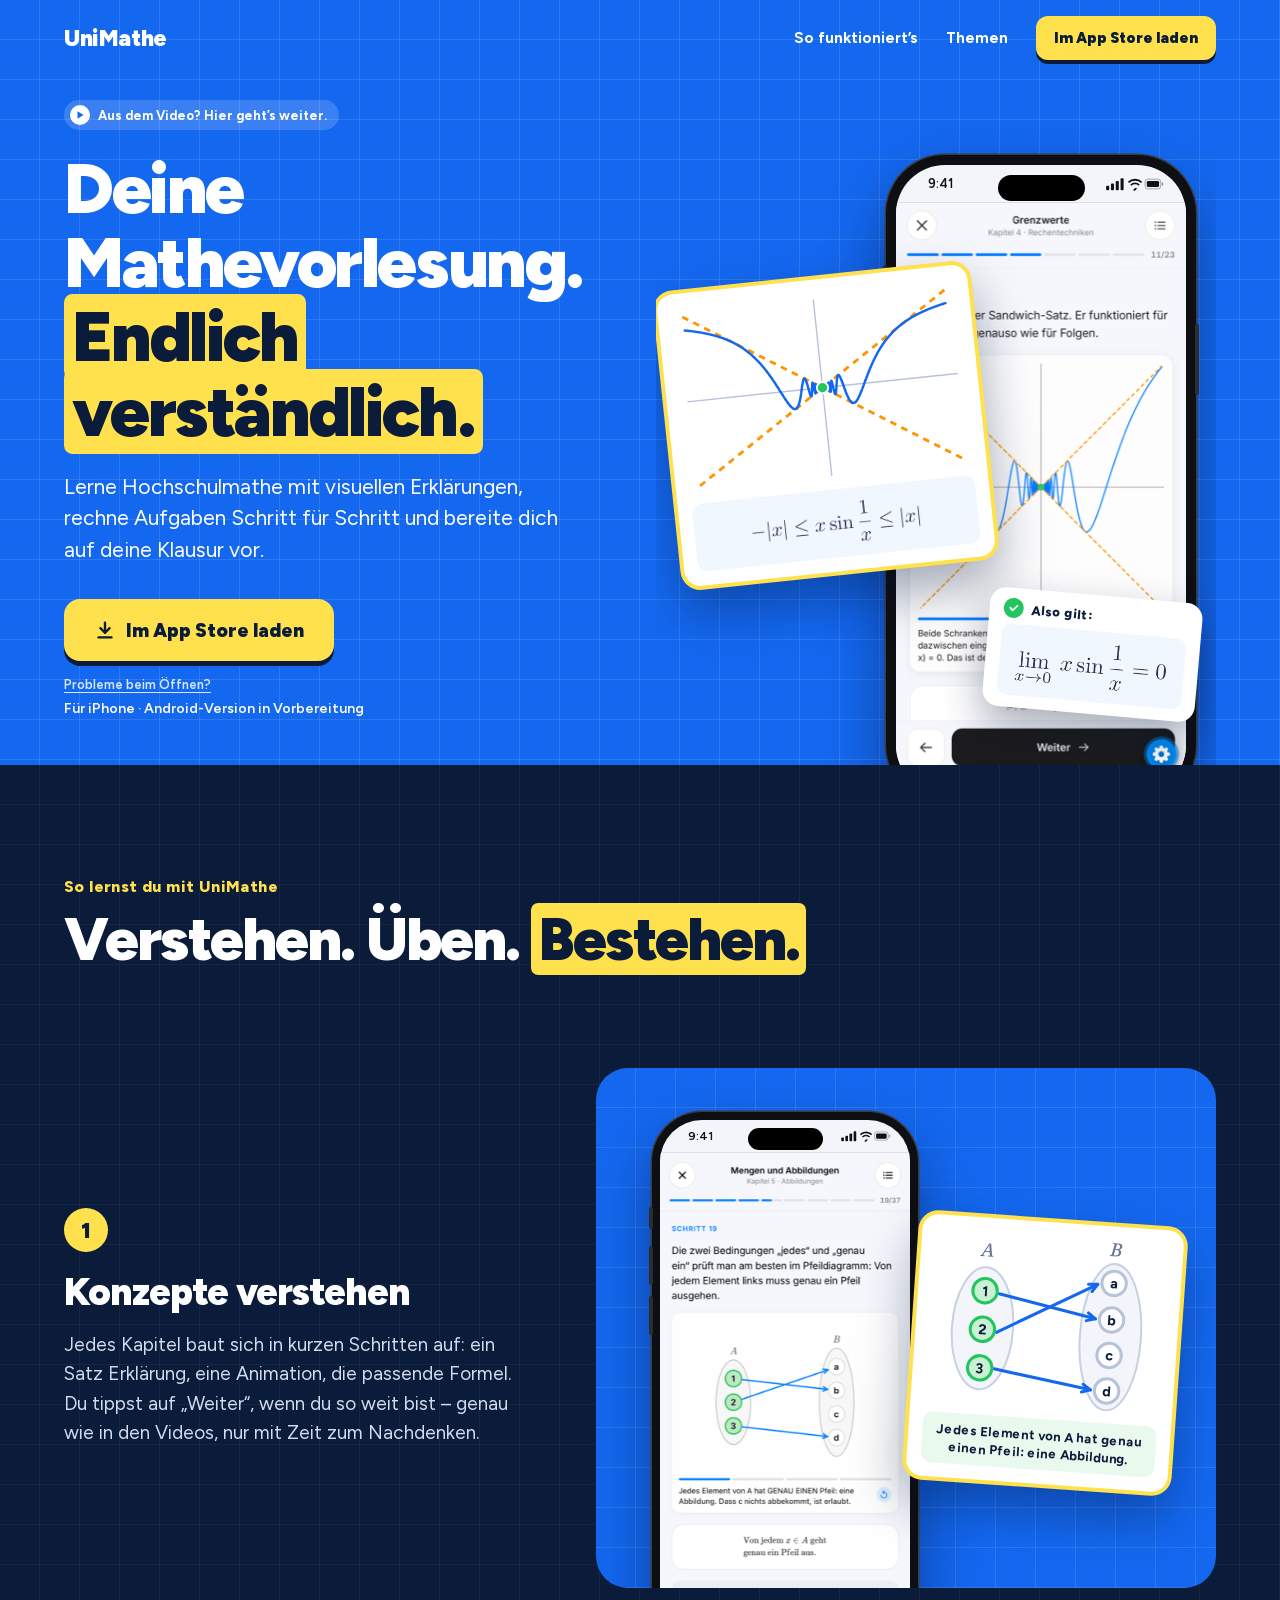
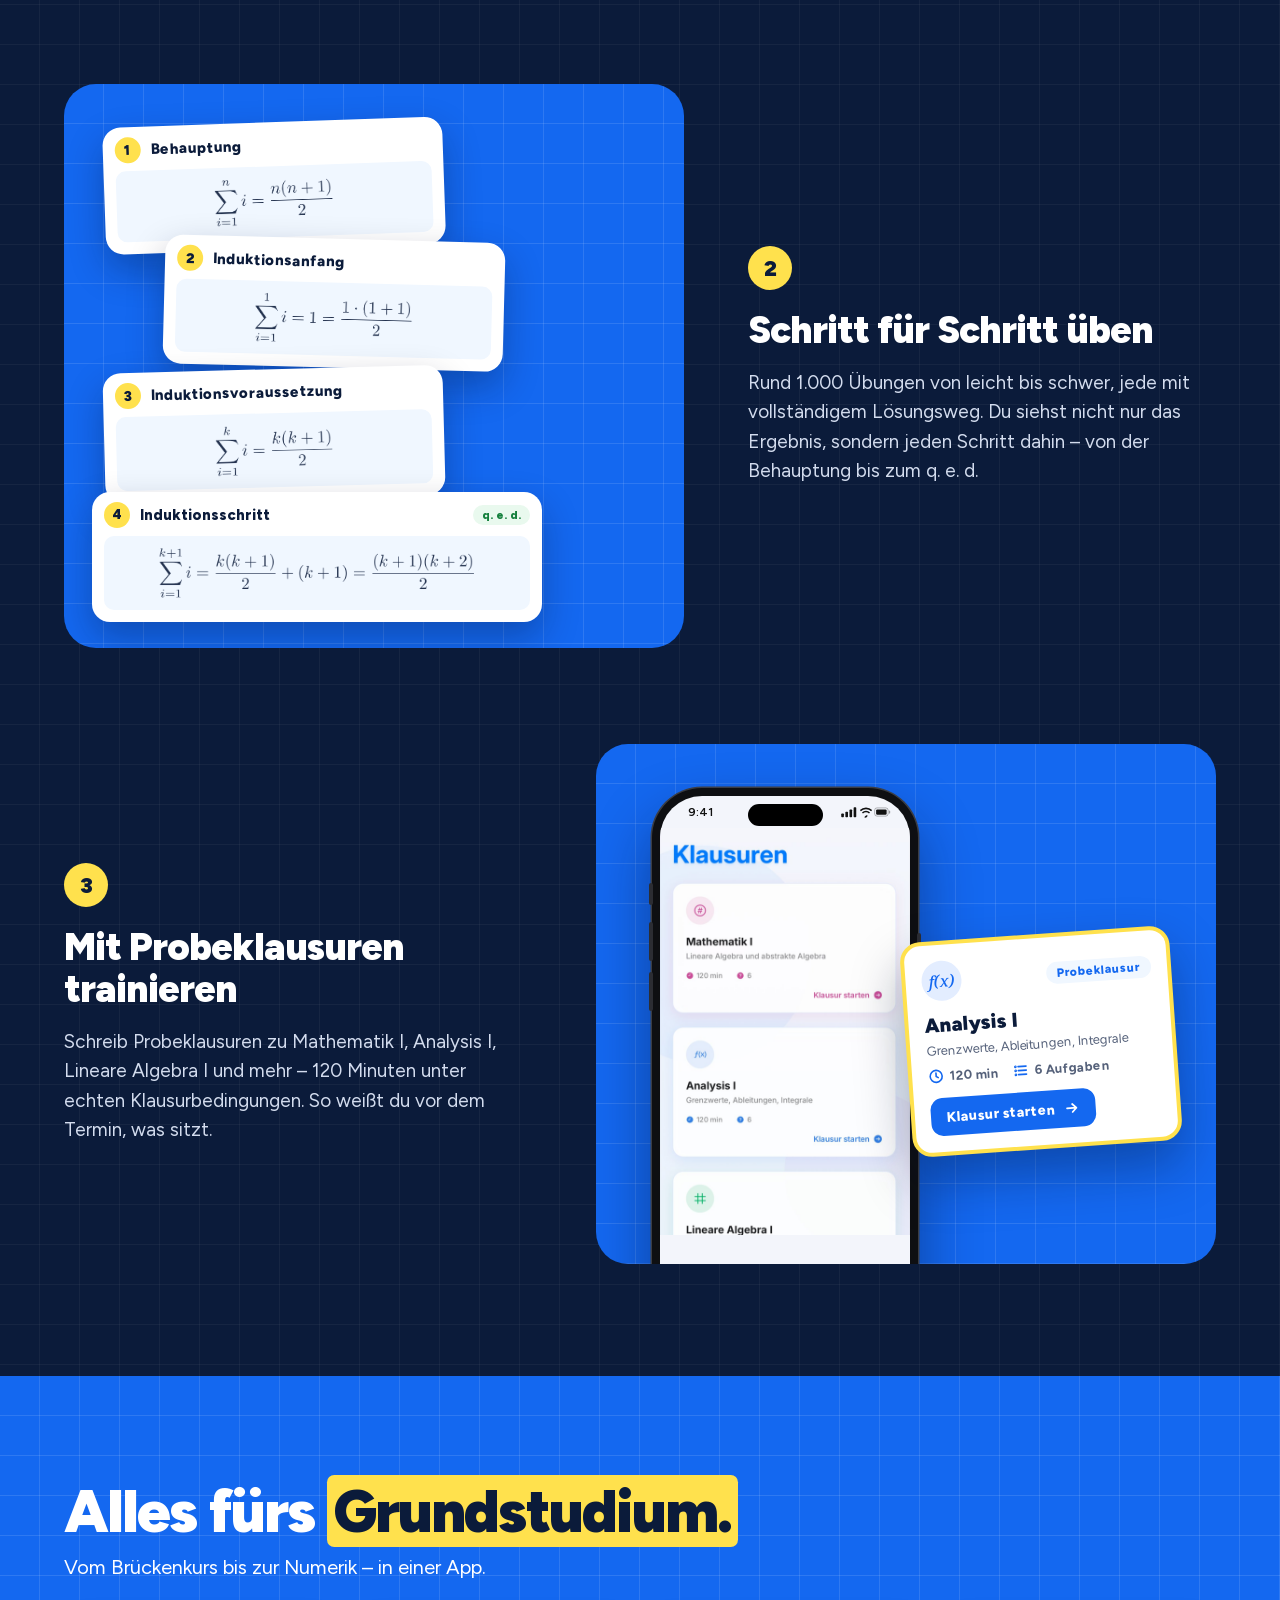
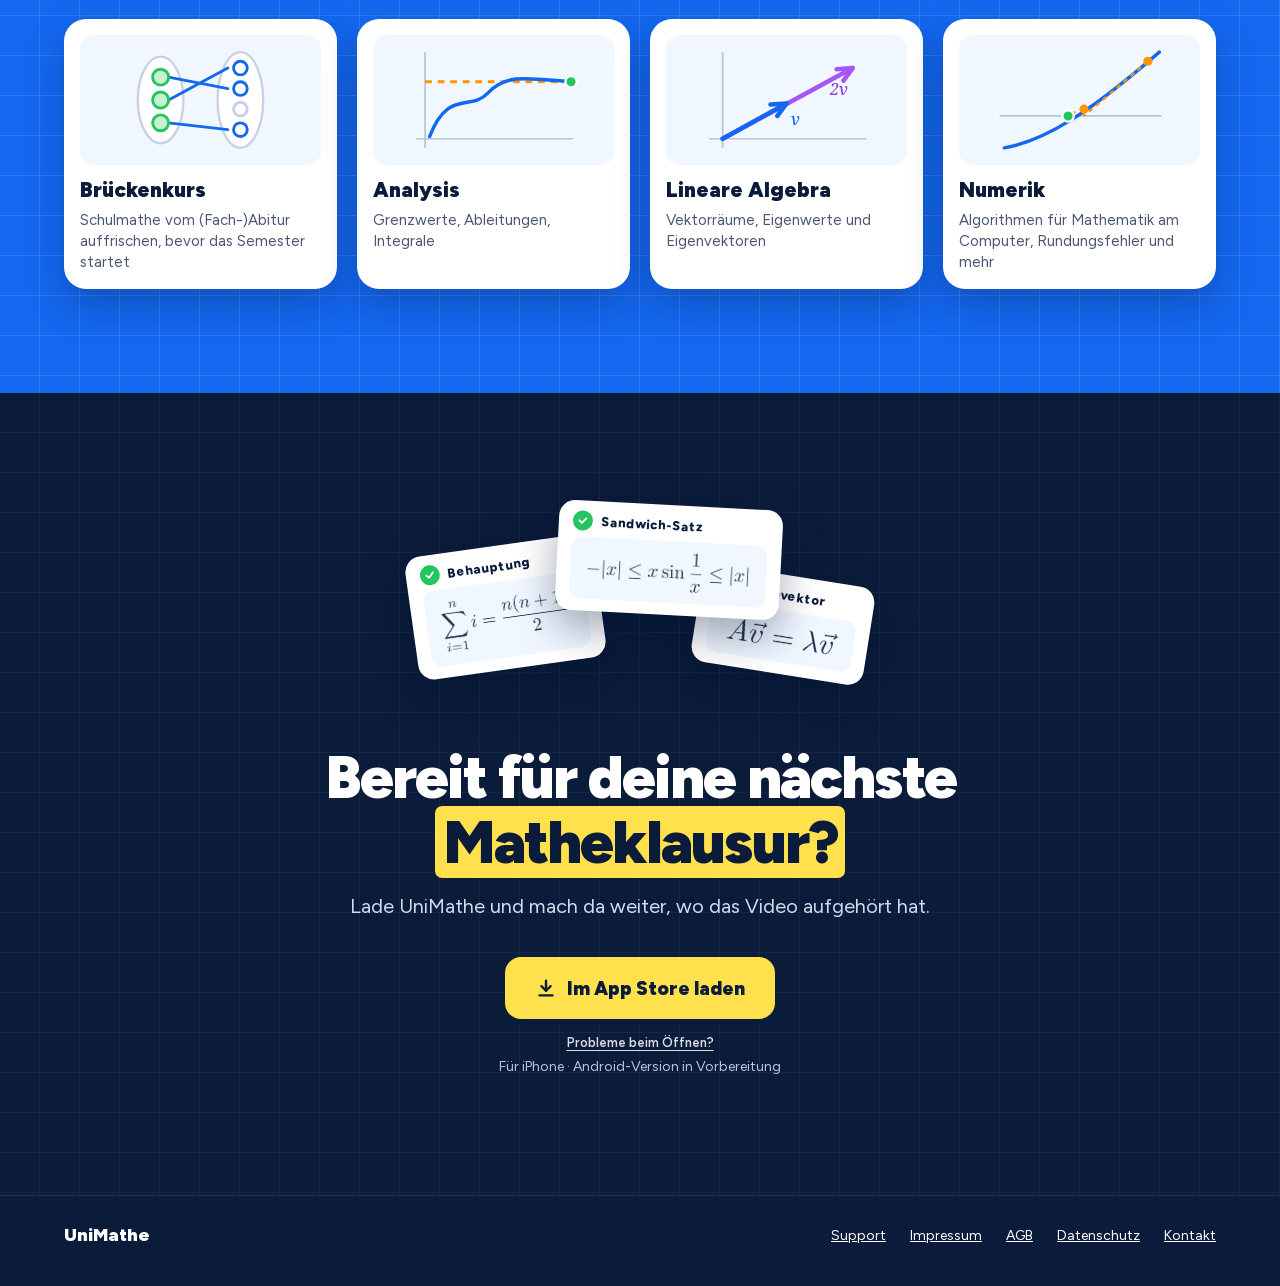
<file: index.html>
<!DOCTYPE html>
<html lang="de">
<head>
<meta charset="utf-8">
<meta name="viewport" content="width=device-width, initial-scale=1, viewport-fit=cover">
<title>UniMathe – Deine Mathevorlesung. Endlich verständlich.</title>
<meta name="description" content="Lerne Hochschulmathe mit visuellen Erklärungen, rechne Aufgaben Schritt für Schritt und bereite dich auf deine Klausur vor. UniMathe für iPhone.">
<meta name="theme-color" content="#1468F0">
<meta name="apple-itunes-app" content="app-id=6745843324">
<meta property="og:type" content="website">
<meta property="og:title" content="UniMathe – Deine Mathevorlesung. Endlich verständlich.">
<meta property="og:description" content="Hochschulmathe mit visuellen Erklärungen, Übungen mit Lösungsweg und Probeklausuren.">
<meta property="og:locale" content="de_DE">
<link rel="icon" href="/assets/img/favicon.png" type="image/png">
<link rel="apple-touch-icon" href="/assets/img/apple-touch-icon.png">
<link rel="preload" href="/assets/fonts/figtree-latin.woff2" as="font" type="font/woff2" crossorigin>
<link rel="stylesheet" href="/assets/css/site.css">
</head>
<body>
<!-- Desktop-Layout (ab 760px) – aus dem Claude-Design-Export „Desktop · ganze Seite“ -->
<div class="layout layout-desktop" style="width: 100%; background: #0B1B3A; font-family: Figtree, system-ui, sans-serif; color: #FFFFFF; display: flex; flex-direction: column">
  <section class="um-blue" style="display: flex; flex-direction: column; overflow: hidden">
    <header style="width: 100%; max-width: 1200px; margin: 0 auto; box-sizing: border-box; padding: 0 24px; min-height: 76px; display: flex; flex-wrap: wrap; align-items: center; justify-content: space-between; gap: 16px">
      <a href="/" aria-label="UniMathe – Startseite" style="font-size: 23px; font-weight: 900; letter-spacing: -0.4px; color: #FFFFFF; text-decoration: none">UniMathe</a>
      <nav aria-label="Hauptnavigation" style="display: flex; flex-wrap: wrap; align-items: center; gap: 28px; font-size: 15px; font-weight: 700">
        <a href="#so-gehts" style="color: #FFFFFF; text-decoration: none">So funktioniert’s</a>
        <a href="#themen" style="color: #FFFFFF; text-decoration: none">Themen</a>
        <a href="/go" style="height: 44px; padding: 0 18px; border-radius: 12px; background: #FFE14D; color: #0B1B3A; font-weight: 900; text-decoration: none; display: flex; align-items: center; box-shadow: 0 4px 0 #0B1B3A">Im App Store laden</a>
      </nav>
    </header>
    <div style="width: 100%; max-width: 1200px; margin: 0 auto; box-sizing: border-box; padding: 24px 24px 0; display: flex; flex-wrap: wrap; align-items: center; justify-content: space-between; gap: 32px">
      <div style="flex: 1 1 480px; max-width: 600px; padding-bottom: 48px; display: flex; flex-direction: column; align-items: flex-start">
        <span style="align-self: flex-start; display: flex; align-items: center; gap: 8px; height: 30px; padding: 0 12px 0 6px; border-radius: 999px; background: rgba(255,255,255,0.16); font-size: 13px; font-weight: 700; color: #FFFFFF">
        <span style="width: 20px; height: 20px; border-radius: 10px; background: #FFFFFF; display: flex; align-items: center; justify-content: center"><svg width="10" height="10" viewBox="0 0 10 10" aria-hidden="true"><path d="M2.5 1.2 L8.6 5 L2.5 8.8 Z" fill="#1468F0"></path></svg></span>
        Aus dem Video? Hier geht’s weiter.
      </span>
        <h1 style="margin: 22px 0 22px; font-size: 70px; line-height: 1.06; font-weight: 900; letter-spacing: -2.4px">Deine Mathevorlesung. <span style="background: #FFE14D; color: #0B1B3A; padding: 0 0.12em; border-radius: 0.12em; box-decoration-break: clone; -webkit-box-decoration-break: clone">Endlich verständlich.</span></h1>
        <p style="margin: 0 0 34px; font-size: 21px; line-height: 1.5; color: #FFFFFF; max-width: 520px">Lerne Hochschulmathe mit visuellen Erklärungen, rechne Aufgaben Schritt für Schritt und bereite dich auf deine Klausur vor.</p>
        <a href="/go" style="align-self: flex-start; display: flex; align-items: center; gap: 10px; height: 62px; padding: 0 30px; border-radius: 16px; background: #FFE14D; color: #0B1B3A; font-size: 19px; font-weight: 900; text-decoration: none; box-shadow: 0 5px 0 #0B1B3A">
        <svg width="22" height="22" viewBox="0 0 24 24" fill="none" stroke="currentColor" stroke-width="2.6" stroke-linecap="round" stroke-linejoin="round" aria-hidden="true"><path d="M12 4v11"></path><path d="m7 10 5 5 5-5"></path><path d="M5 20h14"></path></svg>
        Im App Store laden
      </a>
        <a class="help-link" style="margin-top: 16px" href="/go?help=1">Probleme beim Öffnen?</a>
        <p style="margin: 8px 0 0; font-size: 14px; font-weight: 600; color: #FFFFFF">Für iPhone · Android-Version in Vorbereitung</p>
      </div>
      <div style="flex: 0 1 560px; position: relative; height: 640px; overflow: hidden; align-self: flex-end">
        <div style="position: absolute; left: 230px; top: 30px">
          <div style="position: relative; width: 310px">
            <span aria-hidden="true" style="position: absolute; left: -3px; top: 110px; width: 4px; height: 26px; border-radius: 2px; background: #2C2D33"></span><span aria-hidden="true" style="position: absolute; left: -3px; top: 156px; width: 4px; height: 45px; border-radius: 2px; background: #2C2D33"></span><span aria-hidden="true" style="position: absolute; left: -3px; top: 214px; width: 4px; height: 45px; border-radius: 2px; background: #2C2D33"></span><span aria-hidden="true" style="position: absolute; right: -3px; top: 169px; width: 4px; height: 71px; border-radius: 2px; background: #2C2D33"></span>
            <div style="padding: 10px; border-radius: 59px; background: #0E0F12; box-shadow: 0 0 0 1.5px #3B3D44, 0 30px 60px rgba(4,16,48,0.45)">
              <div style="position: relative; width: 290px; height: 629px; border-radius: 49px; overflow: hidden; background: #F3F5FB; display: flex; flex-direction: column">
                <div style="height: 37px; flex-shrink: 0; box-sizing: border-box; padding: 0 22px 0 32px; display: flex; align-items: center; justify-content: space-between; color: #111111; font-family: -apple-system, 'SF Pro Text', Figtree, sans-serif; font-size: 13px; font-weight: 600"><span>9:41</span><svg width="58" height="14" viewBox="0 0 66 16" fill="#111111" aria-hidden="true"><rect x="0" y="10" width="3.5" height="5" rx="1"></rect><rect x="5.5" y="7.5" width="3.5" height="7.5" rx="1"></rect><rect x="11" y="4.5" width="3.5" height="10.5" rx="1"></rect><rect x="16.5" y="1.5" width="3.5" height="13.5" rx="1"></rect><path d="M33 4.2c2.6 0 5 1 6.8 2.7l1.4-1.5A11.8 11.8 0 0 0 33 2a11.8 11.8 0 0 0-8.2 3.4l1.4 1.5A9.7 9.7 0 0 1 33 4.2Zm0 4.2c1.5 0 2.9.6 4 1.6l1.4-1.5A7.7 7.7 0 0 0 33 6.3a7.7 7.7 0 0 0-5.4 2.2L29 10a5.6 5.6 0 0 1 4-1.6Zm0 4.1-2.5 2.6L33 15.6l2.5-2.5A3.5 3.5 0 0 0 33 12.5Z"></path><rect x="44.5" y="2.5" width="18" height="11" rx="3.2" fill="none" stroke="#111111" stroke-opacity="0.4"></rect><rect x="46.5" y="4.5" width="14" height="7" rx="1.6"></rect><rect x="63.6" y="6" width="1.6" height="4" rx="0.8" fill-opacity="0.4"></rect></svg></div>
                <span aria-hidden="true" style="position: absolute; left: 50%; top: 10px; width: 87px; height: 26px; margin-left: -43px; border-radius: 13px; background: #000000"></span>
                <img decoding="async" src="/assets/img/screen-sandwich-satz.png" alt="UniMathe-Lernschritt zum Sandwich-Satz mit Graph von x·sin(1/x)" style="display: block; width: 100%; height: auto">
              </div>
            </div>
          </div>
        </div>
        <div style="position: absolute; left: 10px; top: 150px; transform: rotate(-6deg)">
          <div style="width: 320px; box-sizing: border-box; padding: 14px; border-radius: 20px; background: #FFFFFF; border: 4px solid #FFE14D; box-shadow: 0 24px 50px rgba(4,16,48,0.35); display: flex; flex-direction: column; align-items: center; gap: 8px">
            <svg width="283" height="189" viewBox="0 0 300 200" role="img" aria-label="Graph von x·sin(1/x), eingeklemmt zwischen den Geraden −|x| und |x|" style="display: block">
              <line x1="6" y1="100" x2="294" y2="100" stroke="#B7C3D9" stroke-width="1.5"></line>
              <line x1="150" y1="6" x2="150" y2="194" stroke="#B7C3D9" stroke-width="1.5"></line>
              <path d="M10 10 L290 190 M10 190 L290 10" stroke="#FF9500" stroke-width="3" stroke-dasharray="7 6" fill="none"></path>
              <path d="M10.0 24.3 L11.1 24.5 L12.2 24.7 L13.3 24.9 L14.3 25.1 L15.4 25.4 L16.5 25.6 L17.5 25.8 L18.6 26.1 L19.6 26.3 L20.6 26.6 L21.6 26.8 L22.6 27.1 L23.6 27.3 L24.6 27.6 L25.6 27.8 L26.6 28.1 L27.6 28.4 L28.5 28.6 L29.5 28.9 L30.4 29.2 L31.4 29.5 L32.3 29.8 L33.2 30.1 L34.1 30.4 L35.1 30.7 L36.0 31.0 L36.9 31.3 L37.7 31.6 L38.6 31.9 L39.5 32.2 L40.4 32.5 L41.2 32.9 L42.1 33.2 L42.9 33.5 L43.8 33.9 L44.6 34.2 L45.4 34.6 L46.3 34.9 L47.1 35.3 L47.9 35.7 L48.7 36.0 L49.5 36.4 L50.3 36.8 L51.1 37.2 L51.8 37.6 L52.6 37.9 L53.4 38.3 L54.1 38.7 L54.9 39.2 L55.6 39.6 L56.4 40.0 L57.1 40.4 L57.8 40.8 L58.6 41.3 L59.3 41.7 L60.0 42.1 L60.7 42.6 L61.4 43.0 L62.1 43.5 L62.8 44.0 L63.5 44.4 L64.2 44.9 L64.8 45.4 L65.5 45.9 L66.2 46.4 L66.8 46.9 L67.5 47.4 L68.1 47.9 L68.8 48.4 L69.4 48.9 L70.0 49.4 L70.7 50.0 L71.3 50.5 L71.9 51.0 L72.5 51.6 L73.1 52.1 L73.7 52.7 L74.3 53.2 L74.9 53.8 L75.5 54.4 L76.1 55.0 L76.7 55.5 L77.3 56.1 L77.8 56.7 L78.4 57.3 L79.0 57.9 L79.5 58.5 L80.1 59.2 L80.6 59.8 L81.2 60.4 L81.7 61.0 L82.2 61.7 L82.8 62.3 L83.3 63.0 L83.8 63.6 L84.3 64.3 L84.9 64.9 L85.4 65.6 L85.9 66.3 L86.4 67.0 L86.9 67.6 L87.4 68.3 L87.9 69.0 L88.4 69.7 L88.8 70.4 L89.3 71.1 L89.8 71.8 L90.3 72.5 L90.7 73.2 L91.2 74.0 L91.7 74.7 L92.1 75.4 L92.6 76.1 L93.0 76.9 L93.5 77.6 L93.9 78.3 L94.4 79.1 L94.8 79.8 L95.2 80.6 L95.7 81.3 L96.1 82.1 L96.5 82.8 L96.9 83.6 L97.4 84.3 L97.8 85.1 L98.2 85.8 L98.6 86.6 L99.0 87.3 L99.4 88.1 L99.8 88.8 L100.2 89.6 L100.6 90.3 L101.0 91.1 L101.3 91.8 L101.7 92.6 L102.1 93.3 L102.5 94.1 L102.9 94.8 L103.2 95.6 L103.6 96.3 L104.0 97.0 L104.3 97.8 L104.7 98.5 L105.0 99.2 L105.4 99.9 L105.7 100.6 L106.1 101.3 L106.4 102.0 L106.8 102.7 L107.1 103.4 L107.5 104.1 L107.8 104.7 L108.1 105.4 L108.4 106.0 L108.8 106.7 L109.1 107.3 L109.4 107.9 L109.7 108.5 L110.1 109.1 L110.4 109.7 L110.7 110.3 L111.0 110.8 L111.3 111.4 L111.6 111.9 L111.9 112.4 L112.2 113.0 L112.5 113.4 L112.8 113.9 L113.1 114.4 L113.4 114.8 L113.7 115.2 L113.9 115.7 L114.2 116.0 L114.5 116.4 L114.8 116.8 L115.1 117.1 L115.3 117.4 L115.6 117.7 L115.9 118.0 L116.2 118.2 L116.4 118.5 L116.7 118.7 L116.9 118.9 L117.2 119.0 L117.5 119.2 L117.7 119.3 L118.0 119.4 L118.2 119.5 L118.5 119.5 L118.7 119.5 L119.0 119.5 L119.2 119.5 L119.5 119.5 L119.7 119.4 L119.9 119.3 L120.2 119.2 L120.4 119.0 L120.6 118.9 L120.9 118.6 L121.1 118.4 L121.3 118.2 L121.5 117.9 L121.8 117.6 L122.0 117.3 L122.2 116.9 L122.4 116.6 L122.6 116.2 L122.9 115.7 L123.1 115.3 L123.3 114.8 L123.5 114.3 L123.7 113.8 L123.9 113.3 L124.1 112.8 L124.3 112.2 L124.5 111.6 L124.7 111.0 L124.9 110.4 L125.1 109.8 L125.3 109.1 L125.5 108.5 L125.7 107.8 L125.9 107.1 L126.1 106.4 L126.3 105.7 L126.5 105.0 L126.6 104.3 L126.8 103.6 L127.0 102.9 L127.2 102.1 L127.4 101.4 L127.5 100.7 L127.7 100.0 L127.9 99.3 L128.1 98.6 L128.2 97.9 L128.4 97.2 L128.6 96.6 L128.7 95.9 L128.9 95.3 L129.1 94.7 L129.2 94.1 L129.4 93.5 L129.6 92.9 L129.7 92.4 L129.9 91.9 L130.0 91.4 L130.2 91.0 L130.4 90.6 L130.5 90.2 L130.7 89.8 L130.8 89.5 L131.0 89.2 L131.1 89.0 L131.3 88.8 L131.4 88.7 L131.6 88.5 L131.7 88.5 L131.8 88.4 L132.0 88.5 L132.1 88.5 L132.3 88.6 L132.4 88.8 L132.6 88.9 L132.7 89.2 L132.8 89.4 L133.0 89.8 L133.1 90.1 L133.2 90.5 L133.4 90.9 L133.5 91.4 L133.6 91.9 L133.7 92.4 L133.9 93.0 L134.0 93.6 L134.1 94.2 L134.3 94.8 L134.4 95.5 L134.5 96.2 L134.6 96.9 L134.7 97.6 L134.9 98.3 L135.0 99.0 L135.1 99.7 L135.2 100.4 L135.3 101.1 L135.4 101.8 L135.6 102.5 L135.7 103.1 L135.8 103.8 L135.9 104.4 L136.0 104.9 L136.1 105.5 L136.2 106.0 L136.3 106.4 L136.4 106.8 L136.6 107.2 L136.7 107.5 L136.8 107.8 L136.9 108.0 L137.0 108.1 L137.1 108.2 L137.2 108.2 L137.3 108.2 L137.4 108.1 L137.5 107.9 L137.6 107.7 L137.7 107.4 L137.8 107.1 L137.9 106.7 L138.0 106.3 L138.1 105.8 L138.1 105.2 L138.2 104.7 L138.3 104.0 L138.4 103.4 L138.5 102.7 L138.6 102.0 L138.7 101.3 L138.8 100.6 L138.9 99.9 L139.0 99.2 L139.0 98.5 L139.1 97.8 L139.2 97.2 L139.3 96.6 L139.4 96.0 L139.5 95.5 L139.6 95.0 L139.6 94.6 L139.7 94.3 L139.8 94.0 L139.9 93.8 L140.0 93.7 L140.0 93.6 L140.1 93.6 L140.2 93.7 L140.3 93.9 L140.3 94.2 L140.4 94.5 L140.5 94.9 L140.6 95.4 L140.6 95.9 L140.7 96.5 L140.8 97.1 L140.9 97.8 L140.9 98.5 L141.0 99.2 L141.1 99.9 L141.1 100.6 L141.2 101.3 L141.3 101.9 L141.4 102.6 L141.4 103.2 L141.5 103.7 L141.6 104.1 L141.6 104.5 L141.7 104.8 L141.8 105.1 L141.8 105.2 L141.9 105.2 L141.9 105.2 L142.0 105.0 L142.1 104.7 L142.1 104.4 L142.2 104.0 L142.3 103.5 L142.3 102.9 L142.4 102.3 L142.4 101.6 L142.5 100.9 L142.6 100.2 L142.6 99.5 L142.7 98.8 L142.7 98.1 L142.8 97.5 L142.8 97.0 L142.9 96.5 L143.0 96.1 L143.0 95.8 L143.1 95.7 L143.1 95.6 L143.2 95.6 L143.2 95.8 L143.3 96.1 L143.3 96.4 L143.4 96.9 L143.4 97.4 L143.5 98.1 L143.5 98.7 L143.6 99.4 L143.6 100.1 L143.7 100.8 L143.7 101.5 L143.8 102.1 L143.8 102.7 L143.9 103.1 L143.9 103.5 L144.0 103.7 L144.0 103.8 L144.1 103.8 L144.1 103.6 L144.2 103.4 L144.2 103.0 L144.3 102.5 L144.3 101.9 L144.4 101.2 L144.4 100.5 L144.4 99.8 L144.5 99.1 L144.5 98.5 L144.6 97.9 L144.6 97.4 L144.7 97.0 L144.7 96.7 L144.7 96.6 L144.8 96.7 L144.8 96.9 L144.9 97.2 L144.9 97.6 L144.9 98.2 L145.0 98.8 L145.0 99.5 L145.1 100.2 L145.1 100.9 L145.1 101.6 L145.2 102.1 L145.2 102.6 L145.3 102.9 L145.3 103.0 L145.3 103.0 L145.4 102.8 L145.4 102.5 L145.4 102.0 L145.5 101.4 L145.5 100.7 L145.5 100.0 L145.6 99.3 L145.6 98.7 L145.6 98.1 L145.7 97.7 L145.7 97.4 L145.7 97.3 L145.8 97.3 L145.8 97.6 L145.8 98.0 L145.9 98.6 L145.9 99.2 L145.9 99.9 L146.0 100.6 L146.0 101.3 L146.0 101.8 L146.1 102.2 L146.1 102.4 L146.1 102.5 L146.2 102.3 L146.2 102.0 L146.2 101.4 L146.3 100.8 L146.3 100.1 L146.3 99.4 L146.3 98.8 L146.4 98.2 L146.4 97.9 L146.4 97.7 L146.5 97.8 L146.5 98.0 L146.5 98.5 L146.5 99.1 L146.6 99.8 L146.6 100.5 L146.6 101.1 L146.6 101.7 L146.7 102.0 L146.7 102.1 L146.7 102.0 L146.7 101.7 L146.8 101.1 L146.8 100.5 L146.8 99.8 L146.8 99.1 L146.9 98.6 L146.9 98.2 L146.9 98.0 L146.9 98.1 L147.0 98.5 L147.0 99.0 L147.0 99.7 L147.0 100.4 L147.1 101.0 L147.1 101.5 L147.1 101.8 L147.1 101.8 L147.2 101.6 L147.2 101.1 L147.2 100.4 L147.2 99.7 L147.2 99.1 L147.3 98.6 L147.3 98.3 L147.3 98.3 L147.3 98.6 L147.4 99.1 L147.4 99.8 L147.4 100.5 L147.4 101.1 L147.4 101.5 L147.5 101.6 L147.5 101.5 L147.5 101.0 L147.5 100.4 L147.5 99.7 L147.6 99.1 L147.6 98.6 L147.6 98.5 L147.6 98.6 L147.6 99.1 L147.6 99.7 L147.7 100.4 L147.7 101.0 L147.7 101.4 L147.7 101.5 L147.7 101.2 L147.8 100.6 L147.8 99.9 L147.8 99.3 L147.8 98.8 L147.8 98.6 L147.8 98.8 L147.9 99.3 L147.9 99.9 L147.9 100.6 L147.9 101.1 L147.9 101.3 L147.9 101.2 L148.0 100.7 L148.0 100.0 L148.0 99.3 L148.0 98.9 L148.0 98.7 L148.0 99.0 L148.1 99.6 L148.1 100.3 L148.1 100.9 L148.1 101.2 L148.1 101.1 L148.1 100.7 L148.1 100.0 L148.2 99.4 L148.2 98.9 L148.2 98.9 L148.2 99.2 L148.2 99.9 L148.2 100.5 L148.2 101.0 L148.3 101.1 L148.3 100.8 L148.3 100.1 L148.3 99.4 L148.3 99.0 L148.3 99.0 L148.3 99.4 L148.3 100.0 L148.4 100.7 L148.4 101.0 L148.4 100.9 L148.4 100.4 L148.4 99.7 L148.4 99.2 L148.4 99.0 L148.5 99.3 L148.5 100.0 L148.5 100.6 L148.5 101.0 L148.5 100.8 L148.5 100.2 L148.5 99.5 L148.5 99.1 L148.5 99.2 L148.6 99.7 L148.6 100.4 L148.6 100.8 L148.6 100.8 L148.6 100.4 L148.6 99.7 L148.6 99.2 L148.6 99.2 L148.6 99.7 L148.7 100.4 L148.7 100.8 L148.7 100.7 L148.7 100.1 L148.7 99.5 L148.7 99.2 L148.7 99.4 L148.7 100.1 L148.7 100.7 L148.7 100.8 L148.8 100.3 L148.8 99.6 L148.8 99.2 L148.8 99.4 L148.8 100.1 L148.8 100.6 L148.8 100.7 L148.8 100.2 L148.8 99.5 L148.8 99.3 L148.9 99.6 L148.9 100.3 L148.9 100.7 L148.9 100.5 L148.9 99.9 L148.9 99.3 L148.9 99.4 L148.9 100.1 L148.9 100.6 L148.9 100.6 L148.9 100.0 L148.9 99.4 L149.0 99.4 L149.0 100.0 L149.0 100.6 L149.0 100.5 L149.0 99.9 L149.0 99.4 L149.0 99.5 L149.0 100.2 L149.0 100.6 L149.0 100.3 L149.0 99.7 L149.0 99.4 L149.1 99.8 L149.1 100.5 L149.1 100.5 L149.1 99.9 L149.1 99.4 L149.1 99.7 L149.1 100.3 L149.1 100.6 L149.1 100.1 L149.1 99.5 L149.1 99.6 L149.1 100.3 L149.1 100.5 L149.1 100.0 L149.1 99.5 L149.2 99.7 L149.2 100.3 L149.2 100.5 L149.2 99.9 L149.2 99.5 L149.2 99.9 L149.2 100.5 L149.2 100.3 L149.2 99.6 L149.2 99.6 L149.2 100.2 L149.2 100.5 L149.2 99.9 L149.2 99.5 L149.2 100.0 L149.3 100.5 L149.3 100.1 L149.3 99.6 L149.3 99.8 L149.3 100.4 L149.3 100.2 L149.3 99.6 L149.3 99.7 L149.3 100.4 L149.3 100.3 L149.3 99.6 L149.3 99.8 L149.3 100.4 L149.3 100.2 L149.3 99.6 L149.3 99.9 L149.3 100.4 L149.3 100.0 L149.3 99.6 L149.4 100.1 L149.4 100.4 L149.4 99.8 L149.4 99.7 L149.4 100.3 L149.4 100.2 L149.4 99.6 L149.4 100.0 L149.4 100.4 L149.4 99.9 L149.4 99.7 L149.4 100.3 L149.4 100.1 L149.4 99.6 L149.4 100.1 L149.4 100.3 L149.4 99.7 L149.4 99.9 L149.4 100.3 M150.6 100.3 L150.6 99.9 L150.6 99.7 L150.6 100.3 L150.6 100.1 L150.6 99.6 L150.6 100.1 L150.6 100.3 L150.6 99.7 L150.6 99.9 L150.6 100.4 L150.6 100.0 L150.6 99.6 L150.6 100.2 L150.6 100.3 L150.6 99.7 L150.6 99.8 L150.6 100.4 L150.6 100.1 L150.7 99.6 L150.7 100.0 L150.7 100.4 L150.7 99.9 L150.7 99.6 L150.7 100.2 L150.7 100.4 L150.7 99.8 L150.7 99.6 L150.7 100.3 L150.7 100.4 L150.7 99.7 L150.7 99.6 L150.7 100.2 L150.7 100.4 L150.7 99.8 L150.7 99.6 L150.7 100.1 L150.7 100.5 L150.8 100.0 L150.8 99.5 L150.8 99.9 L150.8 100.5 L150.8 100.2 L150.8 99.6 L150.8 99.6 L150.8 100.3 L150.8 100.5 L150.8 99.9 L150.8 99.5 L150.8 99.9 L150.8 100.5 L150.8 100.3 L150.8 99.7 L150.9 99.5 L150.9 100.0 L150.9 100.5 L150.9 100.3 L150.9 99.6 L150.9 99.5 L150.9 100.1 L150.9 100.6 L150.9 100.3 L150.9 99.7 L150.9 99.4 L150.9 99.9 L150.9 100.5 L150.9 100.5 L150.9 99.8 L151.0 99.4 L151.0 99.7 L151.0 100.3 L151.0 100.6 L151.0 100.2 L151.0 99.5 L151.0 99.4 L151.0 99.9 L151.0 100.5 L151.0 100.6 L151.0 100.0 L151.0 99.4 L151.1 99.4 L151.1 100.0 L151.1 100.6 L151.1 100.6 L151.1 100.1 L151.1 99.4 L151.1 99.3 L151.1 99.9 L151.1 100.5 L151.1 100.7 L151.1 100.3 L151.1 99.6 L151.2 99.3 L151.2 99.5 L151.2 100.2 L151.2 100.7 L151.2 100.6 L151.2 100.1 L151.2 99.4 L151.2 99.2 L151.2 99.6 L151.2 100.3 L151.3 100.8 L151.3 100.7 L151.3 100.1 L151.3 99.4 L151.3 99.2 L151.3 99.5 L151.3 100.1 L151.3 100.7 L151.3 100.8 L151.3 100.4 L151.4 99.7 L151.4 99.2 L151.4 99.2 L151.4 99.7 L151.4 100.4 L151.4 100.8 L151.4 100.8 L151.4 100.4 L151.4 99.7 L151.5 99.2 L151.5 99.1 L151.5 99.5 L151.5 100.2 L151.5 100.8 L151.5 101.0 L151.5 100.6 L151.5 100.0 L151.5 99.3 L151.6 99.0 L151.6 99.2 L151.6 99.7 L151.6 100.4 L151.6 100.9 L151.6 101.0 L151.6 100.7 L151.7 100.0 L151.7 99.4 L151.7 99.0 L151.7 99.0 L151.7 99.4 L151.7 100.1 L151.7 100.8 L151.7 101.1 L151.8 101.0 L151.8 100.5 L151.8 99.9 L151.8 99.2 L151.8 98.9 L151.8 98.9 L151.8 99.4 L151.9 100.0 L151.9 100.7 L151.9 101.1 L151.9 101.2 L151.9 100.9 L151.9 100.3 L151.9 99.6 L152.0 99.0 L152.0 98.7 L152.0 98.9 L152.0 99.3 L152.0 100.0 L152.0 100.7 L152.1 101.2 L152.1 101.3 L152.1 101.1 L152.1 100.6 L152.1 99.9 L152.1 99.3 L152.2 98.8 L152.2 98.6 L152.2 98.8 L152.2 99.3 L152.2 99.9 L152.2 100.6 L152.3 101.2 L152.3 101.5 L152.3 101.4 L152.3 101.0 L152.3 100.4 L152.4 99.7 L152.4 99.1 L152.4 98.6 L152.4 98.5 L152.4 98.6 L152.4 99.1 L152.5 99.7 L152.5 100.4 L152.5 101.0 L152.5 101.5 L152.5 101.6 L152.6 101.5 L152.6 101.1 L152.6 100.5 L152.6 99.8 L152.6 99.1 L152.7 98.6 L152.7 98.3 L152.7 98.3 L152.7 98.6 L152.8 99.1 L152.8 99.7 L152.8 100.4 L152.8 101.1 L152.8 101.6 L152.9 101.8 L152.9 101.8 L152.9 101.5 L152.9 101.0 L153.0 100.4 L153.0 99.7 L153.0 99.0 L153.0 98.5 L153.1 98.1 L153.1 98.0 L153.1 98.2 L153.1 98.6 L153.2 99.1 L153.2 99.8 L153.2 100.5 L153.2 101.1 L153.3 101.7 L153.3 102.0 L153.3 102.1 L153.3 102.0 L153.4 101.7 L153.4 101.1 L153.4 100.5 L153.4 99.8 L153.5 99.1 L153.5 98.5 L153.5 98.0 L153.5 97.8 L153.6 97.7 L153.6 97.9 L153.6 98.2 L153.7 98.8 L153.7 99.4 L153.7 100.1 L153.7 100.8 L153.8 101.4 L153.8 102.0 L153.8 102.3 L153.9 102.5 L153.9 102.4 L153.9 102.2 L154.0 101.8 L154.0 101.3 L154.0 100.6 L154.1 99.9 L154.1 99.2 L154.1 98.6 L154.2 98.0 L154.2 97.6 L154.2 97.3 L154.3 97.3 L154.3 97.4 L154.3 97.7 L154.4 98.1 L154.4 98.7 L154.4 99.3 L154.5 100.0 L154.5 100.7 L154.5 101.4 L154.6 102.0 L154.6 102.5 L154.6 102.8 L154.7 103.0 L154.7 103.0 L154.7 102.9 L154.8 102.6 L154.8 102.1 L154.9 101.6 L154.9 100.9 L154.9 100.2 L155.0 99.5 L155.0 98.8 L155.1 98.2 L155.1 97.6 L155.1 97.2 L155.2 96.9 L155.2 96.7 L155.3 96.6 L155.3 96.7 L155.3 97.0 L155.4 97.4 L155.4 97.9 L155.5 98.5 L155.5 99.1 L155.6 99.8 L155.6 100.5 L155.6 101.2 L155.7 101.9 L155.7 102.5 L155.8 103.0 L155.8 103.4 L155.9 103.6 L155.9 103.8 L156.0 103.8 L156.0 103.7 L156.1 103.5 L156.1 103.1 L156.2 102.7 L156.2 102.1 L156.3 101.5 L156.3 100.8 L156.4 100.1 L156.4 99.4 L156.5 98.7 L156.5 98.1 L156.6 97.4 L156.6 96.9 L156.7 96.4 L156.7 96.1 L156.8 95.8 L156.8 95.6 L156.9 95.6 L156.9 95.7 L157.0 95.8 L157.0 96.1 L157.1 96.5 L157.2 97.0 L157.2 97.5 L157.3 98.1 L157.3 98.8 L157.4 99.5 L157.4 100.2 L157.5 100.9 L157.6 101.6 L157.6 102.3 L157.7 102.9 L157.7 103.5 L157.8 104.0 L157.9 104.4 L157.9 104.7 L158.0 105.0 L158.1 105.2 L158.1 105.2 L158.2 105.2 L158.2 105.1 L158.3 104.8 L158.4 104.5 L158.4 104.1 L158.5 103.7 L158.6 103.2 L158.6 102.6 L158.7 101.9 L158.8 101.3 L158.9 100.6 L158.9 99.9 L159.0 99.2 L159.1 98.5 L159.1 97.8 L159.2 97.1 L159.3 96.5 L159.4 95.9 L159.4 95.4 L159.5 94.9 L159.6 94.5 L159.7 94.2 L159.7 93.9 L159.8 93.7 L159.9 93.6 L160.0 93.6 L160.0 93.7 L160.1 93.8 L160.2 94.0 L160.3 94.3 L160.4 94.6 L160.4 95.0 L160.5 95.5 L160.6 96.0 L160.7 96.6 L160.8 97.2 L160.9 97.8 L161.0 98.5 L161.0 99.2 L161.1 99.9 L161.2 100.6 L161.3 101.3 L161.4 102.0 L161.5 102.7 L161.6 103.4 L161.7 104.0 L161.8 104.7 L161.9 105.2 L161.9 105.8 L162.0 106.3 L162.1 106.7 L162.2 107.1 L162.3 107.4 L162.4 107.7 L162.5 107.9 L162.6 108.1 L162.7 108.2 L162.8 108.2 L162.9 108.2 L163.0 108.1 L163.1 108.0 L163.2 107.8 L163.3 107.5 L163.4 107.2 L163.6 106.8 L163.7 106.4 L163.8 106.0 L163.9 105.5 L164.0 104.9 L164.1 104.4 L164.2 103.8 L164.3 103.1 L164.4 102.5 L164.6 101.8 L164.7 101.1 L164.8 100.4 L164.9 99.7 L165.0 99.0 L165.1 98.3 L165.3 97.6 L165.4 96.9 L165.5 96.2 L165.6 95.5 L165.7 94.8 L165.9 94.2 L166.0 93.6 L166.1 93.0 L166.3 92.4 L166.4 91.9 L166.5 91.4 L166.6 90.9 L166.8 90.5 L166.9 90.1 L167.0 89.8 L167.2 89.4 L167.3 89.2 L167.4 88.9 L167.6 88.8 L167.7 88.6 L167.9 88.5 L168.0 88.5 L168.2 88.4 L168.3 88.5 L168.4 88.5 L168.6 88.7 L168.7 88.8 L168.9 89.0 L169.0 89.2 L169.2 89.5 L169.3 89.8 L169.5 90.2 L169.6 90.6 L169.8 91.0 L170.0 91.4 L170.1 91.9 L170.3 92.4 L170.4 92.9 L170.6 93.5 L170.8 94.1 L170.9 94.7 L171.1 95.3 L171.3 95.9 L171.4 96.6 L171.6 97.2 L171.8 97.9 L171.9 98.6 L172.1 99.3 L172.3 100.0 L172.5 100.7 L172.6 101.4 L172.8 102.1 L173.0 102.9 L173.2 103.6 L173.4 104.3 L173.5 105.0 L173.7 105.7 L173.9 106.4 L174.1 107.1 L174.3 107.8 L174.5 108.5 L174.7 109.1 L174.9 109.8 L175.1 110.4 L175.3 111.0 L175.5 111.6 L175.7 112.2 L175.9 112.8 L176.1 113.3 L176.3 113.8 L176.5 114.3 L176.7 114.8 L176.9 115.3 L177.1 115.7 L177.4 116.2 L177.6 116.6 L177.8 116.9 L178.0 117.3 L178.2 117.6 L178.5 117.9 L178.7 118.2 L178.9 118.4 L179.1 118.6 L179.4 118.9 L179.6 119.0 L179.8 119.2 L180.1 119.3 L180.3 119.4 L180.5 119.5 L180.8 119.5 L181.0 119.5 L181.3 119.5 L181.5 119.5 L181.8 119.5 L182.0 119.4 L182.3 119.3 L182.5 119.2 L182.8 119.0 L183.1 118.9 L183.3 118.7 L183.6 118.5 L183.8 118.2 L184.1 118.0 L184.4 117.7 L184.7 117.4 L184.9 117.1 L185.2 116.8 L185.5 116.4 L185.8 116.0 L186.1 115.7 L186.3 115.2 L186.6 114.8 L186.9 114.4 L187.2 113.9 L187.5 113.4 L187.8 113.0 L188.1 112.4 L188.4 111.9 L188.7 111.4 L189.0 110.8 L189.3 110.3 L189.6 109.7 L189.9 109.1 L190.3 108.5 L190.6 107.9 L190.9 107.3 L191.2 106.7 L191.6 106.0 L191.9 105.4 L192.2 104.7 L192.5 104.1 L192.9 103.4 L193.2 102.7 L193.6 102.0 L193.9 101.3 L194.3 100.6 L194.6 99.9 L195.0 99.2 L195.3 98.5 L195.7 97.8 L196.0 97.0 L196.4 96.3 L196.8 95.6 L197.1 94.8 L197.5 94.1 L197.9 93.3 L198.3 92.6 L198.7 91.8 L199.0 91.1 L199.4 90.3 L199.8 89.6 L200.2 88.8 L200.6 88.1 L201.0 87.3 L201.4 86.6 L201.8 85.8 L202.2 85.1 L202.6 84.3 L203.1 83.6 L203.5 82.8 L203.9 82.1 L204.3 81.3 L204.8 80.6 L205.2 79.8 L205.6 79.1 L206.1 78.3 L206.5 77.6 L207.0 76.9 L207.4 76.1 L207.9 75.4 L208.3 74.7 L208.8 74.0 L209.3 73.2 L209.7 72.5 L210.2 71.8 L210.7 71.1 L211.2 70.4 L211.6 69.7 L212.1 69.0 L212.6 68.3 L213.1 67.6 L213.6 67.0 L214.1 66.3 L214.6 65.6 L215.1 64.9 L215.7 64.3 L216.2 63.6 L216.7 63.0 L217.2 62.3 L217.8 61.7 L218.3 61.0 L218.8 60.4 L219.4 59.8 L219.9 59.2 L220.5 58.5 L221.0 57.9 L221.6 57.3 L222.2 56.7 L222.7 56.1 L223.3 55.5 L223.9 55.0 L224.5 54.4 L225.1 53.8 L225.7 53.2 L226.3 52.7 L226.9 52.1 L227.5 51.6 L228.1 51.0 L228.7 50.5 L229.3 50.0 L230.0 49.4 L230.6 48.9 L231.2 48.4 L231.9 47.9 L232.5 47.4 L233.2 46.9 L233.8 46.4 L234.5 45.9 L235.2 45.4 L235.8 44.9 L236.5 44.4 L237.2 44.0 L237.9 43.5 L238.6 43.0 L239.3 42.6 L240.0 42.1 L240.7 41.7 L241.4 41.3 L242.2 40.8 L242.9 40.4 L243.6 40.0 L244.4 39.6 L245.1 39.2 L245.9 38.7 L246.6 38.3 L247.4 37.9 L248.2 37.6 L248.9 37.2 L249.7 36.8 L250.5 36.4 L251.3 36.0 L252.1 35.7 L252.9 35.3 L253.7 34.9 L254.6 34.6 L255.4 34.2 L256.2 33.9 L257.1 33.5 L257.9 33.2 L258.8 32.9 L259.6 32.5 L260.5 32.2 L261.4 31.9 L262.3 31.6 L263.1 31.3 L264.0 31.0 L264.9 30.7 L265.9 30.4 L266.8 30.1 L267.7 29.8 L268.6 29.5 L269.6 29.2 L270.5 28.9 L271.5 28.6 L272.4 28.4 L273.4 28.1 L274.4 27.8 L275.4 27.6 L276.4 27.3 L277.4 27.1 L278.4 26.8 L279.4 26.6 L280.4 26.3 L281.4 26.1 L282.5 25.8 L283.5 25.6 L284.6 25.4 L285.7 25.1 L286.7 24.9 L287.8 24.7 L288.9 24.5 L290.0 24.3" stroke="#1468F0" stroke-width="2.6" fill="none" stroke-linejoin="round"></path>
              <circle cx="150" cy="100" r="6" fill="#22C55E" stroke="#FFFFFF" stroke-width="2"></circle>
            </svg>
            <div style="align-self: stretch; padding: 8px 0; border-radius: 10px; background: #F0F7FF; display: flex; justify-content: center"><img decoding="async" src="/assets/img/formel-sandwich.png" alt="minus Betrag x kleiner gleich x mal sin(1/x) kleiner gleich Betrag x" style="display: block; width: 184px; height: 52px"></div>
          </div>
        </div>
        <div style="position: absolute; left: 330px; top: 470px; transform: rotate(5deg)">
          <div style="box-sizing: border-box; padding: 10px 14px 12px; border-radius: 16px; background: #FFFFFF; box-shadow: 0 18px 40px rgba(4,16,48,0.35); display: flex; flex-direction: column; gap: 6px; color: #0B1B3A">
            <span style="display: flex; align-items: center; gap: 8px; font-size: 13px; font-weight: 800"><span style="width: 20px; height: 20px; border-radius: 10px; background: #22C55E; display: flex; align-items: center; justify-content: center"><svg width="12" height="12" viewBox="0 0 24 24" fill="none" stroke="#FFFFFF" stroke-width="3.5" stroke-linecap="round" stroke-linejoin="round" aria-hidden="true"><path d="m5 12 5 5 9-10"></path></svg></span>Also gilt:</span>
            <div style="padding: 6px 10px; border-radius: 10px; background: #F0F7FF; display: flex; justify-content: center"><img decoding="async" src="/assets/img/formel-grenzwert.png" alt="Grenzwert für x gegen 0 von x mal sin(1/x) ist 0" style="display: block; width: 165px; height: 59px"></div>
          </div>
        </div>
      </div>
    </div>
  </section>
  <section id="so-gehts" class="um-navy">
    <div style="width: 100%; max-width: 1200px; margin: 0 auto; box-sizing: border-box; padding: 112px 24px; display: flex; flex-direction: column; gap: 96px">
      <div style="display: flex; flex-direction: column; gap: 12px">
        <span style="font-size: 16px; font-weight: 800; letter-spacing: 0.4px; color: #FFE14D">So lernst du mit UniMathe</span>
        <h2 style="margin: 0; font-size: 60px; line-height: 1.06; font-weight: 900; letter-spacing: -2px">Verstehen. Üben. <span style="background: #FFE14D; color: #0B1B3A; padding: 0 0.12em; border-radius: 0.12em; box-decoration-break: clone; -webkit-box-decoration-break: clone">Bestehen.</span></h2>
      </div>
    <div style="display: flex; flex-direction: row; flex-wrap: wrap; align-items: center; gap: 64px">
      <div style="flex: 1 1 360px; display: flex; flex-direction: column; gap: 16px">
        <span style="width: 44px; height: 44px; flex-shrink: 0; border-radius: 22px; background: #FFE14D; color: #0B1B3A; font-size: 22px; font-weight: 900; display: flex; align-items: center; justify-content: center">1</span>
        <h3 style="margin: 4px 0 0; font-size: 38px; line-height: 1.1; font-weight: 900; letter-spacing: -1px">Konzepte verstehen</h3>
        <p style="margin: 0; font-size: 19px; line-height: 1.55; color: #D3DCEE; max-width: 460px">Jedes Kapitel baut sich in kurzen Schritten auf: ein Satz Erklärung, eine Animation, die passende Formel. Du tippst auf „Weiter“, wenn du so weit bist – genau wie in den Videos, nur mit Zeit zum Nachdenken.</p>
      </div>
      <div class="um-blue" style="flex: 1 1 540px; max-width: 620px; position: relative; height: 520px; border-radius: 32px; overflow: hidden">
        <div style="position: absolute; left: 56px; top: 44px">
          <div style="position: relative; width: 266px">
            <span aria-hidden="true" style="position: absolute; left: -3px; top: 95px; width: 4px; height: 22px; border-radius: 2px; background: #2C2D33"></span><span aria-hidden="true" style="position: absolute; left: -3px; top: 134px; width: 4px; height: 39px; border-radius: 2px; background: #2C2D33"></span><span aria-hidden="true" style="position: absolute; left: -3px; top: 184px; width: 4px; height: 39px; border-radius: 2px; background: #2C2D33"></span><span aria-hidden="true" style="position: absolute; right: -3px; top: 145px; width: 4px; height: 61px; border-radius: 2px; background: #2C2D33"></span>
            <div style="padding: 8px; border-radius: 50px; background: #0E0F12; box-shadow: 0 0 0 1.5px #3B3D44, 0 30px 60px rgba(4,16,48,0.45)">
              <div style="position: relative; width: 250px; height: 542px; border-radius: 42px; overflow: hidden; background: #F3F5FB; display: flex; flex-direction: column">
                <div style="height: 32px; flex-shrink: 0; box-sizing: border-box; padding: 0 19px 0 28px; display: flex; align-items: center; justify-content: space-between; color: #111111; font-family: -apple-system, 'SF Pro Text', Figtree, sans-serif; font-size: 12px; font-weight: 600"><span>9:41</span><svg width="50" height="12" viewBox="0 0 66 16" fill="#111111" aria-hidden="true"><rect x="0" y="10" width="3.5" height="5" rx="1"></rect><rect x="5.5" y="7.5" width="3.5" height="7.5" rx="1"></rect><rect x="11" y="4.5" width="3.5" height="10.5" rx="1"></rect><rect x="16.5" y="1.5" width="3.5" height="13.5" rx="1"></rect><path d="M33 4.2c2.6 0 5 1 6.8 2.7l1.4-1.5A11.8 11.8 0 0 0 33 2a11.8 11.8 0 0 0-8.2 3.4l1.4 1.5A9.7 9.7 0 0 1 33 4.2Zm0 4.2c1.5 0 2.9.6 4 1.6l1.4-1.5A7.7 7.7 0 0 0 33 6.3a7.7 7.7 0 0 0-5.4 2.2L29 10a5.6 5.6 0 0 1 4-1.6Zm0 4.1-2.5 2.6L33 15.6l2.5-2.5A3.5 3.5 0 0 0 33 12.5Z"></path><rect x="44.5" y="2.5" width="18" height="11" rx="3.2" fill="none" stroke="#111111" stroke-opacity="0.4"></rect><rect x="46.5" y="4.5" width="14" height="7" rx="1.6"></rect><rect x="63.6" y="6" width="1.6" height="4" rx="0.8" fill-opacity="0.4"></rect></svg></div>
                <span aria-hidden="true" style="position: absolute; left: 50%; top: 8px; width: 75px; height: 22px; margin-left: -37px; border-radius: 11px; background: #000000"></span>
                <img loading="lazy" decoding="async" src="/assets/img/screen-abbildung.png" alt="UniMathe-Lernschritt: Pfeildiagramm zwischen den Mengen A und B" style="display: block; width: 100%; height: auto">
              </div>
            </div>
          </div>
        </div>
        <div style="position: absolute; right: 36px; top: 150px; transform: rotate(4deg)">
          <div style="width: 270px; box-sizing: border-box; padding: 14px; border-radius: 20px; background: #FFFFFF; border: 4px solid #FFE14D; box-shadow: 0 24px 50px rgba(4,16,48,0.35); display: flex; flex-direction: column; align-items: center; gap: 10px; color: #0B1B3A">
            <svg width="234" height="173" viewBox="0 0 230 170" role="img" aria-label="Pfeildiagramm: 1 geht auf b, 2 auf a, 3 auf d – jedes Element von A hat genau einen Pfeil" style="display: block">
              <ellipse cx="52" cy="95" rx="30" ry="60" fill="#F3F5FB" stroke="#C8D1E3" stroke-width="2"></ellipse>
              <ellipse cx="178" cy="95" rx="30" ry="72" fill="#F3F5FB" stroke="#C8D1E3" stroke-width="2"></ellipse>
              <text x="52" y="24" text-anchor="middle" font-family="Noto Serif, serif" font-style="italic" font-size="18" fill="#6B7894">A</text>
              <text x="178" y="15" text-anchor="middle" font-family="Noto Serif, serif" font-style="italic" font-size="18" fill="#6B7894">B</text>
              <line x1="66" y1="60" x2="162" y2="78" stroke="#1468F0" stroke-width="3" stroke-linecap="round"></line><path d="M153.3 80.4 L162 78 L154.8 72.7" stroke="#1468F0" stroke-width="3" stroke-linecap="round" stroke-linejoin="round" fill="none"></path><line x1="66" y1="98" x2="162" y2="44" stroke="#1468F0" stroke-width="3" stroke-linecap="round"></line><path d="M156.9 51.4 L162 44 L153.0 44.6" stroke="#1468F0" stroke-width="3" stroke-linecap="round" stroke-linejoin="round" fill="none"></path><line x1="66" y1="134" x2="162" y2="148" stroke="#1468F0" stroke-width="3" stroke-linecap="round"></line><path d="M153.4 150.7 L162 148 L154.5 143.0" stroke="#1468F0" stroke-width="3" stroke-linecap="round" stroke-linejoin="round" fill="none"></path>
              <circle cx="52" cy="58" r="12" fill="#C9F0D3" stroke="#22C55E" stroke-width="3"></circle><text x="52" y="63" text-anchor="middle" font-family="Figtree, sans-serif" font-weight="700" font-size="14" fill="#0B1B3A">1</text><circle cx="52" cy="96" r="12" fill="#C9F0D3" stroke="#22C55E" stroke-width="3"></circle><text x="52" y="101" text-anchor="middle" font-family="Figtree, sans-serif" font-weight="700" font-size="14" fill="#0B1B3A">2</text><circle cx="52" cy="134" r="12" fill="#C9F0D3" stroke="#22C55E" stroke-width="3"></circle><text x="52" y="139" text-anchor="middle" font-family="Figtree, sans-serif" font-weight="700" font-size="14" fill="#0B1B3A">3</text>
              <circle cx="178" cy="42" r="12" fill="#FFFFFF" stroke="#B7C3D9" stroke-width="3"></circle><text x="178" y="47" text-anchor="middle" font-family="Figtree, sans-serif" font-weight="700" font-size="14" fill="#0B1B3A">a</text><circle cx="178" cy="78" r="12" fill="#FFFFFF" stroke="#B7C3D9" stroke-width="3"></circle><text x="178" y="83" text-anchor="middle" font-family="Figtree, sans-serif" font-weight="700" font-size="14" fill="#0B1B3A">b</text><circle cx="178" cy="113" r="12" fill="#FFFFFF" stroke="#B7C3D9" stroke-width="3"></circle><text x="178" y="118" text-anchor="middle" font-family="Figtree, sans-serif" font-weight="700" font-size="14" fill="#0B1B3A">c</text><circle cx="178" cy="148" r="12" fill="#FFFFFF" stroke="#B7C3D9" stroke-width="3"></circle><text x="178" y="153" text-anchor="middle" font-family="Figtree, sans-serif" font-weight="700" font-size="14" fill="#0B1B3A">d</text>
            </svg>
            <span style="align-self: stretch; padding: 8px 10px; border-radius: 10px; background: #E9F9EE; font-size: 13px; line-height: 1.35; font-weight: 700; text-align: center">Jedes Element von A hat genau einen Pfeil: eine Abbildung.</span>
          </div>
        </div>
      </div>
    </div>
    <div style="display: flex; flex-direction: row-reverse; flex-wrap: wrap; align-items: center; gap: 64px">
      <div style="flex: 1 1 360px; display: flex; flex-direction: column; gap: 16px">
        <span style="width: 44px; height: 44px; flex-shrink: 0; border-radius: 22px; background: #FFE14D; color: #0B1B3A; font-size: 22px; font-weight: 900; display: flex; align-items: center; justify-content: center">2</span>
        <h3 style="margin: 4px 0 0; font-size: 38px; line-height: 1.1; font-weight: 900; letter-spacing: -1px">Schritt für Schritt üben</h3>
        <p style="margin: 0; font-size: 19px; line-height: 1.55; color: #D3DCEE; max-width: 460px">Rund 1.000 Übungen von leicht bis schwer, jede mit vollständigem Lösungsweg. Du siehst nicht nur das Ergebnis, sondern jeden Schritt dahin – von der Behauptung bis zum q. e. d.</p>
      </div>
      <div class="um-blue" style="flex: 1 1 540px; max-width: 620px; position: relative; height: 564px; border-radius: 32px; overflow: hidden">
        <div style="position: absolute; left: 0; right: 0; top: 34px; display: flex; flex-direction: column">
          <div style="margin-left: 40px; margin-top: 0px; transform: rotate(-2deg)"><div style="width: 340px; box-sizing: border-box; padding: 10px 12px 12px; border-radius: 18px; background: #FFFFFF; box-shadow: 0 16px 36px rgba(4,16,48,0.3); display: flex; flex-direction: column; gap: 8px; color: #0B1B3A">
            <div style="display: flex; align-items: center; gap: 10px">
              <span style="width: 26px; height: 26px; flex-shrink: 0; border-radius: 13px; background: #FFE14D; font-size: 14px; font-weight: 900; display: flex; align-items: center; justify-content: center">1</span>
              <span style="font-size: 15px; font-weight: 800">Behauptung</span>
            </div>
            <div style="padding: 6px 8px; border-radius: 10px; background: #F0F7FF; display: flex; justify-content: center"><img loading="lazy" decoding="async" src="/assets/img/formel-summe.png" alt="Summe von i für i gleich 1 bis n ist gleich n mal (n plus 1) durch 2" style="display: block; width: 130px; height: 59px"></div>
          </div></div>
          <div style="margin-left: 100px; margin-top: -4px; transform: rotate(1.5deg)"><div style="width: 340px; box-sizing: border-box; padding: 10px 12px 12px; border-radius: 18px; background: #FFFFFF; box-shadow: 0 16px 36px rgba(4,16,48,0.3); display: flex; flex-direction: column; gap: 8px; color: #0B1B3A">
            <div style="display: flex; align-items: center; gap: 10px">
              <span style="width: 26px; height: 26px; flex-shrink: 0; border-radius: 13px; background: #FFE14D; font-size: 14px; font-weight: 900; display: flex; align-items: center; justify-content: center">2</span>
              <span style="font-size: 15px; font-weight: 800">Induktionsanfang</span>
            </div>
            <div style="padding: 6px 8px; border-radius: 10px; background: #F0F7FF; display: flex; justify-content: center"><img loading="lazy" decoding="async" src="/assets/img/formel-induktionsanfang.png" alt="Summe von i für i gleich 1 bis 1 ist 1, gleich 1 mal (1 plus 1) durch 2" style="display: block; width: 169px; height: 61px"></div>
          </div></div>
          <div style="margin-left: 40px; margin-top: -4px; transform: rotate(-1.5deg)"><div style="width: 340px; box-sizing: border-box; padding: 10px 12px 12px; border-radius: 18px; background: #FFFFFF; box-shadow: 0 16px 36px rgba(4,16,48,0.3); display: flex; flex-direction: column; gap: 8px; color: #0B1B3A">
            <div style="display: flex; align-items: center; gap: 10px">
              <span style="width: 26px; height: 26px; flex-shrink: 0; border-radius: 13px; background: #FFE14D; font-size: 14px; font-weight: 900; display: flex; align-items: center; justify-content: center">3</span>
              <span style="font-size: 15px; font-weight: 800">Induktionsvoraussetzung</span>
            </div>
            <div style="padding: 6px 8px; border-radius: 10px; background: #F0F7FF; display: flex; justify-content: center"><img loading="lazy" decoding="async" src="/assets/img/formel-induktionsvoraussetzung.png" alt="Summe von i für i gleich 1 bis k ist gleich k mal (k plus 1) durch 2" style="display: block; width: 129px; height: 62px"></div>
          </div></div>
          <div style="margin-left: 28px; margin-top: -4px; transform: rotate(0deg)"><div style="width: 450px; box-sizing: border-box; padding: 10px 12px 12px; border-radius: 18px; background: #FFFFFF; box-shadow: 0 16px 36px rgba(4,16,48,0.3); display: flex; flex-direction: column; gap: 8px; color: #0B1B3A">
            <div style="display: flex; align-items: center; gap: 10px">
              <span style="width: 26px; height: 26px; flex-shrink: 0; border-radius: 13px; background: #FFE14D; font-size: 14px; font-weight: 900; display: flex; align-items: center; justify-content: center">4</span>
              <span style="font-size: 15px; font-weight: 800">Induktionsschritt</span><span style="margin-left: auto; padding: 3px 9px; border-radius: 999px; background: #E9F9EE; color: #15803D; font-size: 12px; font-weight: 800">q. e. d.</span>
            </div>
            <div style="padding: 6px 8px; border-radius: 10px; background: #F0F7FF; display: flex; justify-content: center"><img loading="lazy" decoding="async" src="/assets/img/formel-induktionsschritt.png" alt="Summe bis k plus 1 ist k mal (k plus 1) durch 2 plus (k plus 1), gleich (k plus 1) mal (k plus 2) durch 2" style="display: block; width: 327px; height: 62px"></div>
          </div></div>
        </div>
      </div>
    </div>
    <div style="display: flex; flex-direction: row; flex-wrap: wrap; align-items: center; gap: 64px">
      <div style="flex: 1 1 360px; display: flex; flex-direction: column; gap: 16px">
        <span style="width: 44px; height: 44px; flex-shrink: 0; border-radius: 22px; background: #FFE14D; color: #0B1B3A; font-size: 22px; font-weight: 900; display: flex; align-items: center; justify-content: center">3</span>
        <h3 style="margin: 4px 0 0; font-size: 38px; line-height: 1.1; font-weight: 900; letter-spacing: -1px">Mit Probeklausuren trainieren</h3>
        <p style="margin: 0; font-size: 19px; line-height: 1.55; color: #D3DCEE; max-width: 460px">Schreib Probeklausuren zu Mathematik I, Analysis I, Lineare Algebra I und mehr – 120 Minuten unter echten Klausurbedingungen. So weißt du vor dem Termin, was sitzt.</p>
      </div>
      <div class="um-blue" style="flex: 1 1 540px; max-width: 620px; position: relative; height: 520px; border-radius: 32px; overflow: hidden">
        <div style="position: absolute; left: 56px; top: 44px">
          <div style="position: relative; width: 266px">
            <span aria-hidden="true" style="position: absolute; left: -3px; top: 95px; width: 4px; height: 22px; border-radius: 2px; background: #2C2D33"></span><span aria-hidden="true" style="position: absolute; left: -3px; top: 134px; width: 4px; height: 39px; border-radius: 2px; background: #2C2D33"></span><span aria-hidden="true" style="position: absolute; left: -3px; top: 184px; width: 4px; height: 39px; border-radius: 2px; background: #2C2D33"></span><span aria-hidden="true" style="position: absolute; right: -3px; top: 145px; width: 4px; height: 61px; border-radius: 2px; background: #2C2D33"></span>
            <div style="padding: 8px; border-radius: 50px; background: #0E0F12; box-shadow: 0 0 0 1.5px #3B3D44, 0 30px 60px rgba(4,16,48,0.45)">
              <div style="position: relative; width: 250px; height: 542px; border-radius: 42px; overflow: hidden; background: #F3F5FB; display: flex; flex-direction: column">
                <div style="height: 32px; flex-shrink: 0; box-sizing: border-box; padding: 0 19px 0 28px; display: flex; align-items: center; justify-content: space-between; color: #111111; font-family: -apple-system, 'SF Pro Text', Figtree, sans-serif; font-size: 12px; font-weight: 600"><span>9:41</span><svg width="50" height="12" viewBox="0 0 66 16" fill="#111111" aria-hidden="true"><rect x="0" y="10" width="3.5" height="5" rx="1"></rect><rect x="5.5" y="7.5" width="3.5" height="7.5" rx="1"></rect><rect x="11" y="4.5" width="3.5" height="10.5" rx="1"></rect><rect x="16.5" y="1.5" width="3.5" height="13.5" rx="1"></rect><path d="M33 4.2c2.6 0 5 1 6.8 2.7l1.4-1.5A11.8 11.8 0 0 0 33 2a11.8 11.8 0 0 0-8.2 3.4l1.4 1.5A9.7 9.7 0 0 1 33 4.2Zm0 4.2c1.5 0 2.9.6 4 1.6l1.4-1.5A7.7 7.7 0 0 0 33 6.3a7.7 7.7 0 0 0-5.4 2.2L29 10a5.6 5.6 0 0 1 4-1.6Zm0 4.1-2.5 2.6L33 15.6l2.5-2.5A3.5 3.5 0 0 0 33 12.5Z"></path><rect x="44.5" y="2.5" width="18" height="11" rx="3.2" fill="none" stroke="#111111" stroke-opacity="0.4"></rect><rect x="46.5" y="4.5" width="14" height="7" rx="1.6"></rect><rect x="63.6" y="6" width="1.6" height="4" rx="0.8" fill-opacity="0.4"></rect></svg></div>
                <span aria-hidden="true" style="position: absolute; left: 50%; top: 8px; width: 75px; height: 22px; margin-left: -37px; border-radius: 11px; background: #000000"></span>
                <img loading="lazy" decoding="async" src="/assets/img/screen-probeklausuren.png" alt="UniMathe-Klausuren: Probeklausuren Mathematik I und Analysis I mit je 120 Minuten" style="display: block; width: 100%; height: auto">
              </div>
            </div>
          </div>
        </div>
        <div style="position: absolute; right: 40px; top: 190px; transform: rotate(-4deg)">
          <div style="width: 270px; box-sizing: border-box; padding: 16px; border-radius: 20px; background: #FFFFFF; border: 4px solid #FFE14D; box-shadow: 0 24px 50px rgba(4,16,48,0.35); display: flex; flex-direction: column; gap: 6px; color: #0B1B3A">
            <div style="display: flex; align-items: center; justify-content: space-between">
              <span style="width: 40px; height: 40px; border-radius: 20px; background: #E3EDFF; color: #1468F0; font-family: 'Noto Serif', serif; font-style: italic; font-size: 16px; display: flex; align-items: center; justify-content: center">f(x)</span>
              <span style="padding: 4px 10px; border-radius: 999px; background: #F0F7FF; font-size: 12px; font-weight: 800; color: #1468F0">Probeklausur</span>
            </div>
            <span style="margin-top: 6px; font-size: 20px; font-weight: 900">Analysis I</span>
            <span style="font-size: 13px; color: #55617A">Grenzwerte, Ableitungen, Integrale</span>
            <div style="display: flex; gap: 14px; margin: 4px 0 8px; font-size: 13px; font-weight: 700; color: #55617A">
              <span style="display: flex; align-items: center; gap: 6px"><svg width="16" height="16" viewBox="0 0 24 24" fill="none" stroke="#1468F0" stroke-width="2.4" stroke-linecap="round" aria-hidden="true"><circle cx="12" cy="12" r="9"></circle><path d="M12 7v5l3 2"></path></svg>120 min</span>
              <span style="display: flex; align-items: center; gap: 6px"><svg width="16" height="16" viewBox="0 0 24 24" fill="none" stroke="#1468F0" stroke-width="2.4" stroke-linecap="round" aria-hidden="true"><path d="M8 6h12M8 12h12M8 18h12"></path><circle cx="4" cy="6" r="0.8"></circle><circle cx="4" cy="12" r="0.8"></circle><circle cx="4" cy="18" r="0.8"></circle></svg>6 Aufgaben</span>
            </div>
            <span style="align-self: flex-start; height: 38px; padding: 0 16px; border-radius: 12px; background: #1468F0; color: #FFFFFF; font-size: 14px; font-weight: 800; display: flex; align-items: center; gap: 8px">Klausur starten<svg width="16" height="16" viewBox="0 0 24 24" fill="none" stroke="currentColor" stroke-width="2.6" stroke-linecap="round" stroke-linejoin="round" aria-hidden="true"><path d="M5 12h14M13 6l6 6-6 6"></path></svg></span>
          </div>
        </div>
      </div>
    </div>
    </div>
  </section>
  <section id="themen" class="um-blue">
    <div style="width: 100%; max-width: 1200px; margin: 0 auto; box-sizing: border-box; padding: 104px 24px; display: flex; flex-direction: column; gap: 40px">
      <div style="display: flex; flex-direction: column; gap: 12px">
        <h2 style="margin: 0; font-size: 60px; line-height: 1.06; font-weight: 900; letter-spacing: -2px">Alles fürs <span style="background: #FFE14D; color: #0B1B3A; padding: 0 0.12em; border-radius: 0.12em; box-decoration-break: clone; -webkit-box-decoration-break: clone">Grundstudium.</span></h2>
        <p style="margin: 0; font-size: 20px; color: #FFFFFF">Vom Brückenkurs bis zur Numerik – in einer App.</p>
      </div>
      <div style="display: grid; grid-template-columns: repeat(auto-fit, minmax(240px, 1fr)); gap: 20px">
        <div style="padding: 16px; border-radius: 22px; background: #FFFFFF; color: #0B1B3A; box-shadow: 0 16px 36px rgba(4,16,48,0.25); display: flex; flex-direction: column; gap: 8px">
          <div style="height: 130px; border-radius: 14px; background: #F0F7FF; padding: 8px; box-sizing: border-box">
            <svg width="100%" height="100%" viewBox="0 0 160 100" preserveAspectRatio="xMidYMid meet" role="img" aria-label="Pfeildiagramm einer Abbildung" style="display: block">
              <ellipse cx="45" cy="50" rx="20" ry="38" fill="#FFFFFF" stroke="#C8D1E3" stroke-width="2"></ellipse><ellipse cx="115" cy="50" rx="20" ry="42" fill="#FFFFFF" stroke="#C8D1E3" stroke-width="2"></ellipse>
              <path d="M52 30 L104 40 M52 50 L104 22 M52 70 L104 76" stroke="#1468F0" stroke-width="2.5" stroke-linecap="round"></path>
              <circle cx="45" cy="30" r="7" fill="#C9F0D3" stroke="#22C55E" stroke-width="2.5"></circle><circle cx="45" cy="50" r="7" fill="#C9F0D3" stroke="#22C55E" stroke-width="2.5"></circle><circle cx="45" cy="70" r="7" fill="#C9F0D3" stroke="#22C55E" stroke-width="2.5"></circle>
              <circle cx="115" cy="22" r="6" fill="#FFFFFF" stroke="#1468F0" stroke-width="2.5"></circle><circle cx="115" cy="40" r="6" fill="#FFFFFF" stroke="#1468F0" stroke-width="2.5"></circle><circle cx="115" cy="58" r="6" fill="#FFFFFF" stroke="#C8D1E3" stroke-width="2.5"></circle><circle cx="115" cy="76" r="6" fill="#FFFFFF" stroke="#1468F0" stroke-width="2.5"></circle>
            </svg>
          </div>
          <span style="margin-top: 4px; font-size: 21px; font-weight: 900">Brückenkurs</span>
          <span style="font-size: 15px; line-height: 1.4; color: #4A5672">Schulmathe vom (Fach-)Abitur auffrischen, bevor das Semester startet</span>
        </div>
        <div style="padding: 16px; border-radius: 22px; background: #FFFFFF; color: #0B1B3A; box-shadow: 0 16px 36px rgba(4,16,48,0.25); display: flex; flex-direction: column; gap: 8px">
          <div style="height: 130px; border-radius: 14px; background: #F0F7FF; padding: 8px; box-sizing: border-box">
            <svg width="100%" height="100%" viewBox="0 0 160 100" preserveAspectRatio="xMidYMid meet" role="img" aria-label="Funktion nähert sich einem Grenzwert" style="display: block">
              <line x1="12" y1="84" x2="150" y2="84" stroke="#B7C3D9" stroke-width="1.5"></line><line x1="20" y1="92" x2="20" y2="8" stroke="#B7C3D9" stroke-width="1.5"></line>
              <line x1="20" y1="34" x2="150" y2="34" stroke="#FF9500" stroke-width="2.5" stroke-dasharray="6 5"></line>
              <path d="M24 82 C 40 40, 60 60, 75 44 S 105 30, 148 34" stroke="#1468F0" stroke-width="3" fill="none" stroke-linecap="round"></path>
              <circle cx="148" cy="34" r="5" fill="#22C55E" stroke="#FFFFFF" stroke-width="2"></circle>
            </svg>
          </div>
          <span style="margin-top: 4px; font-size: 21px; font-weight: 900">Analysis</span>
          <span style="font-size: 15px; line-height: 1.4; color: #4A5672">Grenzwerte, Ableitungen, Integrale</span>
        </div>
        <div style="padding: 16px; border-radius: 22px; background: #FFFFFF; color: #0B1B3A; box-shadow: 0 16px 36px rgba(4,16,48,0.25); display: flex; flex-direction: column; gap: 8px">
          <div style="height: 130px; border-radius: 14px; background: #F0F7FF; padding: 8px; box-sizing: border-box">
            <svg width="100%" height="100%" viewBox="0 0 160 100" preserveAspectRatio="xMidYMid meet" role="img" aria-label="Vektor v und 2v" style="display: block">
              <line x1="12" y1="84" x2="150" y2="84" stroke="#B7C3D9" stroke-width="1.5"></line><line x1="24" y1="92" x2="24" y2="8" stroke="#B7C3D9" stroke-width="1.5"></line>
              <path d="M24 84 L138 22" stroke="#A855F7" stroke-width="4" stroke-linecap="round"></path><path d="M138 22 L124 23 M138 22 L130 33" stroke="#A855F7" stroke-width="4" stroke-linecap="round"></path>
              <path d="M24 84 L80 53" stroke="#1468F0" stroke-width="4" stroke-linecap="round"></path><path d="M80 53 L66 54 M80 53 L72 64" stroke="#1468F0" stroke-width="4" stroke-linecap="round"></path>
              <text x="84" y="72" font-family="Noto Serif, serif" font-style="italic" font-size="14" fill="#1468F0">v</text><text x="118" y="46" font-family="Noto Serif, serif" font-style="italic" font-size="14" fill="#8B3FD9">2v</text>
            </svg>
          </div>
          <span style="margin-top: 4px; font-size: 21px; font-weight: 900">Lineare Algebra</span>
          <span style="font-size: 15px; line-height: 1.4; color: #4A5672">Vektorräume, Eigenwerte und Eigenvektoren</span>
        </div>
        <div style="padding: 16px; border-radius: 22px; background: #FFFFFF; color: #0B1B3A; box-shadow: 0 16px 36px rgba(4,16,48,0.25); display: flex; flex-direction: column; gap: 8px">
          <div style="height: 130px; border-radius: 14px; background: #F0F7FF; padding: 8px; box-sizing: border-box">
            <svg width="100%" height="100%" viewBox="0 0 160 100" preserveAspectRatio="xMidYMid meet" role="img" aria-label="Newton-Verfahren nähert sich der Nullstelle" style="display: block">
              <line x1="10" y1="64" x2="152" y2="64" stroke="#B7C3D9" stroke-width="1.5"></line>
              <path d="M14 92 C 50 86, 90 60, 150 8" stroke="#1468F0" stroke-width="3" fill="none" stroke-linecap="round"></path>
              <path d="M140 16 L84 64 M84 64 L84 58 M84 58 L66 64" stroke="#FF9500" stroke-width="2" stroke-dasharray="4 4" fill="none"></path>
              <circle cx="140" cy="16" r="4" fill="#FF9500"></circle><circle cx="84" cy="58" r="4" fill="#FF9500"></circle>
              <circle cx="70" cy="64" r="5" fill="#22C55E" stroke="#FFFFFF" stroke-width="2"></circle>
            </svg>
          </div>
          <span style="margin-top: 4px; font-size: 21px; font-weight: 900">Numerik</span>
          <span style="font-size: 15px; line-height: 1.4; color: #4A5672">Algorithmen für Mathematik am Computer, Rundungsfehler und mehr</span>
        </div>
      </div>
    </div>
  </section>
  <section class="um-navy" style="overflow: hidden">
    <div style="width: 100%; max-width: 820px; margin: 0 auto; box-sizing: border-box; padding: 112px 24px 120px; display: flex; flex-direction: column; align-items: center; text-align: center">
      <div style="position: relative; width: 459px; height: 202px; margin-bottom: 38px">
        <div style="position: absolute; left: 0; top: 40px; transform: rotate(-8deg)">
          <div style="box-sizing: border-box; padding: 10px 14px 12px; border-radius: 16px; background: #FFFFFF; box-shadow: 0 18px 40px rgba(4,16,48,0.35); display: flex; flex-direction: column; gap: 6px; color: #0B1B3A">
            <span style="display: flex; align-items: center; gap: 8px; font-size: 13px; font-weight: 800"><span style="width: 20px; height: 20px; border-radius: 10px; background: #22C55E; display: flex; align-items: center; justify-content: center"><svg width="12" height="12" viewBox="0 0 24 24" fill="none" stroke="#FFFFFF" stroke-width="3.5" stroke-linecap="round" stroke-linejoin="round" aria-hidden="true"><path d="m5 12 5 5 9-10"></path></svg></span>Behauptung</span>
            <div style="padding: 6px 10px; border-radius: 10px; background: #F0F7FF; display: flex; justify-content: center"><img loading="lazy" decoding="async" src="/assets/img/formel-summe.png" alt="Summe von i für i gleich 1 bis n ist gleich n mal (n plus 1) durch 2" style="display: block; width: 141px; height: 64px"></div>
          </div>
        </div>
        <div style="position: absolute; left: 146px; top: 0; transform: rotate(3deg); z-index: 1">
          <div style="box-sizing: border-box; padding: 10px 14px 12px; border-radius: 16px; background: #FFFFFF; box-shadow: 0 18px 40px rgba(4,16,48,0.35); display: flex; flex-direction: column; gap: 6px; color: #0B1B3A">
            <span style="display: flex; align-items: center; gap: 8px; font-size: 13px; font-weight: 800"><span style="width: 20px; height: 20px; border-radius: 10px; background: #22C55E; display: flex; align-items: center; justify-content: center"><svg width="12" height="12" viewBox="0 0 24 24" fill="none" stroke="#FFFFFF" stroke-width="3.5" stroke-linecap="round" stroke-linejoin="round" aria-hidden="true"><path d="m5 12 5 5 9-10"></path></svg></span>Sandwich-Satz</span>
            <div style="padding: 6px 10px; border-radius: 10px; background: #F0F7FF; display: flex; justify-content: center"><img loading="lazy" decoding="async" src="/assets/img/formel-sandwich.png" alt="minus Betrag x kleiner gleich x mal sin(1/x) kleiner gleich Betrag x" style="display: block; width: 176px; height: 50px"></div>
          </div>
        </div>
        <div style="position: absolute; right: 0; top: 70px; transform: rotate(9deg)">
          <div style="box-sizing: border-box; padding: 10px 14px 12px; border-radius: 16px; background: #FFFFFF; box-shadow: 0 18px 40px rgba(4,16,48,0.35); display: flex; flex-direction: column; gap: 6px; color: #0B1B3A">
            <span style="display: flex; align-items: center; gap: 8px; font-size: 13px; font-weight: 800"><span style="width: 20px; height: 20px; border-radius: 10px; background: #22C55E; display: flex; align-items: center; justify-content: center"><svg width="12" height="12" viewBox="0 0 24 24" fill="none" stroke="#FFFFFF" stroke-width="3.5" stroke-linecap="round" stroke-linejoin="round" aria-hidden="true"><path d="m5 12 5 5 9-10"></path></svg></span>Eigenvektor</span>
            <div style="padding: 6px 10px; border-radius: 10px; background: #F0F7FF; display: flex; justify-content: center"><img loading="lazy" decoding="async" src="/assets/img/formel-eigenvektor.png" alt="A mal v gleich lambda mal v" style="display: block; width: 126px; height: 39px"></div>
          </div>
        </div>
      </div>
      <h2 style="margin: 0 0 16px; font-size: 60px; line-height: 1.08; font-weight: 900; letter-spacing: -2px">Bereit für deine nächste <span style="background: #FFE14D; color: #0B1B3A; padding: 0 0.12em; border-radius: 0.12em; box-decoration-break: clone; -webkit-box-decoration-break: clone">Matheklausur?</span></h2>
      <p style="margin: 0 0 36px; font-size: 20px; line-height: 1.5; color: #D3DCEE">Lade UniMathe und mach da weiter, wo das Video aufgehört hat.</p>
      <div style="display: flex; justify-content: center"><a href="/go" style="align-self: flex-start; display: flex; align-items: center; gap: 10px; height: 62px; padding: 0 30px; border-radius: 16px; background: #FFE14D; color: #0B1B3A; font-size: 19px; font-weight: 900; text-decoration: none; box-shadow: 0 5px 0 #0B1B3A">
        <svg width="22" height="22" viewBox="0 0 24 24" fill="none" stroke="currentColor" stroke-width="2.6" stroke-linecap="round" stroke-linejoin="round" aria-hidden="true"><path d="M12 4v11"></path><path d="m7 10 5 5 5-5"></path><path d="M5 20h14"></path></svg>
        Im App Store laden
      </a></div>
      <a class="help-link" style="margin-top: 16px" href="/go?help=1">Probleme beim Öffnen?</a>
      <p style="margin: 8px 0 0; font-size: 14px; color: #B9C5DE">Für iPhone · Android-Version in Vorbereitung</p>
    </div>
  </section>
  <footer style="border-top: 1px solid rgba(255,255,255,0.1)">
    <div style="width: 100%; max-width: 1200px; margin: 0 auto; box-sizing: border-box; padding: 28px 24px 40px; display: flex; flex-wrap: wrap; align-items: center; justify-content: space-between; gap: 16px">
      <span style="font-size: 18px; font-weight: 900">UniMathe</span>
      <nav aria-label="Rechtliches" style="display: flex; flex-wrap: wrap; gap: 24px; font-size: 14px">
        <a href="/support">Support</a>
        <a href="/impressum">Impressum</a>
        <a href="/agb">AGB</a>
        <a href="/datenschutz">Datenschutz</a>
        <a href="mailto:bene-held@web.de">Kontakt</a>
      </nav>
    </div>
  </footer>
</div>

<!-- Mobile-Layout (bis 759px) – aus dem Claude-Design-Export „Mobile · ganze Seite“ -->
<div class="layout layout-mobile" style="width: 100%; box-sizing: border-box; background: #0B1B3A; font-family: Figtree, system-ui, sans-serif; color: #FFFFFF; display: flex; flex-direction: column">
  <section class="um-blue" style="display: flex; flex-direction: column">
  <header style="height: 56px; padding: 0 20px; display: flex; align-items: center; flex-shrink: 0">
    <a href="/" aria-label="UniMathe – Startseite" style="font-size: 21px; font-weight: 900; letter-spacing: -0.4px; color: #FFFFFF; text-decoration: none">UniMathe</a>
  </header>
  <div style="padding: 4px 20px 0; display: flex; flex-direction: column">
      <span style="align-self: flex-start; display: flex; align-items: center; gap: 8px; height: 30px; padding: 0 12px 0 6px; border-radius: 999px; background: rgba(255,255,255,0.16); font-size: 13px; font-weight: 700; color: #FFFFFF">
        <span style="width: 20px; height: 20px; border-radius: 10px; background: #FFFFFF; display: flex; align-items: center; justify-content: center"><svg width="10" height="10" viewBox="0 0 10 10" aria-hidden="true"><path d="M2.5 1.2 L8.6 5 L2.5 8.8 Z" fill="#1468F0"></path></svg></span>
        Aus dem Video? Hier geht’s weiter.
      </span>
      <h1 style="margin: 14px 0 14px; font-size: 32px; line-height: 1.14; font-weight: 900; letter-spacing: -1.1px; color: #FFFFFF">Deine Mathevorlesung. <span style="background: #FFE14D; color: #0B1B3A; padding: 0 0.12em; border-radius: 0.12em; box-decoration-break: clone; -webkit-box-decoration-break: clone">Endlich verständlich.</span></h1>
      <p style="margin: 0 0 22px; font-size: 16px; line-height: 1.45; color: #FFFFFF">Lerne Hochschulmathe mit visuellen Erklärungen, rechne Aufgaben Schritt für Schritt und bereite dich auf deine Klausur vor.</p>
      <a class="cta-observe" href="/go" style="align-self: stretch; justify-content: center; display: flex; align-items: center; gap: 10px; height: 56px; padding: 0 0px; border-radius: 16px; background: #FFE14D; color: #0B1B3A; font-size: 17px; font-weight: 900; text-decoration: none; box-shadow: 0 5px 0 #0B1B3A">
        <svg width="20" height="20" viewBox="0 0 24 24" fill="none" stroke="currentColor" stroke-width="2.6" stroke-linecap="round" stroke-linejoin="round" aria-hidden="true"><path d="M12 4v11"></path><path d="m7 10 5 5 5-5"></path><path d="M5 20h14"></path></svg>
        Im App Store laden
      </a>
      <a class="help-link" style="align-self: center; margin-top: 14px" href="/go?help=1">Probleme beim Öffnen?</a>
      <p style="margin: 8px 0 18px; font-size: 13px; font-weight: 600; color: #FFFFFF; text-align: center">Für iPhone · Android-Version in Vorbereitung</p>
      <div class="scene" data-w="390" style="position: relative; height: calc(500px * var(--s, 1)); overflow: hidden; margin: 0 -20px">
<div class="scene-inner" style="width: 390px; height: 500px">
        <div style="position: absolute; left: 122px; top: 12px">
          <div style="position: relative; width: 242px">
            <span aria-hidden="true" style="position: absolute; left: -3px; top: 86px; width: 4px; height: 20px; border-radius: 2px; background: #2C2D33"></span><span aria-hidden="true" style="position: absolute; left: -3px; top: 121px; width: 4px; height: 35px; border-radius: 2px; background: #2C2D33"></span><span aria-hidden="true" style="position: absolute; left: -3px; top: 167px; width: 4px; height: 35px; border-radius: 2px; background: #2C2D33"></span><span aria-hidden="true" style="position: absolute; right: -3px; top: 132px; width: 4px; height: 56px; border-radius: 2px; background: #2C2D33"></span>
            <div style="padding: 8px; border-radius: 46px; background: #0E0F12; box-shadow: 0 0 0 1.5px #3B3D44, 0 30px 60px rgba(4,16,48,0.45)">
              <div style="position: relative; width: 226px; height: 490px; border-radius: 38px; overflow: hidden; background: #F3F5FB; display: flex; flex-direction: column">
                <div style="height: 29px; flex-shrink: 0; box-sizing: border-box; padding: 0 17px 0 25px; display: flex; align-items: center; justify-content: space-between; color: #111111; font-family: -apple-system, 'SF Pro Text', Figtree, sans-serif; font-size: 10px; font-weight: 600"><span>9:41</span><svg width="45" height="11" viewBox="0 0 66 16" fill="#111111" aria-hidden="true"><rect x="0" y="10" width="3.5" height="5" rx="1"></rect><rect x="5.5" y="7.5" width="3.5" height="7.5" rx="1"></rect><rect x="11" y="4.5" width="3.5" height="10.5" rx="1"></rect><rect x="16.5" y="1.5" width="3.5" height="13.5" rx="1"></rect><path d="M33 4.2c2.6 0 5 1 6.8 2.7l1.4-1.5A11.8 11.8 0 0 0 33 2a11.8 11.8 0 0 0-8.2 3.4l1.4 1.5A9.7 9.7 0 0 1 33 4.2Zm0 4.2c1.5 0 2.9.6 4 1.6l1.4-1.5A7.7 7.7 0 0 0 33 6.3a7.7 7.7 0 0 0-5.4 2.2L29 10a5.6 5.6 0 0 1 4-1.6Zm0 4.1-2.5 2.6L33 15.6l2.5-2.5A3.5 3.5 0 0 0 33 12.5Z"></path><rect x="44.5" y="2.5" width="18" height="11" rx="3.2" fill="none" stroke="#111111" stroke-opacity="0.4"></rect><rect x="46.5" y="4.5" width="14" height="7" rx="1.6"></rect><rect x="63.6" y="6" width="1.6" height="4" rx="0.8" fill-opacity="0.4"></rect></svg></div>
                <span aria-hidden="true" style="position: absolute; left: 50%; top: 8px; width: 68px; height: 20px; margin-left: -34px; border-radius: 10px; background: #000000"></span>
                <img decoding="async" src="/assets/img/screen-sandwich-satz.png" alt="UniMathe-Lernschritt zum Sandwich-Satz mit Graph von x·sin(1/x)" style="display: block; width: 100%; height: auto">
              </div>
            </div>
          </div>
        </div>
        <div style="position: absolute; left: 14px; top: 58px; transform: rotate(-6deg)">
          <div style="width: 212px; box-sizing: border-box; padding: 10px; border-radius: 20px; background: #FFFFFF; border: 4px solid #FFE14D; box-shadow: 0 24px 50px rgba(4,16,48,0.35); display: flex; flex-direction: column; align-items: center; gap: 8px">
            <svg width="185" height="123" viewBox="0 0 300 200" role="img" aria-label="Graph von x·sin(1/x), eingeklemmt zwischen den Geraden −|x| und |x|" style="display: block">
              <line x1="6" y1="100" x2="294" y2="100" stroke="#B7C3D9" stroke-width="1.5"></line>
              <line x1="150" y1="6" x2="150" y2="194" stroke="#B7C3D9" stroke-width="1.5"></line>
              <path d="M10 10 L290 190 M10 190 L290 10" stroke="#FF9500" stroke-width="3" stroke-dasharray="7 6" fill="none"></path>
              <path d="M10.0 24.3 L11.1 24.5 L12.2 24.7 L13.3 24.9 L14.3 25.1 L15.4 25.4 L16.5 25.6 L17.5 25.8 L18.6 26.1 L19.6 26.3 L20.6 26.6 L21.6 26.8 L22.6 27.1 L23.6 27.3 L24.6 27.6 L25.6 27.8 L26.6 28.1 L27.6 28.4 L28.5 28.6 L29.5 28.9 L30.4 29.2 L31.4 29.5 L32.3 29.8 L33.2 30.1 L34.1 30.4 L35.1 30.7 L36.0 31.0 L36.9 31.3 L37.7 31.6 L38.6 31.9 L39.5 32.2 L40.4 32.5 L41.2 32.9 L42.1 33.2 L42.9 33.5 L43.8 33.9 L44.6 34.2 L45.4 34.6 L46.3 34.9 L47.1 35.3 L47.9 35.7 L48.7 36.0 L49.5 36.4 L50.3 36.8 L51.1 37.2 L51.8 37.6 L52.6 37.9 L53.4 38.3 L54.1 38.7 L54.9 39.2 L55.6 39.6 L56.4 40.0 L57.1 40.4 L57.8 40.8 L58.6 41.3 L59.3 41.7 L60.0 42.1 L60.7 42.6 L61.4 43.0 L62.1 43.5 L62.8 44.0 L63.5 44.4 L64.2 44.9 L64.8 45.4 L65.5 45.9 L66.2 46.4 L66.8 46.9 L67.5 47.4 L68.1 47.9 L68.8 48.4 L69.4 48.9 L70.0 49.4 L70.7 50.0 L71.3 50.5 L71.9 51.0 L72.5 51.6 L73.1 52.1 L73.7 52.7 L74.3 53.2 L74.9 53.8 L75.5 54.4 L76.1 55.0 L76.7 55.5 L77.3 56.1 L77.8 56.7 L78.4 57.3 L79.0 57.9 L79.5 58.5 L80.1 59.2 L80.6 59.8 L81.2 60.4 L81.7 61.0 L82.2 61.7 L82.8 62.3 L83.3 63.0 L83.8 63.6 L84.3 64.3 L84.9 64.9 L85.4 65.6 L85.9 66.3 L86.4 67.0 L86.9 67.6 L87.4 68.3 L87.9 69.0 L88.4 69.7 L88.8 70.4 L89.3 71.1 L89.8 71.8 L90.3 72.5 L90.7 73.2 L91.2 74.0 L91.7 74.7 L92.1 75.4 L92.6 76.1 L93.0 76.9 L93.5 77.6 L93.9 78.3 L94.4 79.1 L94.8 79.8 L95.2 80.6 L95.7 81.3 L96.1 82.1 L96.5 82.8 L96.9 83.6 L97.4 84.3 L97.8 85.1 L98.2 85.8 L98.6 86.6 L99.0 87.3 L99.4 88.1 L99.8 88.8 L100.2 89.6 L100.6 90.3 L101.0 91.1 L101.3 91.8 L101.7 92.6 L102.1 93.3 L102.5 94.1 L102.9 94.8 L103.2 95.6 L103.6 96.3 L104.0 97.0 L104.3 97.8 L104.7 98.5 L105.0 99.2 L105.4 99.9 L105.7 100.6 L106.1 101.3 L106.4 102.0 L106.8 102.7 L107.1 103.4 L107.5 104.1 L107.8 104.7 L108.1 105.4 L108.4 106.0 L108.8 106.7 L109.1 107.3 L109.4 107.9 L109.7 108.5 L110.1 109.1 L110.4 109.7 L110.7 110.3 L111.0 110.8 L111.3 111.4 L111.6 111.9 L111.9 112.4 L112.2 113.0 L112.5 113.4 L112.8 113.9 L113.1 114.4 L113.4 114.8 L113.7 115.2 L113.9 115.7 L114.2 116.0 L114.5 116.4 L114.8 116.8 L115.1 117.1 L115.3 117.4 L115.6 117.7 L115.9 118.0 L116.2 118.2 L116.4 118.5 L116.7 118.7 L116.9 118.9 L117.2 119.0 L117.5 119.2 L117.7 119.3 L118.0 119.4 L118.2 119.5 L118.5 119.5 L118.7 119.5 L119.0 119.5 L119.2 119.5 L119.5 119.5 L119.7 119.4 L119.9 119.3 L120.2 119.2 L120.4 119.0 L120.6 118.9 L120.9 118.6 L121.1 118.4 L121.3 118.2 L121.5 117.9 L121.8 117.6 L122.0 117.3 L122.2 116.9 L122.4 116.6 L122.6 116.2 L122.9 115.7 L123.1 115.3 L123.3 114.8 L123.5 114.3 L123.7 113.8 L123.9 113.3 L124.1 112.8 L124.3 112.2 L124.5 111.6 L124.7 111.0 L124.9 110.4 L125.1 109.8 L125.3 109.1 L125.5 108.5 L125.7 107.8 L125.9 107.1 L126.1 106.4 L126.3 105.7 L126.5 105.0 L126.6 104.3 L126.8 103.6 L127.0 102.9 L127.2 102.1 L127.4 101.4 L127.5 100.7 L127.7 100.0 L127.9 99.3 L128.1 98.6 L128.2 97.9 L128.4 97.2 L128.6 96.6 L128.7 95.9 L128.9 95.3 L129.1 94.7 L129.2 94.1 L129.4 93.5 L129.6 92.9 L129.7 92.4 L129.9 91.9 L130.0 91.4 L130.2 91.0 L130.4 90.6 L130.5 90.2 L130.7 89.8 L130.8 89.5 L131.0 89.2 L131.1 89.0 L131.3 88.8 L131.4 88.7 L131.6 88.5 L131.7 88.5 L131.8 88.4 L132.0 88.5 L132.1 88.5 L132.3 88.6 L132.4 88.8 L132.6 88.9 L132.7 89.2 L132.8 89.4 L133.0 89.8 L133.1 90.1 L133.2 90.5 L133.4 90.9 L133.5 91.4 L133.6 91.9 L133.7 92.4 L133.9 93.0 L134.0 93.6 L134.1 94.2 L134.3 94.8 L134.4 95.5 L134.5 96.2 L134.6 96.9 L134.7 97.6 L134.9 98.3 L135.0 99.0 L135.1 99.7 L135.2 100.4 L135.3 101.1 L135.4 101.8 L135.6 102.5 L135.7 103.1 L135.8 103.8 L135.9 104.4 L136.0 104.9 L136.1 105.5 L136.2 106.0 L136.3 106.4 L136.4 106.8 L136.6 107.2 L136.7 107.5 L136.8 107.8 L136.9 108.0 L137.0 108.1 L137.1 108.2 L137.2 108.2 L137.3 108.2 L137.4 108.1 L137.5 107.9 L137.6 107.7 L137.7 107.4 L137.8 107.1 L137.9 106.7 L138.0 106.3 L138.1 105.8 L138.1 105.2 L138.2 104.7 L138.3 104.0 L138.4 103.4 L138.5 102.7 L138.6 102.0 L138.7 101.3 L138.8 100.6 L138.9 99.9 L139.0 99.2 L139.0 98.5 L139.1 97.8 L139.2 97.2 L139.3 96.6 L139.4 96.0 L139.5 95.5 L139.6 95.0 L139.6 94.6 L139.7 94.3 L139.8 94.0 L139.9 93.8 L140.0 93.7 L140.0 93.6 L140.1 93.6 L140.2 93.7 L140.3 93.9 L140.3 94.2 L140.4 94.5 L140.5 94.9 L140.6 95.4 L140.6 95.9 L140.7 96.5 L140.8 97.1 L140.9 97.8 L140.9 98.5 L141.0 99.2 L141.1 99.9 L141.1 100.6 L141.2 101.3 L141.3 101.9 L141.4 102.6 L141.4 103.2 L141.5 103.7 L141.6 104.1 L141.6 104.5 L141.7 104.8 L141.8 105.1 L141.8 105.2 L141.9 105.2 L141.9 105.2 L142.0 105.0 L142.1 104.7 L142.1 104.4 L142.2 104.0 L142.3 103.5 L142.3 102.9 L142.4 102.3 L142.4 101.6 L142.5 100.9 L142.6 100.2 L142.6 99.5 L142.7 98.8 L142.7 98.1 L142.8 97.5 L142.8 97.0 L142.9 96.5 L143.0 96.1 L143.0 95.8 L143.1 95.7 L143.1 95.6 L143.2 95.6 L143.2 95.8 L143.3 96.1 L143.3 96.4 L143.4 96.9 L143.4 97.4 L143.5 98.1 L143.5 98.7 L143.6 99.4 L143.6 100.1 L143.7 100.8 L143.7 101.5 L143.8 102.1 L143.8 102.7 L143.9 103.1 L143.9 103.5 L144.0 103.7 L144.0 103.8 L144.1 103.8 L144.1 103.6 L144.2 103.4 L144.2 103.0 L144.3 102.5 L144.3 101.9 L144.4 101.2 L144.4 100.5 L144.4 99.8 L144.5 99.1 L144.5 98.5 L144.6 97.9 L144.6 97.4 L144.7 97.0 L144.7 96.7 L144.7 96.6 L144.8 96.7 L144.8 96.9 L144.9 97.2 L144.9 97.6 L144.9 98.2 L145.0 98.8 L145.0 99.5 L145.1 100.2 L145.1 100.9 L145.1 101.6 L145.2 102.1 L145.2 102.6 L145.3 102.9 L145.3 103.0 L145.3 103.0 L145.4 102.8 L145.4 102.5 L145.4 102.0 L145.5 101.4 L145.5 100.7 L145.5 100.0 L145.6 99.3 L145.6 98.7 L145.6 98.1 L145.7 97.7 L145.7 97.4 L145.7 97.3 L145.8 97.3 L145.8 97.6 L145.8 98.0 L145.9 98.6 L145.9 99.2 L145.9 99.9 L146.0 100.6 L146.0 101.3 L146.0 101.8 L146.1 102.2 L146.1 102.4 L146.1 102.5 L146.2 102.3 L146.2 102.0 L146.2 101.4 L146.3 100.8 L146.3 100.1 L146.3 99.4 L146.3 98.8 L146.4 98.2 L146.4 97.9 L146.4 97.7 L146.5 97.8 L146.5 98.0 L146.5 98.5 L146.5 99.1 L146.6 99.8 L146.6 100.5 L146.6 101.1 L146.6 101.7 L146.7 102.0 L146.7 102.1 L146.7 102.0 L146.7 101.7 L146.8 101.1 L146.8 100.5 L146.8 99.8 L146.8 99.1 L146.9 98.6 L146.9 98.2 L146.9 98.0 L146.9 98.1 L147.0 98.5 L147.0 99.0 L147.0 99.7 L147.0 100.4 L147.1 101.0 L147.1 101.5 L147.1 101.8 L147.1 101.8 L147.2 101.6 L147.2 101.1 L147.2 100.4 L147.2 99.7 L147.2 99.1 L147.3 98.6 L147.3 98.3 L147.3 98.3 L147.3 98.6 L147.4 99.1 L147.4 99.8 L147.4 100.5 L147.4 101.1 L147.4 101.5 L147.5 101.6 L147.5 101.5 L147.5 101.0 L147.5 100.4 L147.5 99.7 L147.6 99.1 L147.6 98.6 L147.6 98.5 L147.6 98.6 L147.6 99.1 L147.6 99.7 L147.7 100.4 L147.7 101.0 L147.7 101.4 L147.7 101.5 L147.7 101.2 L147.8 100.6 L147.8 99.9 L147.8 99.3 L147.8 98.8 L147.8 98.6 L147.8 98.8 L147.9 99.3 L147.9 99.9 L147.9 100.6 L147.9 101.1 L147.9 101.3 L147.9 101.2 L148.0 100.7 L148.0 100.0 L148.0 99.3 L148.0 98.9 L148.0 98.7 L148.0 99.0 L148.1 99.6 L148.1 100.3 L148.1 100.9 L148.1 101.2 L148.1 101.1 L148.1 100.7 L148.1 100.0 L148.2 99.4 L148.2 98.9 L148.2 98.9 L148.2 99.2 L148.2 99.9 L148.2 100.5 L148.2 101.0 L148.3 101.1 L148.3 100.8 L148.3 100.1 L148.3 99.4 L148.3 99.0 L148.3 99.0 L148.3 99.4 L148.3 100.0 L148.4 100.7 L148.4 101.0 L148.4 100.9 L148.4 100.4 L148.4 99.7 L148.4 99.2 L148.4 99.0 L148.5 99.3 L148.5 100.0 L148.5 100.6 L148.5 101.0 L148.5 100.8 L148.5 100.2 L148.5 99.5 L148.5 99.1 L148.5 99.2 L148.6 99.7 L148.6 100.4 L148.6 100.8 L148.6 100.8 L148.6 100.4 L148.6 99.7 L148.6 99.2 L148.6 99.2 L148.6 99.7 L148.7 100.4 L148.7 100.8 L148.7 100.7 L148.7 100.1 L148.7 99.5 L148.7 99.2 L148.7 99.4 L148.7 100.1 L148.7 100.7 L148.7 100.8 L148.8 100.3 L148.8 99.6 L148.8 99.2 L148.8 99.4 L148.8 100.1 L148.8 100.6 L148.8 100.7 L148.8 100.2 L148.8 99.5 L148.8 99.3 L148.9 99.6 L148.9 100.3 L148.9 100.7 L148.9 100.5 L148.9 99.9 L148.9 99.3 L148.9 99.4 L148.9 100.1 L148.9 100.6 L148.9 100.6 L148.9 100.0 L148.9 99.4 L149.0 99.4 L149.0 100.0 L149.0 100.6 L149.0 100.5 L149.0 99.9 L149.0 99.4 L149.0 99.5 L149.0 100.2 L149.0 100.6 L149.0 100.3 L149.0 99.7 L149.0 99.4 L149.1 99.8 L149.1 100.5 L149.1 100.5 L149.1 99.9 L149.1 99.4 L149.1 99.7 L149.1 100.3 L149.1 100.6 L149.1 100.1 L149.1 99.5 L149.1 99.6 L149.1 100.3 L149.1 100.5 L149.1 100.0 L149.1 99.5 L149.2 99.7 L149.2 100.3 L149.2 100.5 L149.2 99.9 L149.2 99.5 L149.2 99.9 L149.2 100.5 L149.2 100.3 L149.2 99.6 L149.2 99.6 L149.2 100.2 L149.2 100.5 L149.2 99.9 L149.2 99.5 L149.2 100.0 L149.3 100.5 L149.3 100.1 L149.3 99.6 L149.3 99.8 L149.3 100.4 L149.3 100.2 L149.3 99.6 L149.3 99.7 L149.3 100.4 L149.3 100.3 L149.3 99.6 L149.3 99.8 L149.3 100.4 L149.3 100.2 L149.3 99.6 L149.3 99.9 L149.3 100.4 L149.3 100.0 L149.3 99.6 L149.4 100.1 L149.4 100.4 L149.4 99.8 L149.4 99.7 L149.4 100.3 L149.4 100.2 L149.4 99.6 L149.4 100.0 L149.4 100.4 L149.4 99.9 L149.4 99.7 L149.4 100.3 L149.4 100.1 L149.4 99.6 L149.4 100.1 L149.4 100.3 L149.4 99.7 L149.4 99.9 L149.4 100.3 M150.6 100.3 L150.6 99.9 L150.6 99.7 L150.6 100.3 L150.6 100.1 L150.6 99.6 L150.6 100.1 L150.6 100.3 L150.6 99.7 L150.6 99.9 L150.6 100.4 L150.6 100.0 L150.6 99.6 L150.6 100.2 L150.6 100.3 L150.6 99.7 L150.6 99.8 L150.6 100.4 L150.6 100.1 L150.7 99.6 L150.7 100.0 L150.7 100.4 L150.7 99.9 L150.7 99.6 L150.7 100.2 L150.7 100.4 L150.7 99.8 L150.7 99.6 L150.7 100.3 L150.7 100.4 L150.7 99.7 L150.7 99.6 L150.7 100.2 L150.7 100.4 L150.7 99.8 L150.7 99.6 L150.7 100.1 L150.7 100.5 L150.8 100.0 L150.8 99.5 L150.8 99.9 L150.8 100.5 L150.8 100.2 L150.8 99.6 L150.8 99.6 L150.8 100.3 L150.8 100.5 L150.8 99.9 L150.8 99.5 L150.8 99.9 L150.8 100.5 L150.8 100.3 L150.8 99.7 L150.9 99.5 L150.9 100.0 L150.9 100.5 L150.9 100.3 L150.9 99.6 L150.9 99.5 L150.9 100.1 L150.9 100.6 L150.9 100.3 L150.9 99.7 L150.9 99.4 L150.9 99.9 L150.9 100.5 L150.9 100.5 L150.9 99.8 L151.0 99.4 L151.0 99.7 L151.0 100.3 L151.0 100.6 L151.0 100.2 L151.0 99.5 L151.0 99.4 L151.0 99.9 L151.0 100.5 L151.0 100.6 L151.0 100.0 L151.0 99.4 L151.1 99.4 L151.1 100.0 L151.1 100.6 L151.1 100.6 L151.1 100.1 L151.1 99.4 L151.1 99.3 L151.1 99.9 L151.1 100.5 L151.1 100.7 L151.1 100.3 L151.1 99.6 L151.2 99.3 L151.2 99.5 L151.2 100.2 L151.2 100.7 L151.2 100.6 L151.2 100.1 L151.2 99.4 L151.2 99.2 L151.2 99.6 L151.2 100.3 L151.3 100.8 L151.3 100.7 L151.3 100.1 L151.3 99.4 L151.3 99.2 L151.3 99.5 L151.3 100.1 L151.3 100.7 L151.3 100.8 L151.3 100.4 L151.4 99.7 L151.4 99.2 L151.4 99.2 L151.4 99.7 L151.4 100.4 L151.4 100.8 L151.4 100.8 L151.4 100.4 L151.4 99.7 L151.5 99.2 L151.5 99.1 L151.5 99.5 L151.5 100.2 L151.5 100.8 L151.5 101.0 L151.5 100.6 L151.5 100.0 L151.5 99.3 L151.6 99.0 L151.6 99.2 L151.6 99.7 L151.6 100.4 L151.6 100.9 L151.6 101.0 L151.6 100.7 L151.7 100.0 L151.7 99.4 L151.7 99.0 L151.7 99.0 L151.7 99.4 L151.7 100.1 L151.7 100.8 L151.7 101.1 L151.8 101.0 L151.8 100.5 L151.8 99.9 L151.8 99.2 L151.8 98.9 L151.8 98.9 L151.8 99.4 L151.9 100.0 L151.9 100.7 L151.9 101.1 L151.9 101.2 L151.9 100.9 L151.9 100.3 L151.9 99.6 L152.0 99.0 L152.0 98.7 L152.0 98.9 L152.0 99.3 L152.0 100.0 L152.0 100.7 L152.1 101.2 L152.1 101.3 L152.1 101.1 L152.1 100.6 L152.1 99.9 L152.1 99.3 L152.2 98.8 L152.2 98.6 L152.2 98.8 L152.2 99.3 L152.2 99.9 L152.2 100.6 L152.3 101.2 L152.3 101.5 L152.3 101.4 L152.3 101.0 L152.3 100.4 L152.4 99.7 L152.4 99.1 L152.4 98.6 L152.4 98.5 L152.4 98.6 L152.4 99.1 L152.5 99.7 L152.5 100.4 L152.5 101.0 L152.5 101.5 L152.5 101.6 L152.6 101.5 L152.6 101.1 L152.6 100.5 L152.6 99.8 L152.6 99.1 L152.7 98.6 L152.7 98.3 L152.7 98.3 L152.7 98.6 L152.8 99.1 L152.8 99.7 L152.8 100.4 L152.8 101.1 L152.8 101.6 L152.9 101.8 L152.9 101.8 L152.9 101.5 L152.9 101.0 L153.0 100.4 L153.0 99.7 L153.0 99.0 L153.0 98.5 L153.1 98.1 L153.1 98.0 L153.1 98.2 L153.1 98.6 L153.2 99.1 L153.2 99.8 L153.2 100.5 L153.2 101.1 L153.3 101.7 L153.3 102.0 L153.3 102.1 L153.3 102.0 L153.4 101.7 L153.4 101.1 L153.4 100.5 L153.4 99.8 L153.5 99.1 L153.5 98.5 L153.5 98.0 L153.5 97.8 L153.6 97.7 L153.6 97.9 L153.6 98.2 L153.7 98.8 L153.7 99.4 L153.7 100.1 L153.7 100.8 L153.8 101.4 L153.8 102.0 L153.8 102.3 L153.9 102.5 L153.9 102.4 L153.9 102.2 L154.0 101.8 L154.0 101.3 L154.0 100.6 L154.1 99.9 L154.1 99.2 L154.1 98.6 L154.2 98.0 L154.2 97.6 L154.2 97.3 L154.3 97.3 L154.3 97.4 L154.3 97.7 L154.4 98.1 L154.4 98.7 L154.4 99.3 L154.5 100.0 L154.5 100.7 L154.5 101.4 L154.6 102.0 L154.6 102.5 L154.6 102.8 L154.7 103.0 L154.7 103.0 L154.7 102.9 L154.8 102.6 L154.8 102.1 L154.9 101.6 L154.9 100.9 L154.9 100.2 L155.0 99.5 L155.0 98.8 L155.1 98.2 L155.1 97.6 L155.1 97.2 L155.2 96.9 L155.2 96.7 L155.3 96.6 L155.3 96.7 L155.3 97.0 L155.4 97.4 L155.4 97.9 L155.5 98.5 L155.5 99.1 L155.6 99.8 L155.6 100.5 L155.6 101.2 L155.7 101.9 L155.7 102.5 L155.8 103.0 L155.8 103.4 L155.9 103.6 L155.9 103.8 L156.0 103.8 L156.0 103.7 L156.1 103.5 L156.1 103.1 L156.2 102.7 L156.2 102.1 L156.3 101.5 L156.3 100.8 L156.4 100.1 L156.4 99.4 L156.5 98.7 L156.5 98.1 L156.6 97.4 L156.6 96.9 L156.7 96.4 L156.7 96.1 L156.8 95.8 L156.8 95.6 L156.9 95.6 L156.9 95.7 L157.0 95.8 L157.0 96.1 L157.1 96.5 L157.2 97.0 L157.2 97.5 L157.3 98.1 L157.3 98.8 L157.4 99.5 L157.4 100.2 L157.5 100.9 L157.6 101.6 L157.6 102.3 L157.7 102.9 L157.7 103.5 L157.8 104.0 L157.9 104.4 L157.9 104.7 L158.0 105.0 L158.1 105.2 L158.1 105.2 L158.2 105.2 L158.2 105.1 L158.3 104.8 L158.4 104.5 L158.4 104.1 L158.5 103.7 L158.6 103.2 L158.6 102.6 L158.7 101.9 L158.8 101.3 L158.9 100.6 L158.9 99.9 L159.0 99.2 L159.1 98.5 L159.1 97.8 L159.2 97.1 L159.3 96.5 L159.4 95.9 L159.4 95.4 L159.5 94.9 L159.6 94.5 L159.7 94.2 L159.7 93.9 L159.8 93.7 L159.9 93.6 L160.0 93.6 L160.0 93.7 L160.1 93.8 L160.2 94.0 L160.3 94.3 L160.4 94.6 L160.4 95.0 L160.5 95.5 L160.6 96.0 L160.7 96.6 L160.8 97.2 L160.9 97.8 L161.0 98.5 L161.0 99.2 L161.1 99.9 L161.2 100.6 L161.3 101.3 L161.4 102.0 L161.5 102.7 L161.6 103.4 L161.7 104.0 L161.8 104.7 L161.9 105.2 L161.9 105.8 L162.0 106.3 L162.1 106.7 L162.2 107.1 L162.3 107.4 L162.4 107.7 L162.5 107.9 L162.6 108.1 L162.7 108.2 L162.8 108.2 L162.9 108.2 L163.0 108.1 L163.1 108.0 L163.2 107.8 L163.3 107.5 L163.4 107.2 L163.6 106.8 L163.7 106.4 L163.8 106.0 L163.9 105.5 L164.0 104.9 L164.1 104.4 L164.2 103.8 L164.3 103.1 L164.4 102.5 L164.6 101.8 L164.7 101.1 L164.8 100.4 L164.9 99.7 L165.0 99.0 L165.1 98.3 L165.3 97.6 L165.4 96.9 L165.5 96.2 L165.6 95.5 L165.7 94.8 L165.9 94.2 L166.0 93.6 L166.1 93.0 L166.3 92.4 L166.4 91.9 L166.5 91.4 L166.6 90.9 L166.8 90.5 L166.9 90.1 L167.0 89.8 L167.2 89.4 L167.3 89.2 L167.4 88.9 L167.6 88.8 L167.7 88.6 L167.9 88.5 L168.0 88.5 L168.2 88.4 L168.3 88.5 L168.4 88.5 L168.6 88.7 L168.7 88.8 L168.9 89.0 L169.0 89.2 L169.2 89.5 L169.3 89.8 L169.5 90.2 L169.6 90.6 L169.8 91.0 L170.0 91.4 L170.1 91.9 L170.3 92.4 L170.4 92.9 L170.6 93.5 L170.8 94.1 L170.9 94.7 L171.1 95.3 L171.3 95.9 L171.4 96.6 L171.6 97.2 L171.8 97.9 L171.9 98.6 L172.1 99.3 L172.3 100.0 L172.5 100.7 L172.6 101.4 L172.8 102.1 L173.0 102.9 L173.2 103.6 L173.4 104.3 L173.5 105.0 L173.7 105.7 L173.9 106.4 L174.1 107.1 L174.3 107.8 L174.5 108.5 L174.7 109.1 L174.9 109.8 L175.1 110.4 L175.3 111.0 L175.5 111.6 L175.7 112.2 L175.9 112.8 L176.1 113.3 L176.3 113.8 L176.5 114.3 L176.7 114.8 L176.9 115.3 L177.1 115.7 L177.4 116.2 L177.6 116.6 L177.8 116.9 L178.0 117.3 L178.2 117.6 L178.5 117.9 L178.7 118.2 L178.9 118.4 L179.1 118.6 L179.4 118.9 L179.6 119.0 L179.8 119.2 L180.1 119.3 L180.3 119.4 L180.5 119.5 L180.8 119.5 L181.0 119.5 L181.3 119.5 L181.5 119.5 L181.8 119.5 L182.0 119.4 L182.3 119.3 L182.5 119.2 L182.8 119.0 L183.1 118.9 L183.3 118.7 L183.6 118.5 L183.8 118.2 L184.1 118.0 L184.4 117.7 L184.7 117.4 L184.9 117.1 L185.2 116.8 L185.5 116.4 L185.8 116.0 L186.1 115.7 L186.3 115.2 L186.6 114.8 L186.9 114.4 L187.2 113.9 L187.5 113.4 L187.8 113.0 L188.1 112.4 L188.4 111.9 L188.7 111.4 L189.0 110.8 L189.3 110.3 L189.6 109.7 L189.9 109.1 L190.3 108.5 L190.6 107.9 L190.9 107.3 L191.2 106.7 L191.6 106.0 L191.9 105.4 L192.2 104.7 L192.5 104.1 L192.9 103.4 L193.2 102.7 L193.6 102.0 L193.9 101.3 L194.3 100.6 L194.6 99.9 L195.0 99.2 L195.3 98.5 L195.7 97.8 L196.0 97.0 L196.4 96.3 L196.8 95.6 L197.1 94.8 L197.5 94.1 L197.9 93.3 L198.3 92.6 L198.7 91.8 L199.0 91.1 L199.4 90.3 L199.8 89.6 L200.2 88.8 L200.6 88.1 L201.0 87.3 L201.4 86.6 L201.8 85.8 L202.2 85.1 L202.6 84.3 L203.1 83.6 L203.5 82.8 L203.9 82.1 L204.3 81.3 L204.8 80.6 L205.2 79.8 L205.6 79.1 L206.1 78.3 L206.5 77.6 L207.0 76.9 L207.4 76.1 L207.9 75.4 L208.3 74.7 L208.8 74.0 L209.3 73.2 L209.7 72.5 L210.2 71.8 L210.7 71.1 L211.2 70.4 L211.6 69.7 L212.1 69.0 L212.6 68.3 L213.1 67.6 L213.6 67.0 L214.1 66.3 L214.6 65.6 L215.1 64.9 L215.7 64.3 L216.2 63.6 L216.7 63.0 L217.2 62.3 L217.8 61.7 L218.3 61.0 L218.8 60.4 L219.4 59.8 L219.9 59.2 L220.5 58.5 L221.0 57.9 L221.6 57.3 L222.2 56.7 L222.7 56.1 L223.3 55.5 L223.9 55.0 L224.5 54.4 L225.1 53.8 L225.7 53.2 L226.3 52.7 L226.9 52.1 L227.5 51.6 L228.1 51.0 L228.7 50.5 L229.3 50.0 L230.0 49.4 L230.6 48.9 L231.2 48.4 L231.9 47.9 L232.5 47.4 L233.2 46.9 L233.8 46.4 L234.5 45.9 L235.2 45.4 L235.8 44.9 L236.5 44.4 L237.2 44.0 L237.9 43.5 L238.6 43.0 L239.3 42.6 L240.0 42.1 L240.7 41.7 L241.4 41.3 L242.2 40.8 L242.9 40.4 L243.6 40.0 L244.4 39.6 L245.1 39.2 L245.9 38.7 L246.6 38.3 L247.4 37.9 L248.2 37.6 L248.9 37.2 L249.7 36.8 L250.5 36.4 L251.3 36.0 L252.1 35.7 L252.9 35.3 L253.7 34.9 L254.6 34.6 L255.4 34.2 L256.2 33.9 L257.1 33.5 L257.9 33.2 L258.8 32.9 L259.6 32.5 L260.5 32.2 L261.4 31.9 L262.3 31.6 L263.1 31.3 L264.0 31.0 L264.9 30.7 L265.9 30.4 L266.8 30.1 L267.7 29.8 L268.6 29.5 L269.6 29.2 L270.5 28.9 L271.5 28.6 L272.4 28.4 L273.4 28.1 L274.4 27.8 L275.4 27.6 L276.4 27.3 L277.4 27.1 L278.4 26.8 L279.4 26.6 L280.4 26.3 L281.4 26.1 L282.5 25.8 L283.5 25.6 L284.6 25.4 L285.7 25.1 L286.7 24.9 L287.8 24.7 L288.9 24.5 L290.0 24.3" stroke="#1468F0" stroke-width="2.6" fill="none" stroke-linejoin="round"></path>
              <circle cx="150" cy="100" r="6" fill="#22C55E" stroke="#FFFFFF" stroke-width="2"></circle>
            </svg>
            <div style="align-self: stretch; padding: 8px 0; border-radius: 10px; background: #F0F7FF; display: flex; justify-content: center"><img decoding="async" src="/assets/img/formel-sandwich.png" alt="minus Betrag x kleiner gleich x mal sin(1/x) kleiner gleich Betrag x" style="display: block; width: 131px; height: 37px"></div>
          </div>
        </div>
        <div style="position: absolute; left: 168px; top: 318px; transform: rotate(5deg)">
          <div style="box-sizing: border-box; padding: 10px 14px 12px; border-radius: 16px; background: #FFFFFF; box-shadow: 0 18px 40px rgba(4,16,48,0.35); display: flex; flex-direction: column; gap: 6px; color: #0B1B3A">
            <span style="display: flex; align-items: center; gap: 8px; font-size: 13px; font-weight: 800"><span style="width: 20px; height: 20px; border-radius: 10px; background: #22C55E; display: flex; align-items: center; justify-content: center"><svg width="12" height="12" viewBox="0 0 24 24" fill="none" stroke="#FFFFFF" stroke-width="3.5" stroke-linecap="round" stroke-linejoin="round" aria-hidden="true"><path d="m5 12 5 5 9-10"></path></svg></span>Also gilt:</span>
            <div style="padding: 6px 10px; border-radius: 10px; background: #F0F7FF; display: flex; justify-content: center"><img decoding="async" src="/assets/img/formel-grenzwert.png" alt="Grenzwert für x gegen 0 von x mal sin(1/x) ist 0" style="display: block; width: 122px; height: 44px"></div>
          </div>
        </div>
      </div>
</div>
  </div>
  </section>
  <section class="um-navy" style="padding: 64px 20px; display: flex; flex-direction: column; gap: 56px">
    <div style="display: flex; flex-direction: column; gap: 10px">
      <span style="font-size: 14px; font-weight: 800; letter-spacing: 0.4px; color: #FFE14D">So lernst du mit UniMathe</span>
      <h2 style="margin: 0; font-size: 34px; line-height: 1.12; font-weight: 900; letter-spacing: -1px">Verstehen. Üben. <span style="background: #FFE14D; color: #0B1B3A; padding: 0 0.12em; border-radius: 0.12em; box-decoration-break: clone; -webkit-box-decoration-break: clone">Bestehen.</span></h2>
    </div>
    <div style="display: flex; flex-direction: column">
      <div style="display: flex; align-items: center; gap: 12px; margin-bottom: 10px">
        <span style="width: 32px; height: 32px; flex-shrink: 0; border-radius: 16px; background: #FFE14D; color: #0B1B3A; font-size: 16px; font-weight: 900; display: flex; align-items: center; justify-content: center">1</span>
        <h3 style="margin: 0; font-size: 23px; font-weight: 900; letter-spacing: -0.4px">Konzepte verstehen</h3>
      </div>
      <p style="margin: 0 0 20px; font-size: 16px; line-height: 1.5; color: #D3DCEE">Jedes Kapitel baut sich in kurzen Schritten auf: ein Satz Erklärung, eine Animation, die passende Formel. Du tippst auf „Weiter“, wenn du so weit bist – genau wie in den Videos, nur mit Zeit zum Nachdenken.</p>
      <div class="um-blue scene" data-w="350" style="position: relative; height: calc(420px * var(--s, 1)); border-radius: 26px; overflow: hidden">
<div class="scene-inner" style="width: 350px; height: 420px">
        <div style="position: absolute; left: 18px; top: 28px">
          <div style="position: relative; width: 210px">
            <span aria-hidden="true" style="position: absolute; left: -3px; top: 75px; width: 4px; height: 18px; border-radius: 2px; background: #2C2D33"></span><span aria-hidden="true" style="position: absolute; left: -3px; top: 105px; width: 4px; height: 31px; border-radius: 2px; background: #2C2D33"></span><span aria-hidden="true" style="position: absolute; left: -3px; top: 145px; width: 4px; height: 31px; border-radius: 2px; background: #2C2D33"></span><span aria-hidden="true" style="position: absolute; right: -3px; top: 114px; width: 4px; height: 48px; border-radius: 2px; background: #2C2D33"></span>
            <div style="padding: 7px; border-radius: 40px; background: #0E0F12; box-shadow: 0 0 0 1.5px #3B3D44, 0 30px 60px rgba(4,16,48,0.45)">
              <div style="position: relative; width: 196px; height: 425px; border-radius: 33px; overflow: hidden; background: #F3F5FB; display: flex; flex-direction: column">
                <div style="height: 25px; flex-shrink: 0; box-sizing: border-box; padding: 0 15px 0 22px; display: flex; align-items: center; justify-content: space-between; color: #111111; font-family: -apple-system, 'SF Pro Text', Figtree, sans-serif; font-size: 9px; font-weight: 600"><span>9:41</span><svg width="39" height="9" viewBox="0 0 66 16" fill="#111111" aria-hidden="true"><rect x="0" y="10" width="3.5" height="5" rx="1"></rect><rect x="5.5" y="7.5" width="3.5" height="7.5" rx="1"></rect><rect x="11" y="4.5" width="3.5" height="10.5" rx="1"></rect><rect x="16.5" y="1.5" width="3.5" height="13.5" rx="1"></rect><path d="M33 4.2c2.6 0 5 1 6.8 2.7l1.4-1.5A11.8 11.8 0 0 0 33 2a11.8 11.8 0 0 0-8.2 3.4l1.4 1.5A9.7 9.7 0 0 1 33 4.2Zm0 4.2c1.5 0 2.9.6 4 1.6l1.4-1.5A7.7 7.7 0 0 0 33 6.3a7.7 7.7 0 0 0-5.4 2.2L29 10a5.6 5.6 0 0 1 4-1.6Zm0 4.1-2.5 2.6L33 15.6l2.5-2.5A3.5 3.5 0 0 0 33 12.5Z"></path><rect x="44.5" y="2.5" width="18" height="11" rx="3.2" fill="none" stroke="#111111" stroke-opacity="0.4"></rect><rect x="46.5" y="4.5" width="14" height="7" rx="1.6"></rect><rect x="63.6" y="6" width="1.6" height="4" rx="0.8" fill-opacity="0.4"></rect></svg></div>
                <span aria-hidden="true" style="position: absolute; left: 50%; top: 7px; width: 59px; height: 17px; margin-left: -29px; border-radius: 8px; background: #000000"></span>
                <img loading="lazy" decoding="async" src="/assets/img/screen-abbildung.png" alt="UniMathe-Lernschritt: Pfeildiagramm zwischen den Mengen A und B" style="display: block; width: 100%; height: auto">
              </div>
            </div>
          </div>
        </div>
        <div style="position: absolute; right: 12px; top: 150px; transform: rotate(4deg)">
          <div style="width: 196px; box-sizing: border-box; padding: 14px; border-radius: 20px; background: #FFFFFF; border: 4px solid #FFE14D; box-shadow: 0 24px 50px rgba(4,16,48,0.35); display: flex; flex-direction: column; align-items: center; gap: 10px; color: #0B1B3A">
            <svg width="160" height="118" viewBox="0 0 230 170" role="img" aria-label="Pfeildiagramm: 1 geht auf b, 2 auf a, 3 auf d – jedes Element von A hat genau einen Pfeil" style="display: block">
              <ellipse cx="52" cy="95" rx="30" ry="60" fill="#F3F5FB" stroke="#C8D1E3" stroke-width="2"></ellipse>
              <ellipse cx="178" cy="95" rx="30" ry="72" fill="#F3F5FB" stroke="#C8D1E3" stroke-width="2"></ellipse>
              <text x="52" y="24" text-anchor="middle" font-family="Noto Serif, serif" font-style="italic" font-size="18" fill="#6B7894">A</text>
              <text x="178" y="15" text-anchor="middle" font-family="Noto Serif, serif" font-style="italic" font-size="18" fill="#6B7894">B</text>
              <line x1="66" y1="60" x2="162" y2="78" stroke="#1468F0" stroke-width="3" stroke-linecap="round"></line><path d="M153.3 80.4 L162 78 L154.8 72.7" stroke="#1468F0" stroke-width="3" stroke-linecap="round" stroke-linejoin="round" fill="none"></path><line x1="66" y1="98" x2="162" y2="44" stroke="#1468F0" stroke-width="3" stroke-linecap="round"></line><path d="M156.9 51.4 L162 44 L153.0 44.6" stroke="#1468F0" stroke-width="3" stroke-linecap="round" stroke-linejoin="round" fill="none"></path><line x1="66" y1="134" x2="162" y2="148" stroke="#1468F0" stroke-width="3" stroke-linecap="round"></line><path d="M153.4 150.7 L162 148 L154.5 143.0" stroke="#1468F0" stroke-width="3" stroke-linecap="round" stroke-linejoin="round" fill="none"></path>
              <circle cx="52" cy="58" r="12" fill="#C9F0D3" stroke="#22C55E" stroke-width="3"></circle><text x="52" y="63" text-anchor="middle" font-family="Figtree, sans-serif" font-weight="700" font-size="14" fill="#0B1B3A">1</text><circle cx="52" cy="96" r="12" fill="#C9F0D3" stroke="#22C55E" stroke-width="3"></circle><text x="52" y="101" text-anchor="middle" font-family="Figtree, sans-serif" font-weight="700" font-size="14" fill="#0B1B3A">2</text><circle cx="52" cy="134" r="12" fill="#C9F0D3" stroke="#22C55E" stroke-width="3"></circle><text x="52" y="139" text-anchor="middle" font-family="Figtree, sans-serif" font-weight="700" font-size="14" fill="#0B1B3A">3</text>
              <circle cx="178" cy="42" r="12" fill="#FFFFFF" stroke="#B7C3D9" stroke-width="3"></circle><text x="178" y="47" text-anchor="middle" font-family="Figtree, sans-serif" font-weight="700" font-size="14" fill="#0B1B3A">a</text><circle cx="178" cy="78" r="12" fill="#FFFFFF" stroke="#B7C3D9" stroke-width="3"></circle><text x="178" y="83" text-anchor="middle" font-family="Figtree, sans-serif" font-weight="700" font-size="14" fill="#0B1B3A">b</text><circle cx="178" cy="113" r="12" fill="#FFFFFF" stroke="#B7C3D9" stroke-width="3"></circle><text x="178" y="118" text-anchor="middle" font-family="Figtree, sans-serif" font-weight="700" font-size="14" fill="#0B1B3A">c</text><circle cx="178" cy="148" r="12" fill="#FFFFFF" stroke="#B7C3D9" stroke-width="3"></circle><text x="178" y="153" text-anchor="middle" font-family="Figtree, sans-serif" font-weight="700" font-size="14" fill="#0B1B3A">d</text>
            </svg>
            <span style="align-self: stretch; padding: 8px 10px; border-radius: 10px; background: #E9F9EE; font-size: 13px; line-height: 1.35; font-weight: 700; text-align: center">Jedes Element von A hat genau einen Pfeil: eine Abbildung.</span>
          </div>
        </div>
      </div>
</div>
    </div>
    <div style="display: flex; flex-direction: column">
      <div style="display: flex; align-items: center; gap: 12px; margin-bottom: 10px">
        <span style="width: 32px; height: 32px; flex-shrink: 0; border-radius: 16px; background: #FFE14D; color: #0B1B3A; font-size: 16px; font-weight: 900; display: flex; align-items: center; justify-content: center">2</span>
        <h3 style="margin: 0; font-size: 23px; font-weight: 900; letter-spacing: -0.4px">Schritt für Schritt üben</h3>
      </div>
      <p style="margin: 0 0 20px; font-size: 16px; line-height: 1.5; color: #D3DCEE">Rund 1.000 Übungen von leicht bis schwer, jede mit vollständigem Lösungsweg. Du siehst nicht nur das Ergebnis, sondern jeden Schritt dahin – von der Behauptung bis zum q. e. d.</p>
      <div class="um-blue scene" data-w="350" style="position: relative; height: calc(484px * var(--s, 1)); border-radius: 26px; overflow: hidden">
<div class="scene-inner" style="width: 350px; height: 484px">
        <div style="position: absolute; left: 0; right: 0; top: 18px; display: flex; flex-direction: column">
          <div style="margin-left: 14px; margin-top: 0px; position: relative; transform: rotate(-2deg)"><div style="width: 262px; box-sizing: border-box; padding: 10px 12px 12px; border-radius: 18px; background: #FFFFFF; box-shadow: 0 16px 36px rgba(4,16,48,0.3); display: flex; flex-direction: column; gap: 8px; color: #0B1B3A">
            <div style="display: flex; align-items: center; gap: 10px">
              <span style="width: 26px; height: 26px; flex-shrink: 0; border-radius: 13px; background: #FFE14D; font-size: 14px; font-weight: 900; display: flex; align-items: center; justify-content: center">1</span>
              <span style="font-size: 15px; font-weight: 800">Behauptung</span>
            </div>
            <div style="padding: 6px 8px; border-radius: 10px; background: #F0F7FF; display: flex; justify-content: center"><img loading="lazy" decoding="async" src="/assets/img/formel-summe.png" alt="Summe von i für i gleich 1 bis n ist gleich n mal (n plus 1) durch 2" style="display: block; width: 101px; height: 46px"></div>
          </div></div>
          <div style="margin-left: 40px; margin-top: -6px; position: relative; transform: rotate(1.5deg)"><div style="width: 262px; box-sizing: border-box; padding: 10px 12px 12px; border-radius: 18px; background: #FFFFFF; box-shadow: 0 16px 36px rgba(4,16,48,0.3); display: flex; flex-direction: column; gap: 8px; color: #0B1B3A">
            <div style="display: flex; align-items: center; gap: 10px">
              <span style="width: 26px; height: 26px; flex-shrink: 0; border-radius: 13px; background: #FFE14D; font-size: 14px; font-weight: 900; display: flex; align-items: center; justify-content: center">2</span>
              <span style="font-size: 15px; font-weight: 800">Induktionsanfang</span>
            </div>
            <div style="padding: 6px 8px; border-radius: 10px; background: #F0F7FF; display: flex; justify-content: center"><img loading="lazy" decoding="async" src="/assets/img/formel-induktionsanfang.png" alt="Summe von i für i gleich 1 bis 1 ist 1, gleich 1 mal (1 plus 1) durch 2" style="display: block; width: 131px; height: 47px"></div>
          </div></div>
          <div style="margin-left: 14px; margin-top: -6px; position: relative; transform: rotate(-1.5deg)"><div style="width: 262px; box-sizing: border-box; padding: 10px 12px 12px; border-radius: 18px; background: #FFFFFF; box-shadow: 0 16px 36px rgba(4,16,48,0.3); display: flex; flex-direction: column; gap: 8px; color: #0B1B3A">
            <div style="display: flex; align-items: center; gap: 10px">
              <span style="width: 26px; height: 26px; flex-shrink: 0; border-radius: 13px; background: #FFE14D; font-size: 14px; font-weight: 900; display: flex; align-items: center; justify-content: center">3</span>
              <span style="font-size: 15px; font-weight: 800">Induktionsvoraussetzung</span>
            </div>
            <div style="padding: 6px 8px; border-radius: 10px; background: #F0F7FF; display: flex; justify-content: center"><img loading="lazy" decoding="async" src="/assets/img/formel-induktionsvoraussetzung.png" alt="Summe von i für i gleich 1 bis k ist gleich k mal (k plus 1) durch 2" style="display: block; width: 100px; height: 48px"></div>
          </div></div>
          <div style="margin-left: 12px; margin-top: -6px; position: relative; transform: rotate(0deg)"><div style="width: 326px; box-sizing: border-box; padding: 10px 12px 12px; border-radius: 18px; background: #FFFFFF; box-shadow: 0 16px 36px rgba(4,16,48,0.3); display: flex; flex-direction: column; gap: 8px; color: #0B1B3A">
            <div style="display: flex; align-items: center; gap: 10px">
              <span style="width: 26px; height: 26px; flex-shrink: 0; border-radius: 13px; background: #FFE14D; font-size: 14px; font-weight: 900; display: flex; align-items: center; justify-content: center">4</span>
              <span style="font-size: 15px; font-weight: 800">Induktionsschritt</span><span style="margin-left: auto; padding: 3px 9px; border-radius: 999px; background: #E9F9EE; color: #15803D; font-size: 12px; font-weight: 800">q. e. d.</span>
            </div>
            <div style="padding: 6px 8px; border-radius: 10px; background: #F0F7FF; display: flex; justify-content: center"><img loading="lazy" decoding="async" src="/assets/img/formel-induktionsschritt.png" alt="Summe bis k plus 1 ist k mal (k plus 1) durch 2 plus (k plus 1), gleich (k plus 1) mal (k plus 2) durch 2" style="display: block; width: 254px; height: 48px"></div>
          </div></div>
        </div>
      </div>
</div>
    </div>
    <div style="display: flex; flex-direction: column">
      <div style="display: flex; align-items: center; gap: 12px; margin-bottom: 10px">
        <span style="width: 32px; height: 32px; flex-shrink: 0; border-radius: 16px; background: #FFE14D; color: #0B1B3A; font-size: 16px; font-weight: 900; display: flex; align-items: center; justify-content: center">3</span>
        <h3 style="margin: 0; font-size: 23px; font-weight: 900; letter-spacing: -0.4px">Mit Probeklausuren trainieren</h3>
      </div>
      <p style="margin: 0 0 20px; font-size: 16px; line-height: 1.5; color: #D3DCEE">Schreib Probeklausuren zu Mathematik I, Analysis I, Lineare Algebra I und mehr – 120 Minuten unter echten Klausurbedingungen. So weißt du vor dem Termin, was sitzt.</p>
      <div class="um-blue scene" data-w="350" style="position: relative; height: calc(420px * var(--s, 1)); border-radius: 26px; overflow: hidden">
<div class="scene-inner" style="width: 350px; height: 420px">
        <div style="position: absolute; left: 18px; top: 28px">
          <div style="position: relative; width: 210px">
            <span aria-hidden="true" style="position: absolute; left: -3px; top: 75px; width: 4px; height: 18px; border-radius: 2px; background: #2C2D33"></span><span aria-hidden="true" style="position: absolute; left: -3px; top: 105px; width: 4px; height: 31px; border-radius: 2px; background: #2C2D33"></span><span aria-hidden="true" style="position: absolute; left: -3px; top: 145px; width: 4px; height: 31px; border-radius: 2px; background: #2C2D33"></span><span aria-hidden="true" style="position: absolute; right: -3px; top: 114px; width: 4px; height: 48px; border-radius: 2px; background: #2C2D33"></span>
            <div style="padding: 7px; border-radius: 40px; background: #0E0F12; box-shadow: 0 0 0 1.5px #3B3D44, 0 30px 60px rgba(4,16,48,0.45)">
              <div style="position: relative; width: 196px; height: 425px; border-radius: 33px; overflow: hidden; background: #F3F5FB; display: flex; flex-direction: column">
                <div style="height: 25px; flex-shrink: 0; box-sizing: border-box; padding: 0 15px 0 22px; display: flex; align-items: center; justify-content: space-between; color: #111111; font-family: -apple-system, 'SF Pro Text', Figtree, sans-serif; font-size: 9px; font-weight: 600"><span>9:41</span><svg width="39" height="9" viewBox="0 0 66 16" fill="#111111" aria-hidden="true"><rect x="0" y="10" width="3.5" height="5" rx="1"></rect><rect x="5.5" y="7.5" width="3.5" height="7.5" rx="1"></rect><rect x="11" y="4.5" width="3.5" height="10.5" rx="1"></rect><rect x="16.5" y="1.5" width="3.5" height="13.5" rx="1"></rect><path d="M33 4.2c2.6 0 5 1 6.8 2.7l1.4-1.5A11.8 11.8 0 0 0 33 2a11.8 11.8 0 0 0-8.2 3.4l1.4 1.5A9.7 9.7 0 0 1 33 4.2Zm0 4.2c1.5 0 2.9.6 4 1.6l1.4-1.5A7.7 7.7 0 0 0 33 6.3a7.7 7.7 0 0 0-5.4 2.2L29 10a5.6 5.6 0 0 1 4-1.6Zm0 4.1-2.5 2.6L33 15.6l2.5-2.5A3.5 3.5 0 0 0 33 12.5Z"></path><rect x="44.5" y="2.5" width="18" height="11" rx="3.2" fill="none" stroke="#111111" stroke-opacity="0.4"></rect><rect x="46.5" y="4.5" width="14" height="7" rx="1.6"></rect><rect x="63.6" y="6" width="1.6" height="4" rx="0.8" fill-opacity="0.4"></rect></svg></div>
                <span aria-hidden="true" style="position: absolute; left: 50%; top: 7px; width: 59px; height: 17px; margin-left: -29px; border-radius: 8px; background: #000000"></span>
                <img loading="lazy" decoding="async" src="/assets/img/screen-probeklausuren.png" alt="UniMathe-Klausuren: Probeklausuren Mathematik I und Analysis I mit je 120 Minuten" style="display: block; width: 100%; height: auto">
              </div>
            </div>
          </div>
        </div>
        <div style="position: absolute; right: 12px; top: 168px; transform: rotate(-4deg)">
          <div style="width: 206px; box-sizing: border-box; padding: 16px; border-radius: 20px; background: #FFFFFF; border: 4px solid #FFE14D; box-shadow: 0 24px 50px rgba(4,16,48,0.35); display: flex; flex-direction: column; gap: 6px; color: #0B1B3A">
            <div style="display: flex; align-items: center; justify-content: space-between">
              <span style="width: 40px; height: 40px; border-radius: 20px; background: #E3EDFF; color: #1468F0; font-family: 'Noto Serif', serif; font-style: italic; font-size: 16px; display: flex; align-items: center; justify-content: center">f(x)</span>
              <span style="padding: 4px 10px; border-radius: 999px; background: #F0F7FF; font-size: 12px; font-weight: 800; color: #1468F0">Probeklausur</span>
            </div>
            <span style="margin-top: 6px; font-size: 20px; font-weight: 900">Analysis I</span>
            <span style="font-size: 13px; color: #55617A">Grenzwerte, Ableitungen, Integrale</span>
            <div style="display: flex; gap: 14px; margin: 4px 0 8px; font-size: 13px; font-weight: 700; color: #55617A">
              <span style="display: flex; align-items: center; gap: 6px"><svg width="16" height="16" viewBox="0 0 24 24" fill="none" stroke="#1468F0" stroke-width="2.4" stroke-linecap="round" aria-hidden="true"><circle cx="12" cy="12" r="9"></circle><path d="M12 7v5l3 2"></path></svg>120 min</span>
              <span style="display: flex; align-items: center; gap: 6px"><svg width="16" height="16" viewBox="0 0 24 24" fill="none" stroke="#1468F0" stroke-width="2.4" stroke-linecap="round" aria-hidden="true"><path d="M8 6h12M8 12h12M8 18h12"></path><circle cx="4" cy="6" r="0.8"></circle><circle cx="4" cy="12" r="0.8"></circle><circle cx="4" cy="18" r="0.8"></circle></svg>6 Aufgaben</span>
            </div>
            <span style="align-self: flex-start; height: 38px; padding: 0 16px; border-radius: 12px; background: #1468F0; color: #FFFFFF; font-size: 14px; font-weight: 800; display: flex; align-items: center; gap: 8px">Klausur starten<svg width="16" height="16" viewBox="0 0 24 24" fill="none" stroke="currentColor" stroke-width="2.6" stroke-linecap="round" stroke-linejoin="round" aria-hidden="true"><path d="M5 12h14M13 6l6 6-6 6"></path></svg></span>
          </div>
        </div>
      </div>
</div>
    </div>
  </section>
  <section class="um-blue" style="padding: 64px 20px; display: flex; flex-direction: column; gap: 24px">
    <div style="display: flex; flex-direction: column; gap: 10px">
      <h2 style="margin: 0; font-size: 34px; line-height: 1.12; font-weight: 900; letter-spacing: -1px">Alles fürs <span style="background: #FFE14D; color: #0B1B3A; padding: 0 0.12em; border-radius: 0.12em; box-decoration-break: clone; -webkit-box-decoration-break: clone">Grundstudium.</span></h2>
      <p style="margin: 0; font-size: 16px; line-height: 1.45; color: #FFFFFF">Vom Brückenkurs bis zur Numerik – in einer App.</p>
    </div>
    <div style="display: grid; grid-template-columns: repeat(2, minmax(0, 1fr)); gap: 12px">
        <div style="padding: 10px; border-radius: 18px; background: #FFFFFF; color: #0B1B3A; box-shadow: 0 16px 36px rgba(4,16,48,0.25); display: flex; flex-direction: column; gap: 6px">
          <div style="height: 84px; border-radius: 12px; background: #F0F7FF; padding: 8px; box-sizing: border-box">
            <svg width="100%" height="100%" viewBox="0 0 160 100" preserveAspectRatio="xMidYMid meet" role="img" aria-label="Pfeildiagramm einer Abbildung" style="display: block">
              <ellipse cx="45" cy="50" rx="20" ry="38" fill="#FFFFFF" stroke="#C8D1E3" stroke-width="2"></ellipse><ellipse cx="115" cy="50" rx="20" ry="42" fill="#FFFFFF" stroke="#C8D1E3" stroke-width="2"></ellipse>
              <path d="M52 30 L104 40 M52 50 L104 22 M52 70 L104 76" stroke="#1468F0" stroke-width="2.5" stroke-linecap="round"></path>
              <circle cx="45" cy="30" r="7" fill="#C9F0D3" stroke="#22C55E" stroke-width="2.5"></circle><circle cx="45" cy="50" r="7" fill="#C9F0D3" stroke="#22C55E" stroke-width="2.5"></circle><circle cx="45" cy="70" r="7" fill="#C9F0D3" stroke="#22C55E" stroke-width="2.5"></circle>
              <circle cx="115" cy="22" r="6" fill="#FFFFFF" stroke="#1468F0" stroke-width="2.5"></circle><circle cx="115" cy="40" r="6" fill="#FFFFFF" stroke="#1468F0" stroke-width="2.5"></circle><circle cx="115" cy="58" r="6" fill="#FFFFFF" stroke="#C8D1E3" stroke-width="2.5"></circle><circle cx="115" cy="76" r="6" fill="#FFFFFF" stroke="#1468F0" stroke-width="2.5"></circle>
            </svg>
          </div>
          <span style="margin-top: 4px; font-size: 16px; font-weight: 900">Brückenkurs</span>
          <span style="font-size: 13px; line-height: 1.4; color: #4A5672">Schulmathe vom (Fach-)Abitur auffrischen, bevor das Semester startet</span>
        </div>
        <div style="padding: 10px; border-radius: 18px; background: #FFFFFF; color: #0B1B3A; box-shadow: 0 16px 36px rgba(4,16,48,0.25); display: flex; flex-direction: column; gap: 6px">
          <div style="height: 84px; border-radius: 12px; background: #F0F7FF; padding: 8px; box-sizing: border-box">
            <svg width="100%" height="100%" viewBox="0 0 160 100" preserveAspectRatio="xMidYMid meet" role="img" aria-label="Funktion nähert sich einem Grenzwert" style="display: block">
              <line x1="12" y1="84" x2="150" y2="84" stroke="#B7C3D9" stroke-width="1.5"></line><line x1="20" y1="92" x2="20" y2="8" stroke="#B7C3D9" stroke-width="1.5"></line>
              <line x1="20" y1="34" x2="150" y2="34" stroke="#FF9500" stroke-width="2.5" stroke-dasharray="6 5"></line>
              <path d="M24 82 C 40 40, 60 60, 75 44 S 105 30, 148 34" stroke="#1468F0" stroke-width="3" fill="none" stroke-linecap="round"></path>
              <circle cx="148" cy="34" r="5" fill="#22C55E" stroke="#FFFFFF" stroke-width="2"></circle>
            </svg>
          </div>
          <span style="margin-top: 4px; font-size: 16px; font-weight: 900">Analysis</span>
          <span style="font-size: 13px; line-height: 1.4; color: #4A5672">Grenzwerte, Ableitungen, Integrale</span>
        </div>
        <div style="padding: 10px; border-radius: 18px; background: #FFFFFF; color: #0B1B3A; box-shadow: 0 16px 36px rgba(4,16,48,0.25); display: flex; flex-direction: column; gap: 6px">
          <div style="height: 84px; border-radius: 12px; background: #F0F7FF; padding: 8px; box-sizing: border-box">
            <svg width="100%" height="100%" viewBox="0 0 160 100" preserveAspectRatio="xMidYMid meet" role="img" aria-label="Vektor v und 2v" style="display: block">
              <line x1="12" y1="84" x2="150" y2="84" stroke="#B7C3D9" stroke-width="1.5"></line><line x1="24" y1="92" x2="24" y2="8" stroke="#B7C3D9" stroke-width="1.5"></line>
              <path d="M24 84 L138 22" stroke="#A855F7" stroke-width="4" stroke-linecap="round"></path><path d="M138 22 L124 23 M138 22 L130 33" stroke="#A855F7" stroke-width="4" stroke-linecap="round"></path>
              <path d="M24 84 L80 53" stroke="#1468F0" stroke-width="4" stroke-linecap="round"></path><path d="M80 53 L66 54 M80 53 L72 64" stroke="#1468F0" stroke-width="4" stroke-linecap="round"></path>
              <text x="84" y="72" font-family="Noto Serif, serif" font-style="italic" font-size="14" fill="#1468F0">v</text><text x="118" y="46" font-family="Noto Serif, serif" font-style="italic" font-size="14" fill="#8B3FD9">2v</text>
            </svg>
          </div>
          <span style="margin-top: 4px; font-size: 16px; font-weight: 900">Lineare Algebra</span>
          <span style="font-size: 13px; line-height: 1.4; color: #4A5672">Vektorräume, Eigenwerte und Eigenvektoren</span>
        </div>
        <div style="padding: 10px; border-radius: 18px; background: #FFFFFF; color: #0B1B3A; box-shadow: 0 16px 36px rgba(4,16,48,0.25); display: flex; flex-direction: column; gap: 6px">
          <div style="height: 84px; border-radius: 12px; background: #F0F7FF; padding: 8px; box-sizing: border-box">
            <svg width="100%" height="100%" viewBox="0 0 160 100" preserveAspectRatio="xMidYMid meet" role="img" aria-label="Newton-Verfahren nähert sich der Nullstelle" style="display: block">
              <line x1="10" y1="64" x2="152" y2="64" stroke="#B7C3D9" stroke-width="1.5"></line>
              <path d="M14 92 C 50 86, 90 60, 150 8" stroke="#1468F0" stroke-width="3" fill="none" stroke-linecap="round"></path>
              <path d="M140 16 L84 64 M84 64 L84 58 M84 58 L66 64" stroke="#FF9500" stroke-width="2" stroke-dasharray="4 4" fill="none"></path>
              <circle cx="140" cy="16" r="4" fill="#FF9500"></circle><circle cx="84" cy="58" r="4" fill="#FF9500"></circle>
              <circle cx="70" cy="64" r="5" fill="#22C55E" stroke="#FFFFFF" stroke-width="2"></circle>
            </svg>
          </div>
          <span style="margin-top: 4px; font-size: 16px; font-weight: 900">Numerik</span>
          <span style="font-size: 13px; line-height: 1.4; color: #4A5672">Algorithmen für Mathematik am Computer, Rundungsfehler und mehr</span>
        </div>
    </div>
  </section>
  <section class="um-navy" style="padding: 64px 20px 72px; display: flex; flex-direction: column; align-items: center; text-align: center; overflow: hidden">
      <div class="scene" data-w="340" style="position: relative; width: 100%; max-width: 340px; height: calc(150px * var(--s, 1)); margin-bottom: 28px">
<div class="scene-inner" style="width: 340px; height: 150px">
        <div style="position: absolute; left: 0; top: 30px; transform: rotate(-8deg)">
          <div style="box-sizing: border-box; padding: 10px 14px 12px; border-radius: 16px; background: #FFFFFF; box-shadow: 0 18px 40px rgba(4,16,48,0.35); display: flex; flex-direction: column; gap: 6px; color: #0B1B3A">
            <span style="display: flex; align-items: center; gap: 8px; font-size: 13px; font-weight: 800"><span style="width: 20px; height: 20px; border-radius: 10px; background: #22C55E; display: flex; align-items: center; justify-content: center"><svg width="12" height="12" viewBox="0 0 24 24" fill="none" stroke="#FFFFFF" stroke-width="3.5" stroke-linecap="round" stroke-linejoin="round" aria-hidden="true"><path d="m5 12 5 5 9-10"></path></svg></span>Behauptung</span>
            <div style="padding: 6px 10px; border-radius: 10px; background: #F0F7FF; display: flex; justify-content: center"><img loading="lazy" decoding="async" src="/assets/img/formel-summe.png" alt="Summe von i für i gleich 1 bis n ist gleich n mal (n plus 1) durch 2" style="display: block; width: 104px; height: 47px"></div>
          </div>
        </div>
        <div style="position: absolute; left: 108px; top: 0; transform: rotate(3deg); z-index: 1">
          <div style="box-sizing: border-box; padding: 10px 14px 12px; border-radius: 16px; background: #FFFFFF; box-shadow: 0 18px 40px rgba(4,16,48,0.35); display: flex; flex-direction: column; gap: 6px; color: #0B1B3A">
            <span style="display: flex; align-items: center; gap: 8px; font-size: 13px; font-weight: 800"><span style="width: 20px; height: 20px; border-radius: 10px; background: #22C55E; display: flex; align-items: center; justify-content: center"><svg width="12" height="12" viewBox="0 0 24 24" fill="none" stroke="#FFFFFF" stroke-width="3.5" stroke-linecap="round" stroke-linejoin="round" aria-hidden="true"><path d="m5 12 5 5 9-10"></path></svg></span>Sandwich-Satz</span>
            <div style="padding: 6px 10px; border-radius: 10px; background: #F0F7FF; display: flex; justify-content: center"><img loading="lazy" decoding="async" src="/assets/img/formel-sandwich.png" alt="minus Betrag x kleiner gleich x mal sin(1/x) kleiner gleich Betrag x" style="display: block; width: 131px; height: 37px"></div>
          </div>
        </div>
        <div style="position: absolute; right: 0; top: 52px; transform: rotate(9deg)">
          <div style="box-sizing: border-box; padding: 10px 14px 12px; border-radius: 16px; background: #FFFFFF; box-shadow: 0 18px 40px rgba(4,16,48,0.35); display: flex; flex-direction: column; gap: 6px; color: #0B1B3A">
            <span style="display: flex; align-items: center; gap: 8px; font-size: 13px; font-weight: 800"><span style="width: 20px; height: 20px; border-radius: 10px; background: #22C55E; display: flex; align-items: center; justify-content: center"><svg width="12" height="12" viewBox="0 0 24 24" fill="none" stroke="#FFFFFF" stroke-width="3.5" stroke-linecap="round" stroke-linejoin="round" aria-hidden="true"><path d="m5 12 5 5 9-10"></path></svg></span>Eigenvektor</span>
            <div style="padding: 6px 10px; border-radius: 10px; background: #F0F7FF; display: flex; justify-content: center"><img loading="lazy" decoding="async" src="/assets/img/formel-eigenvektor.png" alt="A mal v gleich lambda mal v" style="display: block; width: 93px; height: 29px"></div>
          </div>
        </div>
      </div>
</div>
    <h2 style="margin: 0 0 12px; font-size: 34px; line-height: 1.14; font-weight: 900; letter-spacing: -1px">Bereit für deine nächste <span style="background: #FFE14D; color: #0B1B3A; padding: 0 0.12em; border-radius: 0.12em; box-decoration-break: clone; -webkit-box-decoration-break: clone">Matheklausur?</span></h2>
    <p style="margin: 0 0 26px; font-size: 16px; line-height: 1.45; color: #D3DCEE">Lade UniMathe und mach da weiter, wo das Video aufgehört hat.</p>
      <a class="cta-observe" href="/go" style="align-self: stretch; justify-content: center; display: flex; align-items: center; gap: 10px; height: 56px; padding: 0 0px; border-radius: 16px; background: #FFE14D; color: #0B1B3A; font-size: 17px; font-weight: 900; text-decoration: none; box-shadow: 0 5px 0 #0B1B3A">
        <svg width="20" height="20" viewBox="0 0 24 24" fill="none" stroke="currentColor" stroke-width="2.6" stroke-linecap="round" stroke-linejoin="round" aria-hidden="true"><path d="M12 4v11"></path><path d="m7 10 5 5 5-5"></path><path d="M5 20h14"></path></svg>
        Im App Store laden
      </a>
    <a class="help-link" style="margin-top: 14px" href="/go?help=1">Probleme beim Öffnen?</a>
    <p style="margin: 8px 0 0; font-size: 13px; color: #B9C5DE">Für iPhone · Android-Version in Vorbereitung</p>
  </section>
  <footer style="padding: 28px 20px 40px; border-top: 1px solid rgba(255,255,255,0.1); display: flex; flex-direction: column; gap: 12px">
    <span style="font-size: 17px; font-weight: 900">UniMathe</span>
    <nav aria-label="Rechtliches" style="display: flex; flex-wrap: wrap; gap: 20px; font-size: 14px">
      <a href="/support">Support</a>
      <a href="/impressum">Impressum</a>
      <a href="/agb">AGB</a>
        <a href="/datenschutz">Datenschutz</a>
      <a href="mailto:bene-held@web.de">Kontakt</a>
    </nav>
  </footer>
</div>

<!-- Sticky-CTA (nur Mobile) – aus „iPhone · nach dem Scrollen“ -->
<div class="sticky-cta" aria-hidden="true" inert>
  <div style="flex: 1; min-width: 0; display: flex; flex-direction: column">
    <span style="font-size: 16px; font-weight: 900">UniMathe</span>
    <span style="font-size: 12px; color: #B9C5DE">Für iPhone</span>
  </div>
  <a href="/go" style="height: 46px; padding: 0 18px; border-radius: 14px; background: #FFE14D; color: #0B1B3A; font-size: 15px; font-weight: 900; text-decoration: none; display: flex; align-items: center; gap: 8px; flex-shrink: 0">
    <svg width="18" height="18" viewBox="0 0 24 24" fill="none" stroke="currentColor" stroke-width="2.6" stroke-linecap="round" stroke-linejoin="round" aria-hidden="true"><path d="M12 4v11"></path><path d="m7 10 5 5 5-5"></path><path d="M5 20h14"></path></svg>
    Im App Store laden
  </a>
</div>

<script src="/assets/js/landing.js" defer></script>
</body>
</html>
</file>
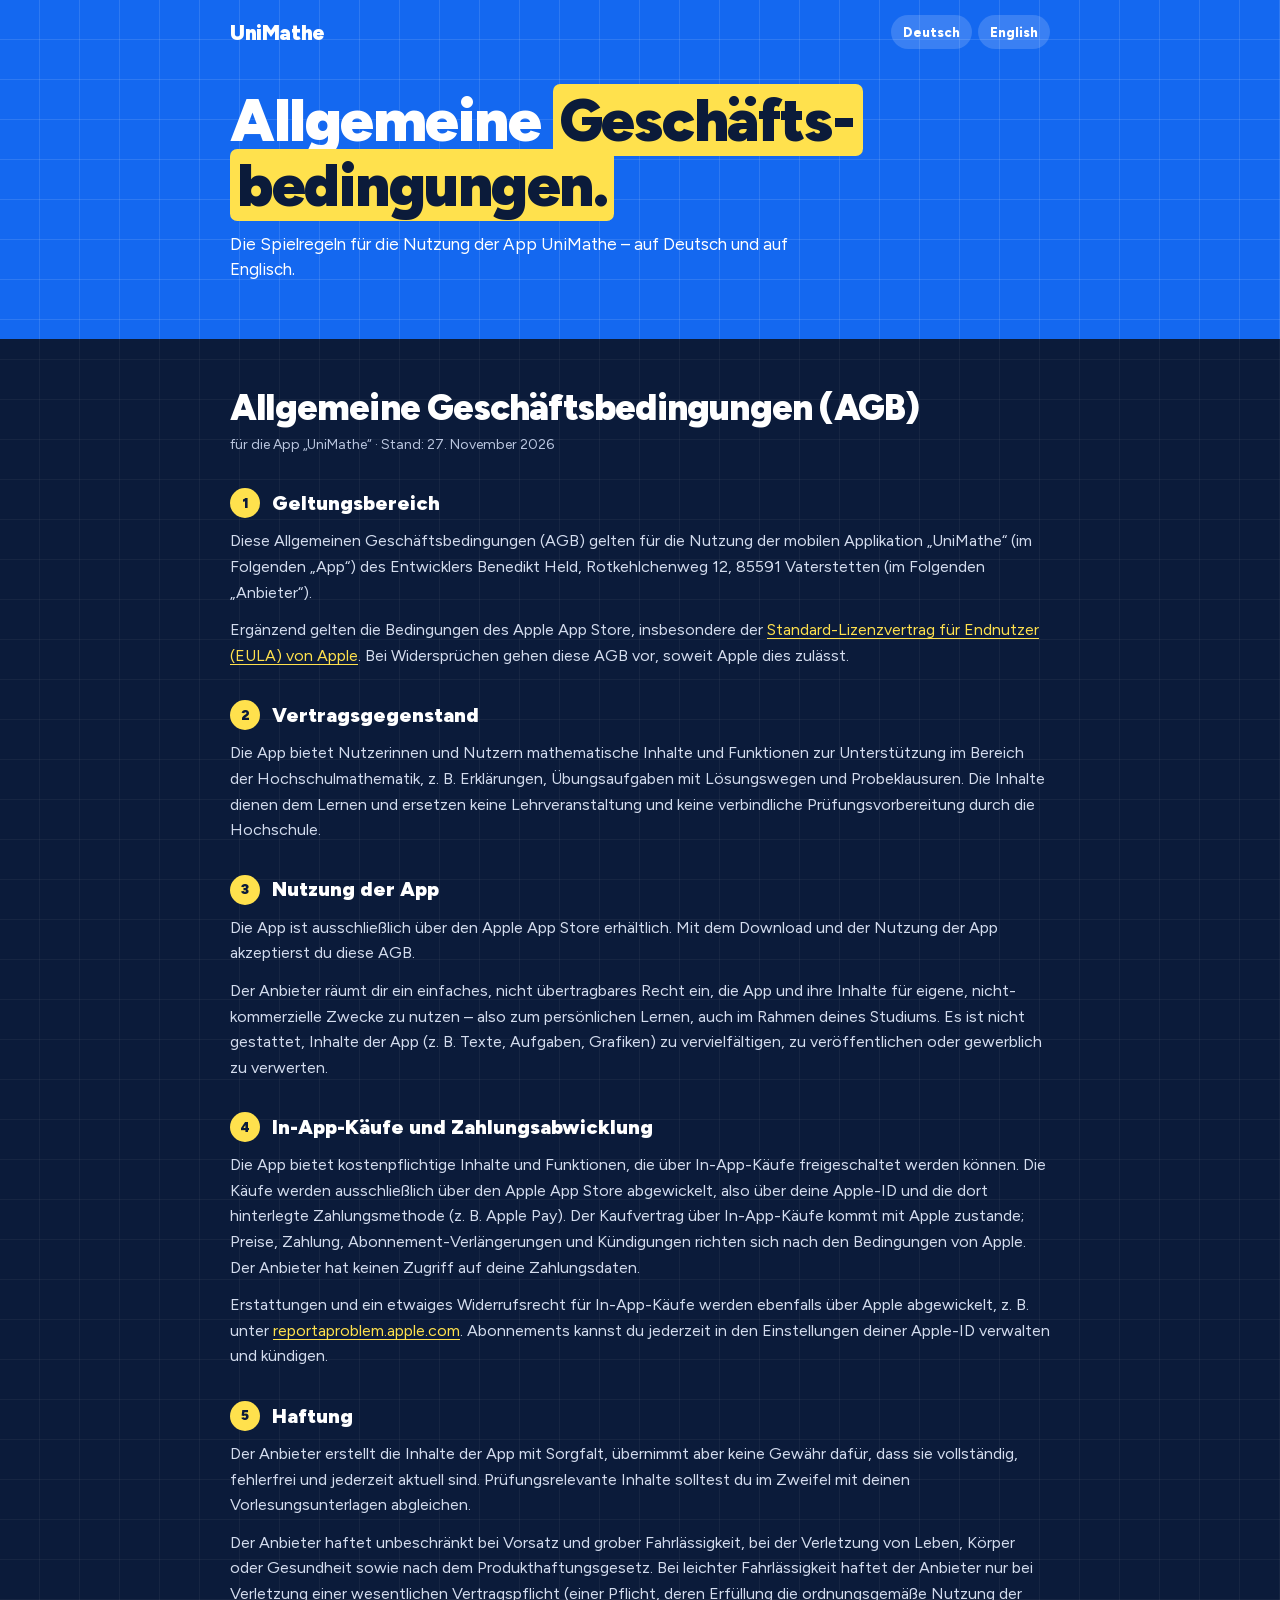
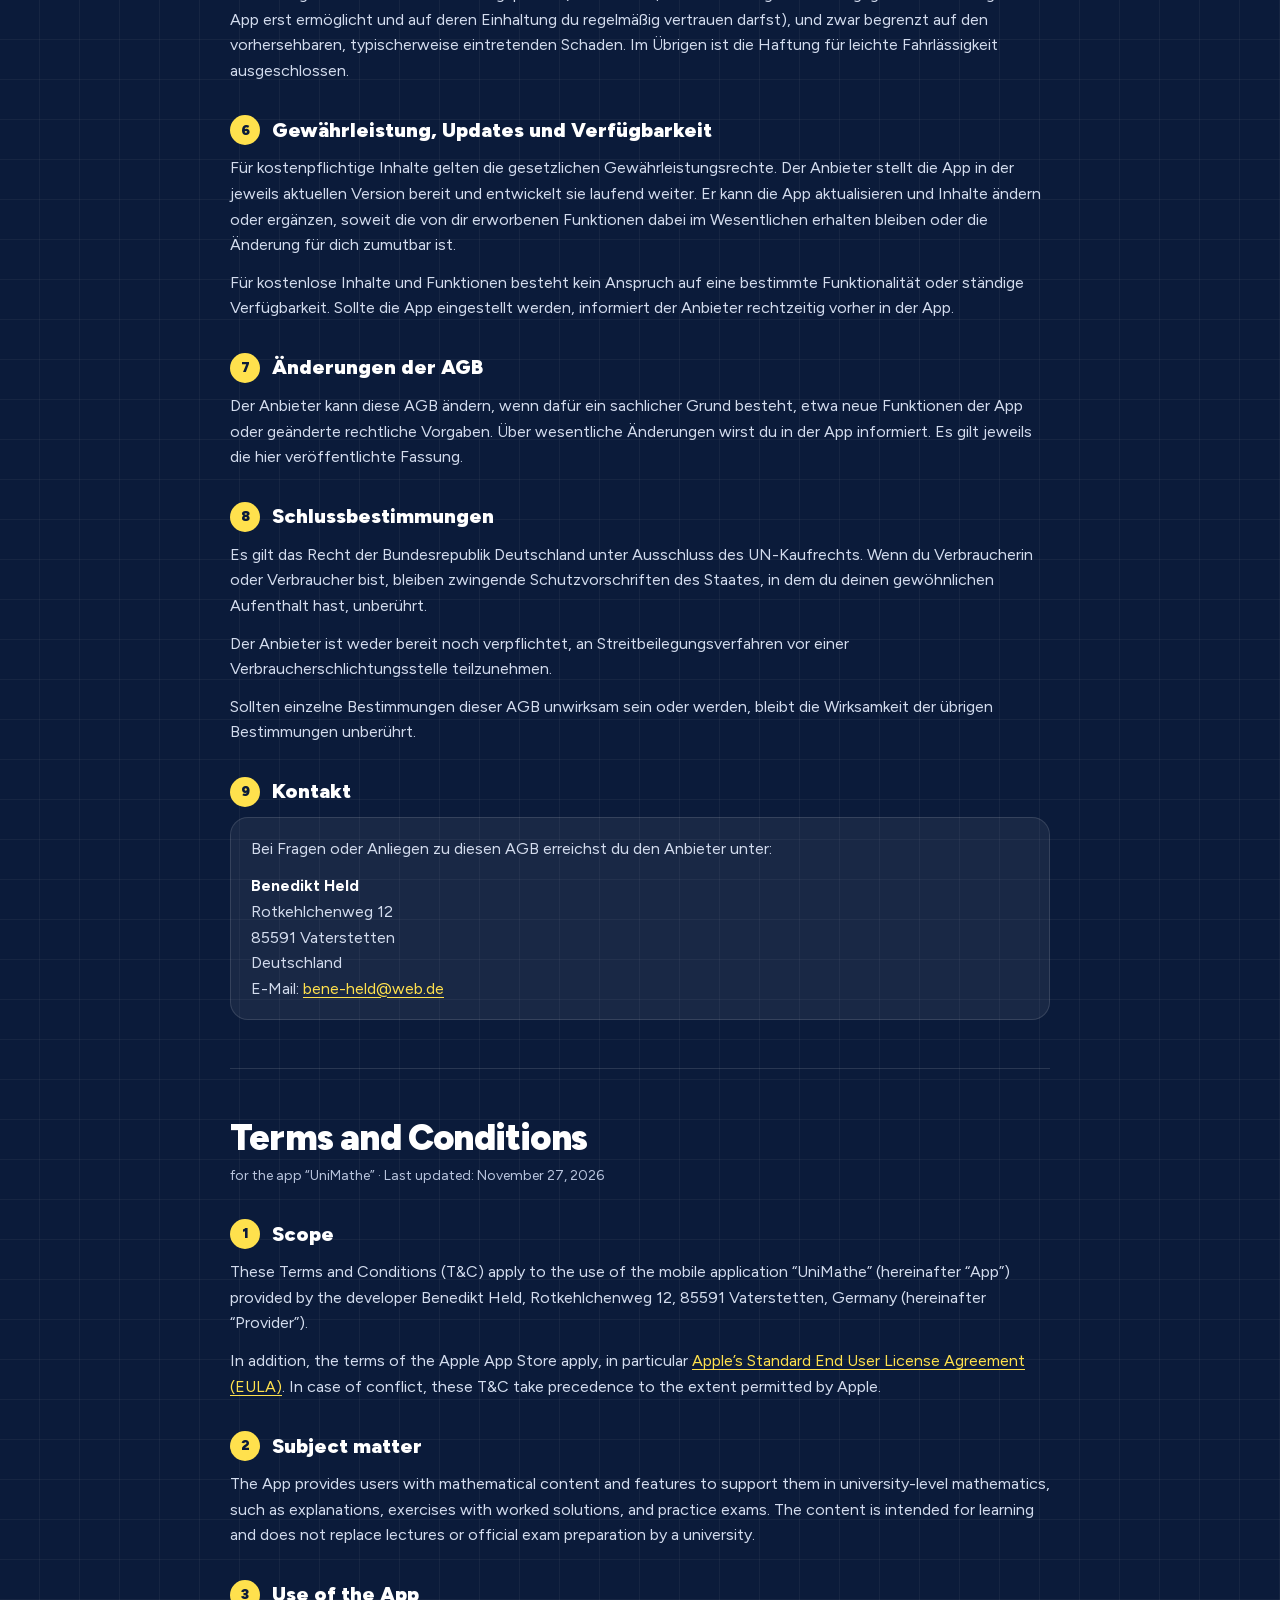
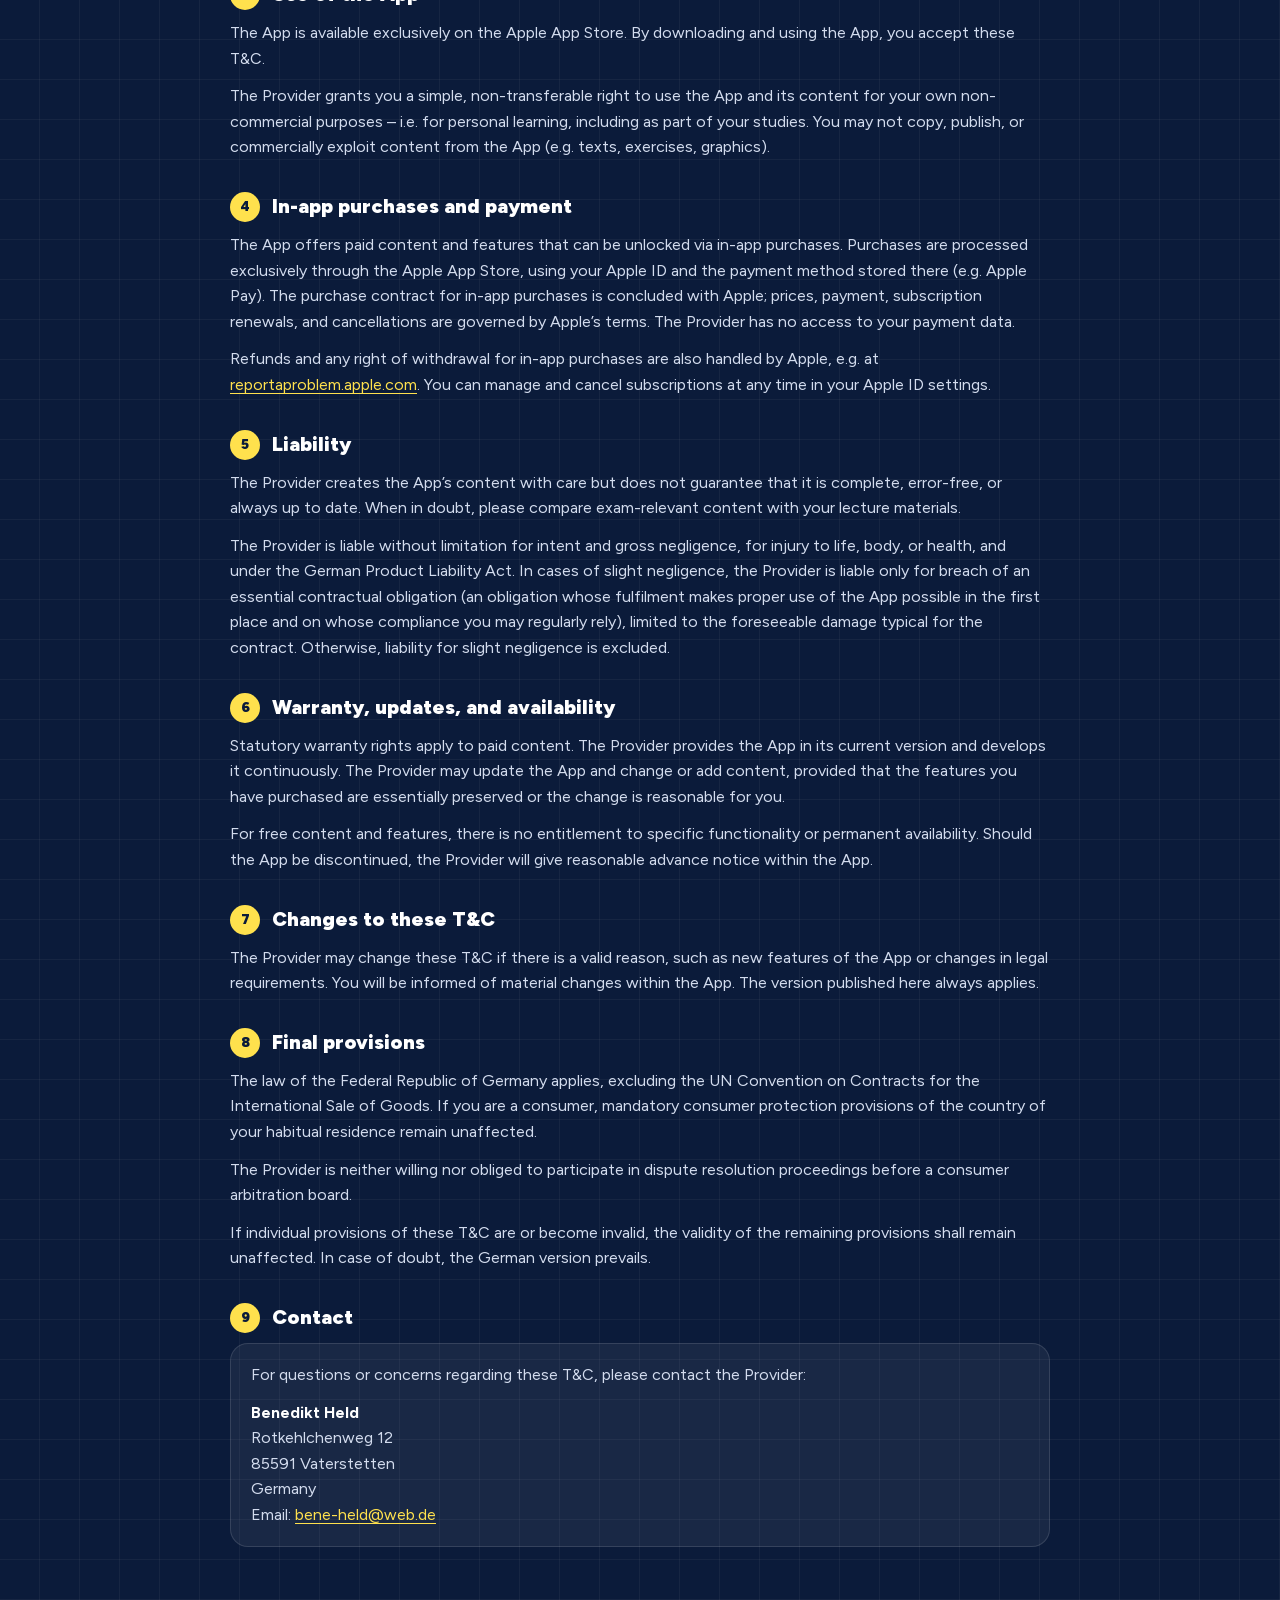
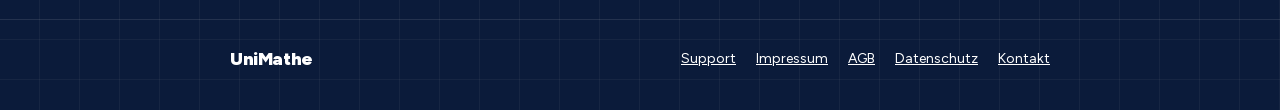
<file: agb/index.html>
<!DOCTYPE html>
<html lang="de">
<head>
<meta charset="utf-8">
<meta name="viewport" content="width=device-width, initial-scale=1, viewport-fit=cover">
<title>AGB – UniMathe</title>
<meta name="description" content="Allgemeine Geschäftsbedingungen für die App UniMathe. Terms and Conditions for the UniMathe app.">
<meta name="theme-color" content="#1468F0">
<link rel="icon" href="/assets/img/favicon.png" type="image/png">
<link rel="apple-touch-icon" href="/assets/img/apple-touch-icon.png">
<link rel="preload" href="/assets/fonts/figtree-latin.woff2" as="font" type="font/woff2" crossorigin>
<link rel="stylesheet" href="/assets/css/site.css">
<link rel="stylesheet" href="/assets/css/legal.css">
</head>
<body class="um-navy">

<section class="um-blue legal-hero">
  <header class="legal-header">
    <a href="/" class="legal-logo">UniMathe</a>
    <nav class="legal-lang" aria-label="Sprache / Language">
      <a href="#de" hreflang="de">Deutsch</a>
      <a href="#en" hreflang="en">English</a>
    </nav>
  </header>
  <div class="legal-intro">
    <h1>Allgemeine <span class="legal-mark">Geschäfts&shy;bedingungen.</span></h1>
    <p>Die Spielregeln für die Nutzung der App UniMathe – auf Deutsch und auf Englisch.</p>
  </div>
</section>

<main class="legal-main">

  <!-- ===================== DEUTSCH ===================== -->
  <article class="legal-doc" id="de" lang="de">
    <h2>Allgemeine Geschäftsbedingungen (AGB)</h2>
    <p class="legal-date">für die App „UniMathe“ · Stand: 27. November 2026</p>

    <h3><span class="legal-num">1</span>Geltungsbereich</h3>
    <p>Diese Allgemeinen Geschäftsbedingungen (AGB) gelten für die Nutzung der mobilen Applikation „UniMathe“ (im Folgenden „App“) des Entwicklers Benedikt Held, Rotkehlchenweg 12, 85591 Vaterstetten (im Folgenden „Anbieter“).</p>
    <p>Ergänzend gelten die Bedingungen des Apple App Store, insbesondere der <a href="https://www.apple.com/legal/internet-services/itunes/dev/stdeula/" rel="noopener">Standard-Lizenzvertrag für Endnutzer (EULA) von Apple</a>. Bei Widersprüchen gehen diese AGB vor, soweit Apple dies zulässt.</p>

    <h3><span class="legal-num">2</span>Vertragsgegenstand</h3>
    <p>Die App bietet Nutzerinnen und Nutzern mathematische Inhalte und Funktionen zur Unterstützung im Bereich der Hochschulmathematik, z. B. Erklärungen, Übungsaufgaben mit Lösungswegen und Probeklausuren. Die Inhalte dienen dem Lernen und ersetzen keine Lehrveranstaltung und keine verbindliche Prüfungsvorbereitung durch die Hochschule.</p>

    <h3><span class="legal-num">3</span>Nutzung der App</h3>
    <p>Die App ist ausschließlich über den Apple App Store erhältlich. Mit dem Download und der Nutzung der App akzeptierst du diese AGB.</p>
    <p>Der Anbieter räumt dir ein einfaches, nicht übertragbares Recht ein, die App und ihre Inhalte für eigene, nicht-kommerzielle Zwecke zu nutzen – also zum persönlichen Lernen, auch im Rahmen deines Studiums. Es ist nicht gestattet, Inhalte der App (z. B. Texte, Aufgaben, Grafiken) zu vervielfältigen, zu veröffentlichen oder gewerblich zu verwerten.</p>

    <h3><span class="legal-num">4</span>In-App-Käufe und Zahlungsabwicklung</h3>
    <p>Die App bietet kostenpflichtige Inhalte und Funktionen, die über In-App-Käufe freigeschaltet werden können. Die Käufe werden ausschließlich über den Apple App Store abgewickelt, also über deine Apple-ID und die dort hinterlegte Zahlungsmethode (z. B. Apple Pay). Der Kaufvertrag über In-App-Käufe kommt mit Apple zustande; Preise, Zahlung, Abonnement-Verlängerungen und Kündigungen richten sich nach den Bedingungen von Apple. Der Anbieter hat keinen Zugriff auf deine Zahlungsdaten.</p>
    <p>Erstattungen und ein etwaiges Widerrufsrecht für In-App-Käufe werden ebenfalls über Apple abgewickelt, z. B. unter <a href="https://reportaproblem.apple.com" rel="noopener">reportaproblem.apple.com</a>. Abonnements kannst du jederzeit in den Einstellungen deiner Apple-ID verwalten und kündigen.</p>

    <h3><span class="legal-num">5</span>Haftung</h3>
    <p>Der Anbieter erstellt die Inhalte der App mit Sorgfalt, übernimmt aber keine Gewähr dafür, dass sie vollständig, fehlerfrei und jederzeit aktuell sind. Prüfungsrelevante Inhalte solltest du im Zweifel mit deinen Vorlesungsunterlagen abgleichen.</p>
    <p>Der Anbieter haftet unbeschränkt bei Vorsatz und grober Fahrlässigkeit, bei der Verletzung von Leben, Körper oder Gesundheit sowie nach dem Produkthaftungsgesetz. Bei leichter Fahrlässigkeit haftet der Anbieter nur bei Verletzung einer wesentlichen Vertragspflicht (einer Pflicht, deren Erfüllung die ordnungsgemäße Nutzung der App erst ermöglicht und auf deren Einhaltung du regelmäßig vertrauen darfst), und zwar begrenzt auf den vorhersehbaren, typischerweise eintretenden Schaden. Im Übrigen ist die Haftung für leichte Fahrlässigkeit ausgeschlossen.</p>

    <h3><span class="legal-num">6</span>Gewährleistung, Updates und Verfügbarkeit</h3>
    <p>Für kostenpflichtige Inhalte gelten die gesetzlichen Gewährleistungsrechte. Der Anbieter stellt die App in der jeweils aktuellen Version bereit und entwickelt sie laufend weiter. Er kann die App aktualisieren und Inhalte ändern oder ergänzen, soweit die von dir erworbenen Funktionen dabei im Wesentlichen erhalten bleiben oder die Änderung für dich zumutbar ist.</p>
    <p>Für kostenlose Inhalte und Funktionen besteht kein Anspruch auf eine bestimmte Funktionalität oder ständige Verfügbarkeit. Sollte die App eingestellt werden, informiert der Anbieter rechtzeitig vorher in der App.</p>

    <h3><span class="legal-num">7</span>Änderungen der AGB</h3>
    <p>Der Anbieter kann diese AGB ändern, wenn dafür ein sachlicher Grund besteht, etwa neue Funktionen der App oder geänderte rechtliche Vorgaben. Über wesentliche Änderungen wirst du in der App informiert. Es gilt jeweils die hier veröffentlichte Fassung.</p>

    <h3><span class="legal-num">8</span>Schlussbestimmungen</h3>
    <p>Es gilt das Recht der Bundesrepublik Deutschland unter Ausschluss des UN-Kaufrechts. Wenn du Verbraucherin oder Verbraucher bist, bleiben zwingende Schutzvorschriften des Staates, in dem du deinen gewöhnlichen Aufenthalt hast, unberührt.</p>
    <p>Der Anbieter ist weder bereit noch verpflichtet, an Streitbeilegungsverfahren vor einer Verbraucherschlichtungsstelle teilzunehmen.</p>
    <p>Sollten einzelne Bestimmungen dieser AGB unwirksam sein oder werden, bleibt die Wirksamkeit der übrigen Bestimmungen unberührt.</p>

    <h3><span class="legal-num">9</span>Kontakt</h3>
    <div class="legal-card">
      <p>Bei Fragen oder Anliegen zu diesen AGB erreichst du den Anbieter unter:</p>
      <p><strong>Benedikt Held</strong><br>Rotkehlchenweg 12<br>85591 Vaterstetten<br>Deutschland<br>E-Mail: <a href="mailto:bene-held@web.de">bene-held@web.de</a></p>
    </div>
  </article>

  <hr class="legal-sep">

  <!-- ===================== ENGLISH ===================== -->
  <article class="legal-doc" id="en" lang="en">
    <h2>Terms and Conditions</h2>
    <p class="legal-date">for the app “UniMathe” · Last updated: November 27, 2026</p>

    <h3><span class="legal-num">1</span>Scope</h3>
    <p>These Terms and Conditions (T&amp;C) apply to the use of the mobile application “UniMathe” (hereinafter “App”) provided by the developer Benedikt Held, Rotkehlchenweg 12, 85591 Vaterstetten, Germany (hereinafter “Provider”).</p>
    <p>In addition, the terms of the Apple App Store apply, in particular <a href="https://www.apple.com/legal/internet-services/itunes/dev/stdeula/" rel="noopener">Apple’s Standard End User License Agreement (EULA)</a>. In case of conflict, these T&amp;C take precedence to the extent permitted by Apple.</p>

    <h3><span class="legal-num">2</span>Subject matter</h3>
    <p>The App provides users with mathematical content and features to support them in university-level mathematics, such as explanations, exercises with worked solutions, and practice exams. The content is intended for learning and does not replace lectures or official exam preparation by a university.</p>

    <h3><span class="legal-num">3</span>Use of the App</h3>
    <p>The App is available exclusively on the Apple App Store. By downloading and using the App, you accept these T&amp;C.</p>
    <p>The Provider grants you a simple, non-transferable right to use the App and its content for your own non-commercial purposes – i.e. for personal learning, including as part of your studies. You may not copy, publish, or commercially exploit content from the App (e.g. texts, exercises, graphics).</p>

    <h3><span class="legal-num">4</span>In-app purchases and payment</h3>
    <p>The App offers paid content and features that can be unlocked via in-app purchases. Purchases are processed exclusively through the Apple App Store, using your Apple ID and the payment method stored there (e.g. Apple Pay). The purchase contract for in-app purchases is concluded with Apple; prices, payment, subscription renewals, and cancellations are governed by Apple’s terms. The Provider has no access to your payment data.</p>
    <p>Refunds and any right of withdrawal for in-app purchases are also handled by Apple, e.g. at <a href="https://reportaproblem.apple.com" rel="noopener">reportaproblem.apple.com</a>. You can manage and cancel subscriptions at any time in your Apple ID settings.</p>

    <h3><span class="legal-num">5</span>Liability</h3>
    <p>The Provider creates the App’s content with care but does not guarantee that it is complete, error-free, or always up to date. When in doubt, please compare exam-relevant content with your lecture materials.</p>
    <p>The Provider is liable without limitation for intent and gross negligence, for injury to life, body, or health, and under the German Product Liability Act. In cases of slight negligence, the Provider is liable only for breach of an essential contractual obligation (an obligation whose fulfilment makes proper use of the App possible in the first place and on whose compliance you may regularly rely), limited to the foreseeable damage typical for the contract. Otherwise, liability for slight negligence is excluded.</p>

    <h3><span class="legal-num">6</span>Warranty, updates, and availability</h3>
    <p>Statutory warranty rights apply to paid content. The Provider provides the App in its current version and develops it continuously. The Provider may update the App and change or add content, provided that the features you have purchased are essentially preserved or the change is reasonable for you.</p>
    <p>For free content and features, there is no entitlement to specific functionality or permanent availability. Should the App be discontinued, the Provider will give reasonable advance notice within the App.</p>

    <h3><span class="legal-num">7</span>Changes to these T&amp;C</h3>
    <p>The Provider may change these T&amp;C if there is a valid reason, such as new features of the App or changes in legal requirements. You will be informed of material changes within the App. The version published here always applies.</p>

    <h3><span class="legal-num">8</span>Final provisions</h3>
    <p>The law of the Federal Republic of Germany applies, excluding the UN Convention on Contracts for the International Sale of Goods. If you are a consumer, mandatory consumer protection provisions of the country of your habitual residence remain unaffected.</p>
    <p>The Provider is neither willing nor obliged to participate in dispute resolution proceedings before a consumer arbitration board.</p>
    <p>If individual provisions of these T&amp;C are or become invalid, the validity of the remaining provisions shall remain unaffected. In case of doubt, the German version prevails.</p>

    <h3><span class="legal-num">9</span>Contact</h3>
    <div class="legal-card">
      <p>For questions or concerns regarding these T&amp;C, please contact the Provider:</p>
      <p><strong>Benedikt Held</strong><br>Rotkehlchenweg 12<br>85591 Vaterstetten<br>Germany<br>Email: <a href="mailto:bene-held@web.de">bene-held@web.de</a></p>
    </div>
  </article>

</main>

<footer class="legal-footer">
  <div>
    <a href="/" class="legal-logo" style="font-size: 18px">UniMathe</a>
    <nav aria-label="Rechtliches">
      <a href="/support">Support</a>
      <a href="/impressum">Impressum</a>
      <a href="/agb">AGB</a>
      <a href="/datenschutz">Datenschutz</a>
      <a href="mailto:bene-held@web.de">Kontakt</a>
    </nav>
  </div>
</footer>

</body>
</html>
</file>
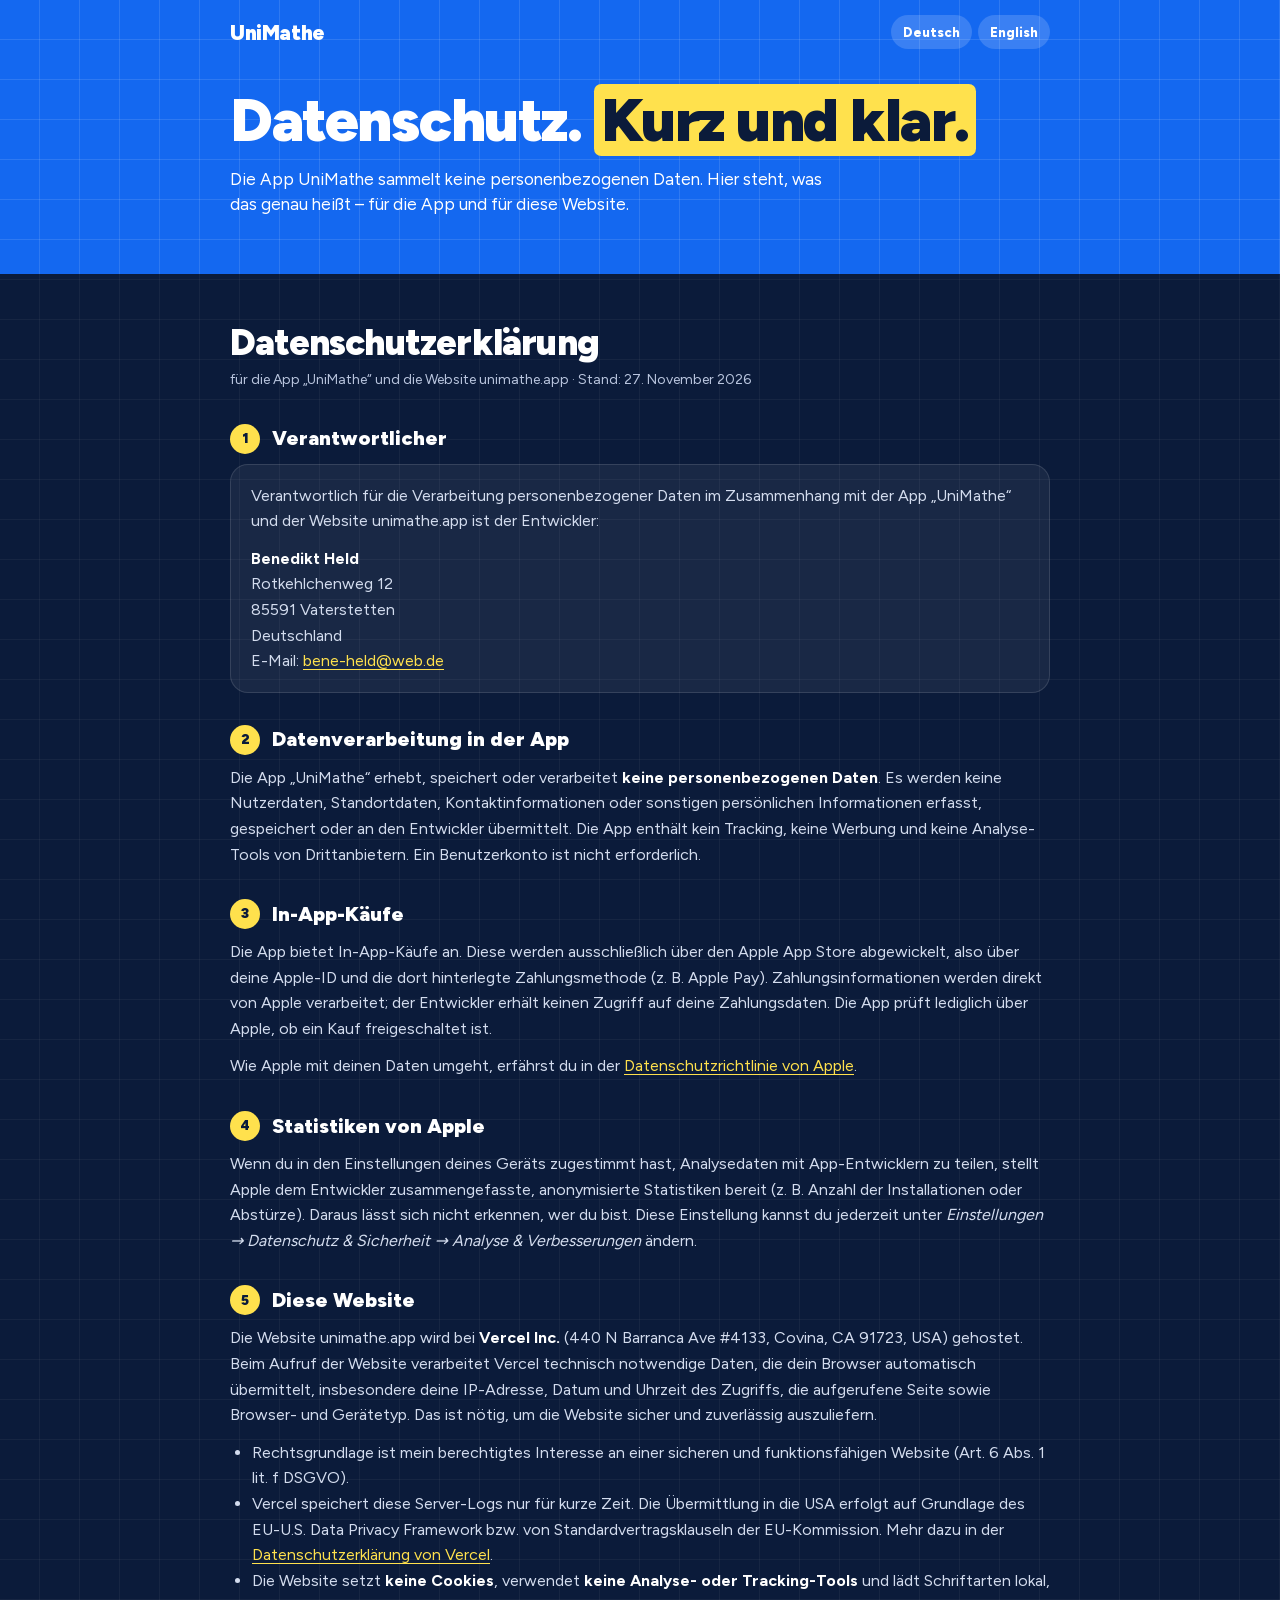
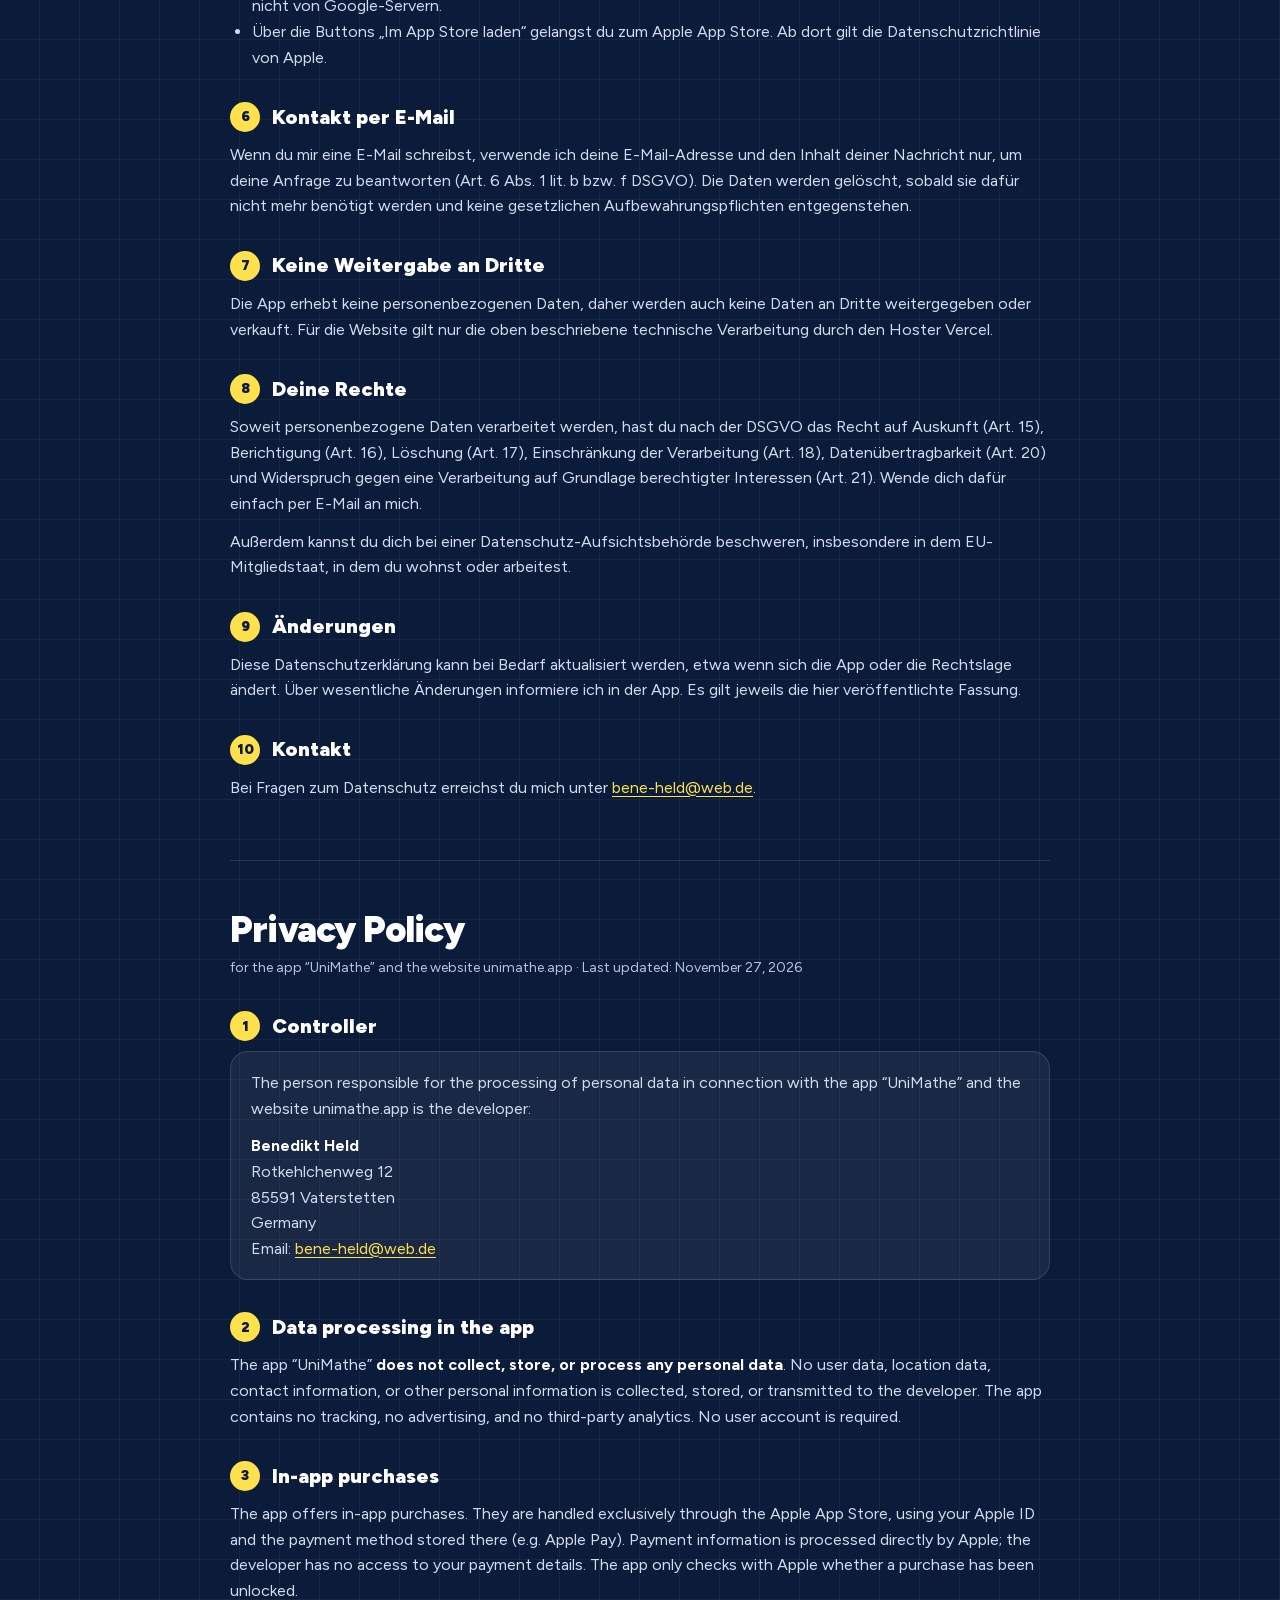
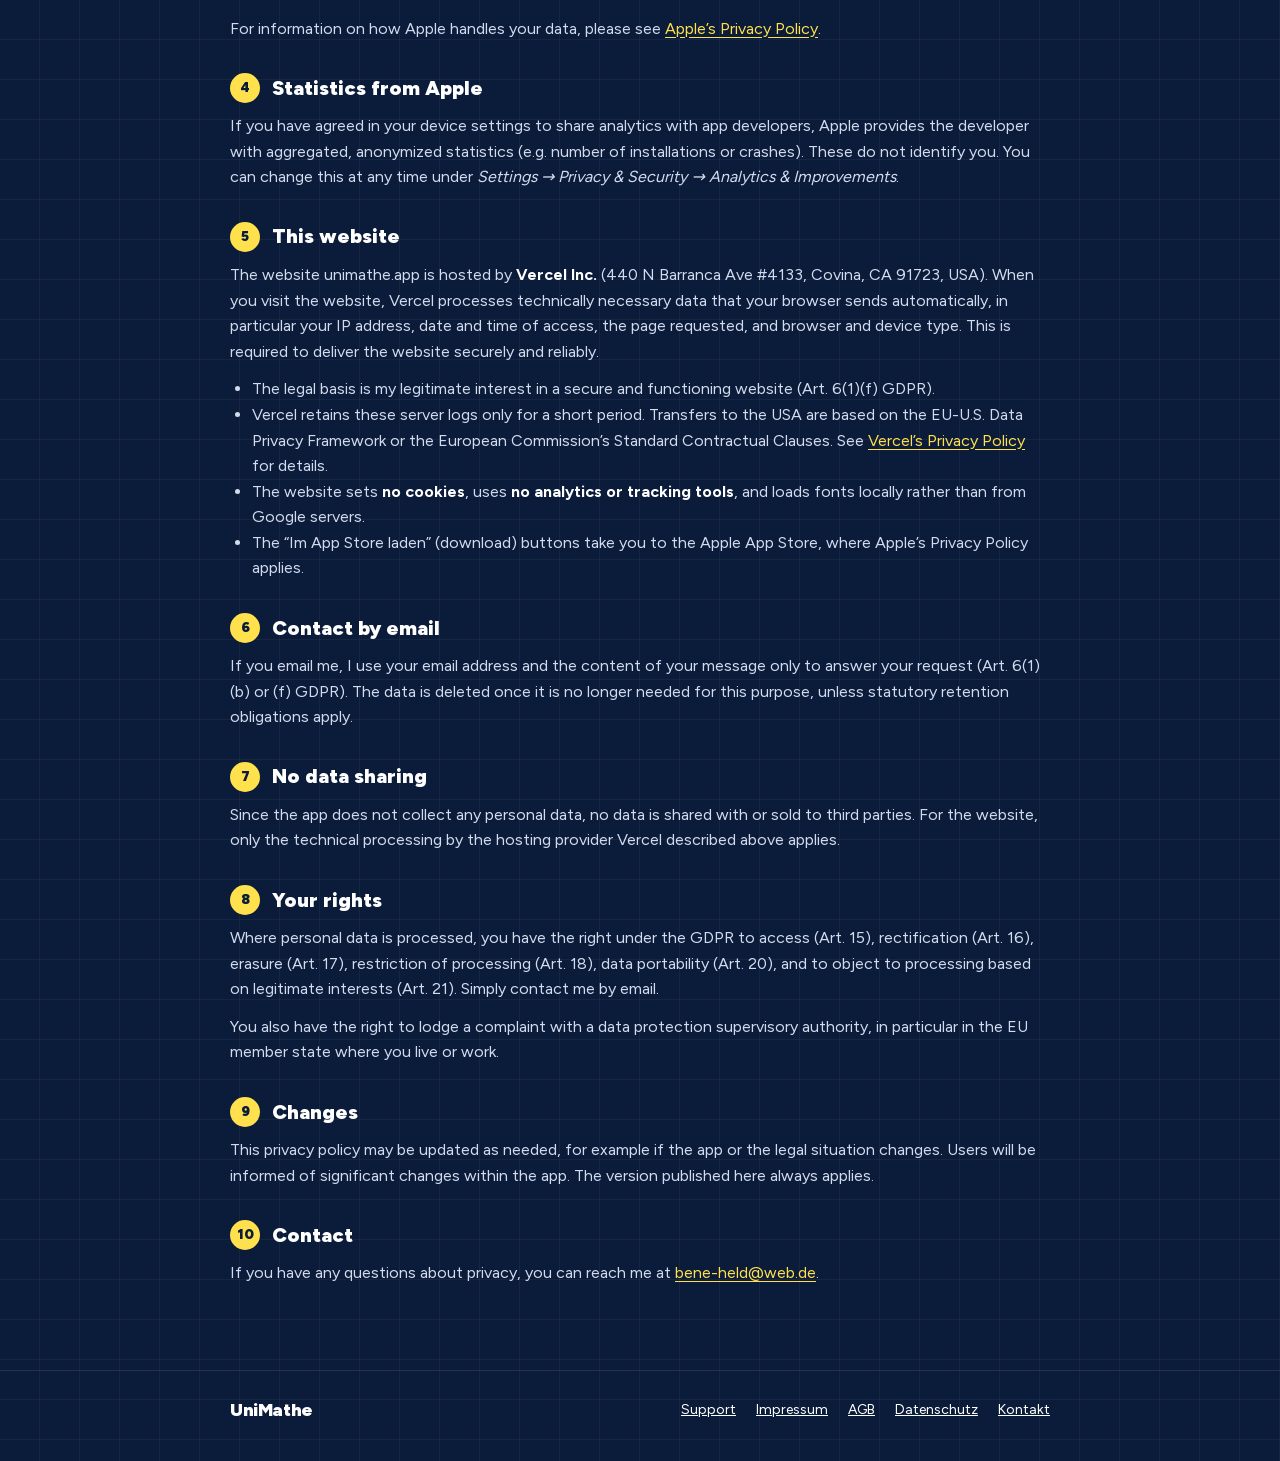
<file: datenschutz/index.html>
<!DOCTYPE html>
<html lang="de">
<head>
<meta charset="utf-8">
<meta name="viewport" content="width=device-width, initial-scale=1, viewport-fit=cover">
<title>Datenschutz – UniMathe</title>
<meta name="description" content="Datenschutzerklärung für die App UniMathe und die Website unimathe.app. Privacy Policy for the UniMathe app.">
<meta name="theme-color" content="#1468F0">
<link rel="icon" href="/assets/img/favicon.png" type="image/png">
<link rel="apple-touch-icon" href="/assets/img/apple-touch-icon.png">
<link rel="preload" href="/assets/fonts/figtree-latin.woff2" as="font" type="font/woff2" crossorigin>
<link rel="stylesheet" href="/assets/css/site.css">
<link rel="stylesheet" href="/assets/css/legal.css">
</head>
<body class="um-navy">

<section class="um-blue legal-hero">
  <header class="legal-header">
    <a href="/" class="legal-logo">UniMathe</a>
    <nav class="legal-lang" aria-label="Sprache / Language">
      <a href="#de" hreflang="de">Deutsch</a>
      <a href="#en" hreflang="en">English</a>
    </nav>
  </header>
  <div class="legal-intro">
    <h1>Datenschutz. <span class="legal-mark">Kurz und klar.</span></h1>
    <p>Die App UniMathe sammelt keine personenbezogenen Daten. Hier steht, was das genau heißt – für die App und für diese Website.</p>
  </div>
</section>

<main class="legal-main">

  <!-- ===================== DEUTSCH ===================== -->
  <article class="legal-doc" id="de" lang="de">
    <h2>Datenschutzerklärung</h2>
    <p class="legal-date">für die App „UniMathe“ und die Website unimathe.app · Stand: 27. November 2026</p>

    <h3><span class="legal-num">1</span>Verantwortlicher</h3>
    <div class="legal-card">
      <p>Verantwortlich für die Verarbeitung personenbezogener Daten im Zusammenhang mit der App „UniMathe“ und der Website unimathe.app ist der Entwickler:</p>
      <p><strong>Benedikt Held</strong><br>Rotkehlchenweg 12<br>85591 Vaterstetten<br>Deutschland<br>E-Mail: <a href="mailto:bene-held@web.de">bene-held@web.de</a></p>
    </div>

    <h3><span class="legal-num">2</span>Datenverarbeitung in der App</h3>
    <p>Die App „UniMathe“ erhebt, speichert oder verarbeitet <strong>keine personenbezogenen Daten</strong>. Es werden keine Nutzerdaten, Standortdaten, Kontaktinformationen oder sonstigen persönlichen Informationen erfasst, gespeichert oder an den Entwickler übermittelt. Die App enthält kein Tracking, keine Werbung und keine Analyse-Tools von Drittanbietern. Ein Benutzerkonto ist nicht erforderlich.</p>

    <h3><span class="legal-num">3</span>In-App-Käufe</h3>
    <p>Die App bietet In-App-Käufe an. Diese werden ausschließlich über den Apple App Store abgewickelt, also über deine Apple-ID und die dort hinterlegte Zahlungsmethode (z. B. Apple Pay). Zahlungsinformationen werden direkt von Apple verarbeitet; der Entwickler erhält keinen Zugriff auf deine Zahlungsdaten. Die App prüft lediglich über Apple, ob ein Kauf freigeschaltet ist.</p>
    <p>Wie Apple mit deinen Daten umgeht, erfährst du in der <a href="https://www.apple.com/de/legal/privacy/" rel="noopener">Datenschutzrichtlinie von Apple</a>.</p>

    <h3><span class="legal-num">4</span>Statistiken von Apple</h3>
    <p>Wenn du in den Einstellungen deines Geräts zugestimmt hast, Analysedaten mit App-Entwicklern zu teilen, stellt Apple dem Entwickler zusammengefasste, anonymisierte Statistiken bereit (z. B. Anzahl der Installationen oder Abstürze). Daraus lässt sich nicht erkennen, wer du bist. Diese Einstellung kannst du jederzeit unter <em>Einstellungen → Datenschutz &amp; Sicherheit → Analyse &amp; Verbesserungen</em> ändern.</p>

    <h3><span class="legal-num">5</span>Diese Website</h3>
    <p>Die Website unimathe.app wird bei <strong>Vercel Inc.</strong> (440 N Barranca Ave #4133, Covina, CA 91723, USA) gehostet. Beim Aufruf der Website verarbeitet Vercel technisch notwendige Daten, die dein Browser automatisch übermittelt, insbesondere deine IP-Adresse, Datum und Uhrzeit des Zugriffs, die aufgerufene Seite sowie Browser- und Gerätetyp. Das ist nötig, um die Website sicher und zuverlässig auszuliefern.</p>
    <ul>
      <li>Rechtsgrundlage ist mein berechtigtes Interesse an einer sicheren und funktionsfähigen Website (Art. 6 Abs. 1 lit. f DSGVO).</li>
      <li>Vercel speichert diese Server-Logs nur für kurze Zeit. Die Übermittlung in die USA erfolgt auf Grundlage des EU-U.S. Data Privacy Framework bzw. von Standardvertragsklauseln der EU-Kommission. Mehr dazu in der <a href="https://vercel.com/legal/privacy-policy" rel="noopener">Datenschutzerklärung von Vercel</a>.</li>
      <li>Die Website setzt <strong>keine Cookies</strong>, verwendet <strong>keine Analyse- oder Tracking-Tools</strong> und lädt Schriftarten lokal, nicht von Google-Servern.</li>
      <li>Über die Buttons „Im App Store laden“ gelangst du zum Apple App Store. Ab dort gilt die Datenschutzrichtlinie von Apple.</li>
    </ul>

    <h3><span class="legal-num">6</span>Kontakt per E-Mail</h3>
    <p>Wenn du mir eine E-Mail schreibst, verwende ich deine E-Mail-Adresse und den Inhalt deiner Nachricht nur, um deine Anfrage zu beantworten (Art. 6 Abs. 1 lit. b bzw. f DSGVO). Die Daten werden gelöscht, sobald sie dafür nicht mehr benötigt werden und keine gesetzlichen Aufbewahrungspflichten entgegenstehen.</p>

    <h3><span class="legal-num">7</span>Keine Weitergabe an Dritte</h3>
    <p>Die App erhebt keine personenbezogenen Daten, daher werden auch keine Daten an Dritte weitergegeben oder verkauft. Für die Website gilt nur die oben beschriebene technische Verarbeitung durch den Hoster Vercel.</p>

    <h3><span class="legal-num">8</span>Deine Rechte</h3>
    <p>Soweit personenbezogene Daten verarbeitet werden, hast du nach der DSGVO das Recht auf Auskunft (Art. 15), Berichtigung (Art. 16), Löschung (Art. 17), Einschränkung der Verarbeitung (Art. 18), Datenübertragbarkeit (Art. 20) und Widerspruch gegen eine Verarbeitung auf Grundlage berechtigter Interessen (Art. 21). Wende dich dafür einfach per E-Mail an mich.</p>
    <p>Außerdem kannst du dich bei einer Datenschutz-Aufsichtsbehörde beschweren, insbesondere in dem EU-Mitgliedstaat, in dem du wohnst oder arbeitest.</p>

    <h3><span class="legal-num">9</span>Änderungen</h3>
    <p>Diese Datenschutzerklärung kann bei Bedarf aktualisiert werden, etwa wenn sich die App oder die Rechtslage ändert. Über wesentliche Änderungen informiere ich in der App. Es gilt jeweils die hier veröffentlichte Fassung.</p>

    <h3><span class="legal-num">10</span>Kontakt</h3>
    <p>Bei Fragen zum Datenschutz erreichst du mich unter <a href="mailto:bene-held@web.de">bene-held@web.de</a>.</p>
  </article>

  <hr class="legal-sep">

  <!-- ===================== ENGLISH ===================== -->
  <article class="legal-doc" id="en" lang="en">
    <h2>Privacy Policy</h2>
    <p class="legal-date">for the app “UniMathe” and the website unimathe.app · Last updated: November 27, 2026</p>

    <h3><span class="legal-num">1</span>Controller</h3>
    <div class="legal-card">
      <p>The person responsible for the processing of personal data in connection with the app “UniMathe” and the website unimathe.app is the developer:</p>
      <p><strong>Benedikt Held</strong><br>Rotkehlchenweg 12<br>85591 Vaterstetten<br>Germany<br>Email: <a href="mailto:bene-held@web.de">bene-held@web.de</a></p>
    </div>

    <h3><span class="legal-num">2</span>Data processing in the app</h3>
    <p>The app “UniMathe” <strong>does not collect, store, or process any personal data</strong>. No user data, location data, contact information, or other personal information is collected, stored, or transmitted to the developer. The app contains no tracking, no advertising, and no third-party analytics. No user account is required.</p>

    <h3><span class="legal-num">3</span>In-app purchases</h3>
    <p>The app offers in-app purchases. They are handled exclusively through the Apple App Store, using your Apple ID and the payment method stored there (e.g. Apple Pay). Payment information is processed directly by Apple; the developer has no access to your payment details. The app only checks with Apple whether a purchase has been unlocked.</p>
    <p>For information on how Apple handles your data, please see <a href="https://www.apple.com/legal/privacy/" rel="noopener">Apple’s Privacy Policy</a>.</p>

    <h3><span class="legal-num">4</span>Statistics from Apple</h3>
    <p>If you have agreed in your device settings to share analytics with app developers, Apple provides the developer with aggregated, anonymized statistics (e.g. number of installations or crashes). These do not identify you. You can change this at any time under <em>Settings → Privacy &amp; Security → Analytics &amp; Improvements</em>.</p>

    <h3><span class="legal-num">5</span>This website</h3>
    <p>The website unimathe.app is hosted by <strong>Vercel Inc.</strong> (440 N Barranca Ave #4133, Covina, CA 91723, USA). When you visit the website, Vercel processes technically necessary data that your browser sends automatically, in particular your IP address, date and time of access, the page requested, and browser and device type. This is required to deliver the website securely and reliably.</p>
    <ul>
      <li>The legal basis is my legitimate interest in a secure and functioning website (Art. 6(1)(f) GDPR).</li>
      <li>Vercel retains these server logs only for a short period. Transfers to the USA are based on the EU-U.S. Data Privacy Framework or the European Commission’s Standard Contractual Clauses. See <a href="https://vercel.com/legal/privacy-policy" rel="noopener">Vercel’s Privacy Policy</a> for details.</li>
      <li>The website sets <strong>no cookies</strong>, uses <strong>no analytics or tracking tools</strong>, and loads fonts locally rather than from Google servers.</li>
      <li>The “Im App Store laden” (download) buttons take you to the Apple App Store, where Apple’s Privacy Policy applies.</li>
    </ul>

    <h3><span class="legal-num">6</span>Contact by email</h3>
    <p>If you email me, I use your email address and the content of your message only to answer your request (Art. 6(1)(b) or (f) GDPR). The data is deleted once it is no longer needed for this purpose, unless statutory retention obligations apply.</p>

    <h3><span class="legal-num">7</span>No data sharing</h3>
    <p>Since the app does not collect any personal data, no data is shared with or sold to third parties. For the website, only the technical processing by the hosting provider Vercel described above applies.</p>

    <h3><span class="legal-num">8</span>Your rights</h3>
    <p>Where personal data is processed, you have the right under the GDPR to access (Art. 15), rectification (Art. 16), erasure (Art. 17), restriction of processing (Art. 18), data portability (Art. 20), and to object to processing based on legitimate interests (Art. 21). Simply contact me by email.</p>
    <p>You also have the right to lodge a complaint with a data protection supervisory authority, in particular in the EU member state where you live or work.</p>

    <h3><span class="legal-num">9</span>Changes</h3>
    <p>This privacy policy may be updated as needed, for example if the app or the legal situation changes. Users will be informed of significant changes within the app. The version published here always applies.</p>

    <h3><span class="legal-num">10</span>Contact</h3>
    <p>If you have any questions about privacy, you can reach me at <a href="mailto:bene-held@web.de">bene-held@web.de</a>.</p>
  </article>

</main>

<footer class="legal-footer">
  <div>
    <a href="/" class="legal-logo" style="font-size: 18px">UniMathe</a>
    <nav aria-label="Rechtliches">
      <a href="/support">Support</a>
      <a href="/impressum">Impressum</a>
      <a href="/agb">AGB</a>
      <a href="/datenschutz">Datenschutz</a>
      <a href="mailto:bene-held@web.de">Kontakt</a>
    </nav>
  </div>
</footer>

</body>
</html>
</file>
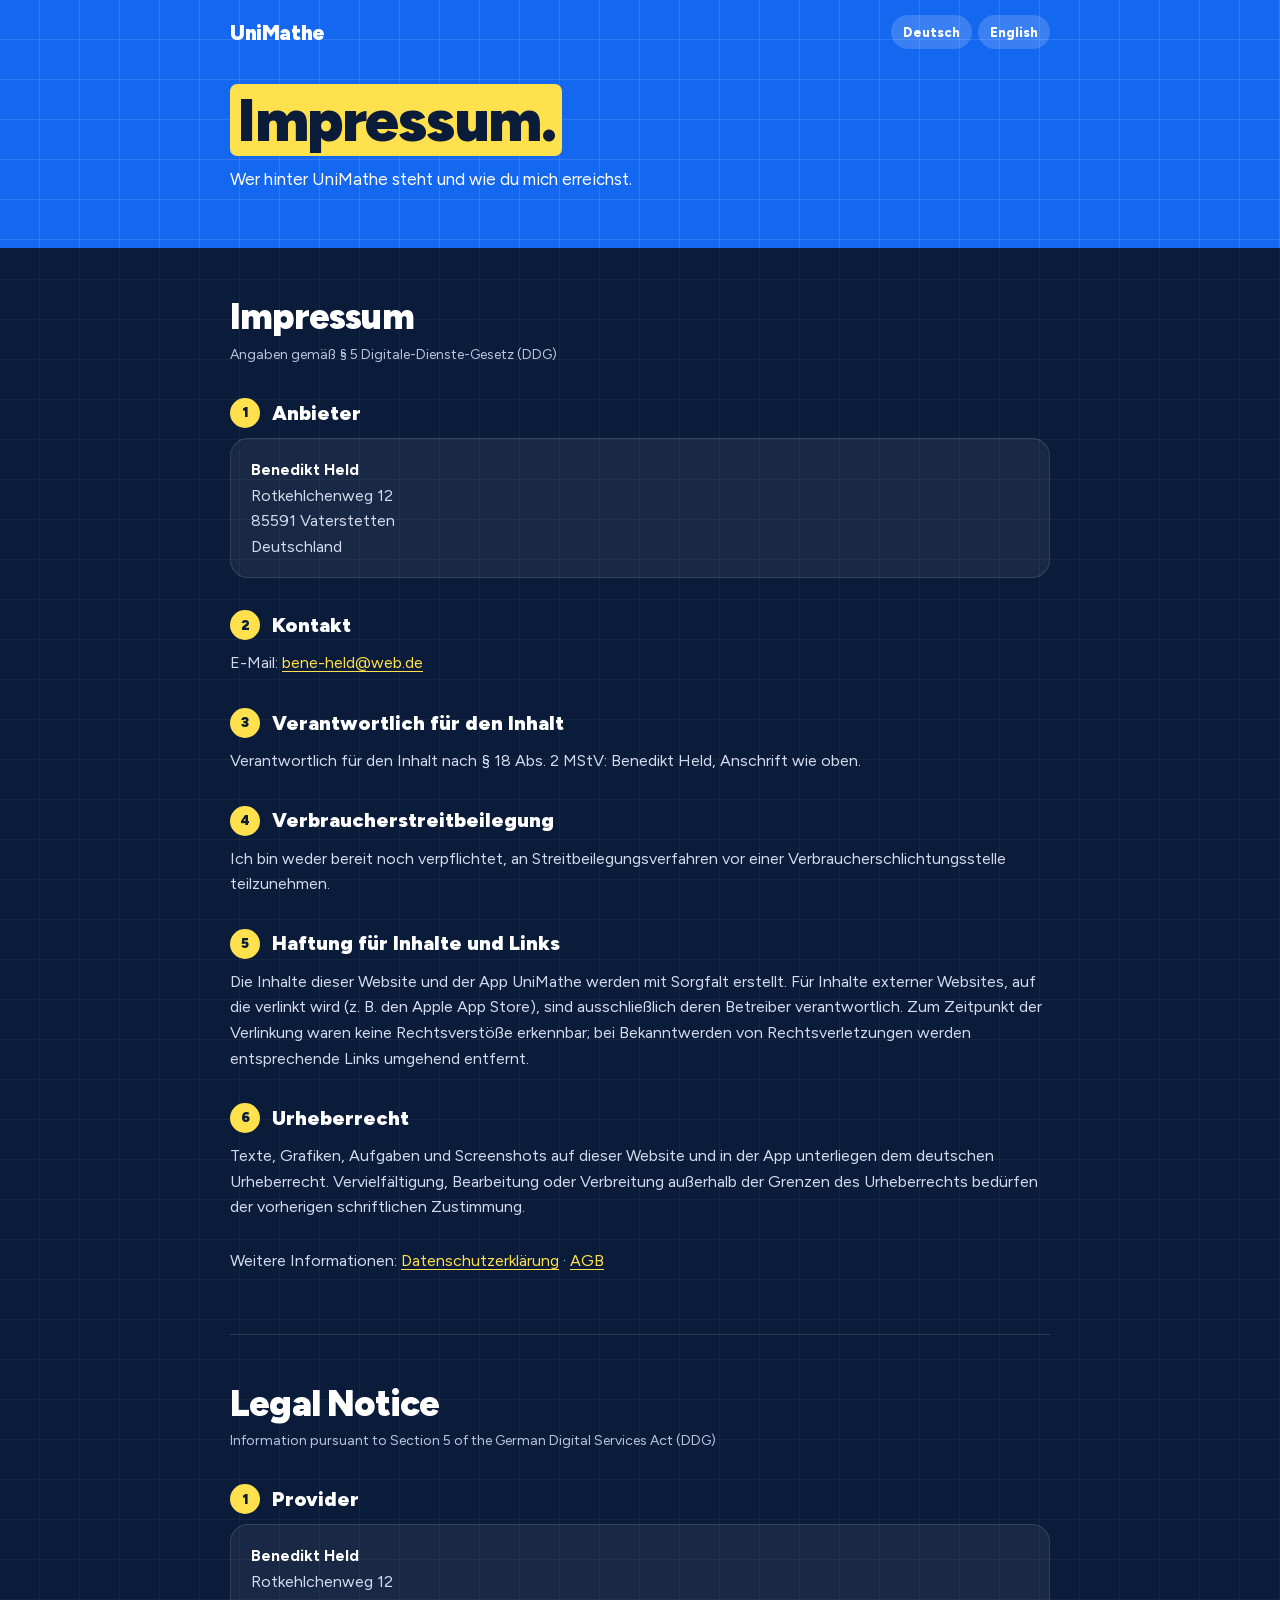
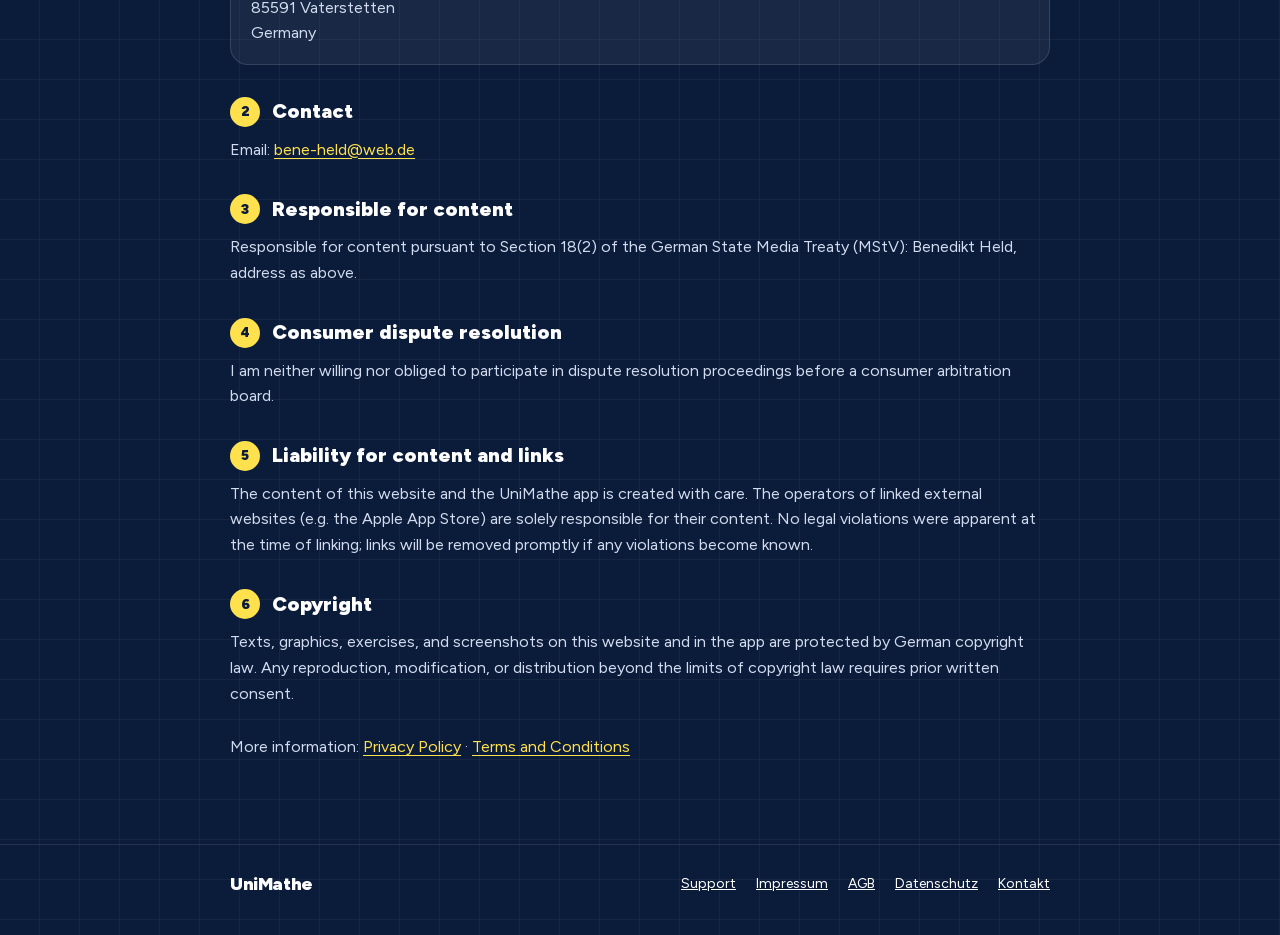
<file: impressum/index.html>
<!DOCTYPE html>
<html lang="de">
<head>
<meta charset="utf-8">
<meta name="viewport" content="width=device-width, initial-scale=1, viewport-fit=cover">
<title>Impressum – UniMathe</title>
<meta name="description" content="Impressum von UniMathe (unimathe.app). Legal notice.">
<meta name="theme-color" content="#1468F0">
<link rel="icon" href="/assets/img/favicon.png" type="image/png">
<link rel="apple-touch-icon" href="/assets/img/apple-touch-icon.png">
<link rel="preload" href="/assets/fonts/figtree-latin.woff2" as="font" type="font/woff2" crossorigin>
<link rel="stylesheet" href="/assets/css/site.css">
<link rel="stylesheet" href="/assets/css/legal.css">
</head>
<body class="um-navy">

<section class="um-blue legal-hero">
  <header class="legal-header">
    <a href="/" class="legal-logo">UniMathe</a>
    <nav class="legal-lang" aria-label="Sprache / Language">
      <a href="#de" hreflang="de">Deutsch</a>
      <a href="#en" hreflang="en">English</a>
    </nav>
  </header>
  <div class="legal-intro">
    <h1><span class="legal-mark">Impressum.</span></h1>
    <p>Wer hinter UniMathe steht und wie du mich erreichst.</p>
  </div>
</section>

<main class="legal-main">

  <!-- ===================== DEUTSCH ===================== -->
  <article class="legal-doc" id="de" lang="de">
    <h2>Impressum</h2>
    <p class="legal-date">Angaben gemäß § 5 Digitale-Dienste-Gesetz (DDG)</p>

    <h3><span class="legal-num">1</span>Anbieter</h3>
    <div class="legal-card">
      <p><strong>Benedikt Held</strong><br>Rotkehlchenweg 12<br>85591 Vaterstetten<br>Deutschland</p>
    </div>

    <h3><span class="legal-num">2</span>Kontakt</h3>
    <p>E-Mail: <a href="mailto:bene-held@web.de">bene-held@web.de</a></p>

    <h3><span class="legal-num">3</span>Verantwortlich für den Inhalt</h3>
    <p>Verantwortlich für den Inhalt nach § 18 Abs. 2 MStV: Benedikt Held, Anschrift wie oben.</p>

    <h3><span class="legal-num">4</span>Verbraucherstreitbeilegung</h3>
    <p>Ich bin weder bereit noch verpflichtet, an Streitbeilegungsverfahren vor einer Verbraucherschlichtungsstelle teilzunehmen.</p>

    <h3><span class="legal-num">5</span>Haftung für Inhalte und Links</h3>
    <p>Die Inhalte dieser Website und der App UniMathe werden mit Sorgfalt erstellt. Für Inhalte externer Websites, auf die verlinkt wird (z. B. den Apple App Store), sind ausschließlich deren Betreiber verantwortlich. Zum Zeitpunkt der Verlinkung waren keine Rechtsverstöße erkennbar; bei Bekanntwerden von Rechtsverletzungen werden entsprechende Links umgehend entfernt.</p>

    <h3><span class="legal-num">6</span>Urheberrecht</h3>
    <p>Texte, Grafiken, Aufgaben und Screenshots auf dieser Website und in der App unterliegen dem deutschen Urheberrecht. Vervielfältigung, Bearbeitung oder Verbreitung außerhalb der Grenzen des Urheberrechts bedürfen der vorherigen schriftlichen Zustimmung.</p>

    <p style="margin-top: 28px">Weitere Informationen: <a href="/datenschutz">Datenschutzerklärung</a> · <a href="/agb">AGB</a></p>
  </article>

  <hr class="legal-sep">

  <!-- ===================== ENGLISH ===================== -->
  <article class="legal-doc" id="en" lang="en">
    <h2>Legal Notice</h2>
    <p class="legal-date">Information pursuant to Section 5 of the German Digital Services Act (DDG)</p>

    <h3><span class="legal-num">1</span>Provider</h3>
    <div class="legal-card">
      <p><strong>Benedikt Held</strong><br>Rotkehlchenweg 12<br>85591 Vaterstetten<br>Germany</p>
    </div>

    <h3><span class="legal-num">2</span>Contact</h3>
    <p>Email: <a href="mailto:bene-held@web.de">bene-held@web.de</a></p>

    <h3><span class="legal-num">3</span>Responsible for content</h3>
    <p>Responsible for content pursuant to Section 18(2) of the German State Media Treaty (MStV): Benedikt Held, address as above.</p>

    <h3><span class="legal-num">4</span>Consumer dispute resolution</h3>
    <p>I am neither willing nor obliged to participate in dispute resolution proceedings before a consumer arbitration board.</p>

    <h3><span class="legal-num">5</span>Liability for content and links</h3>
    <p>The content of this website and the UniMathe app is created with care. The operators of linked external websites (e.g. the Apple App Store) are solely responsible for their content. No legal violations were apparent at the time of linking; links will be removed promptly if any violations become known.</p>

    <h3><span class="legal-num">6</span>Copyright</h3>
    <p>Texts, graphics, exercises, and screenshots on this website and in the app are protected by German copyright law. Any reproduction, modification, or distribution beyond the limits of copyright law requires prior written consent.</p>

    <p style="margin-top: 28px">More information: <a href="/datenschutz#en">Privacy Policy</a> · <a href="/agb#en">Terms and Conditions</a></p>
  </article>

</main>

<footer class="legal-footer">
  <div>
    <a href="/" class="legal-logo" style="font-size: 18px">UniMathe</a>
    <nav aria-label="Rechtliches">
      <a href="/support">Support</a>
      <a href="/impressum">Impressum</a>
      <a href="/agb">AGB</a>
      <a href="/datenschutz">Datenschutz</a>
      <a href="mailto:bene-held@web.de">Kontakt</a>
    </nav>
  </div>
</footer>

</body>
</html>
</file>
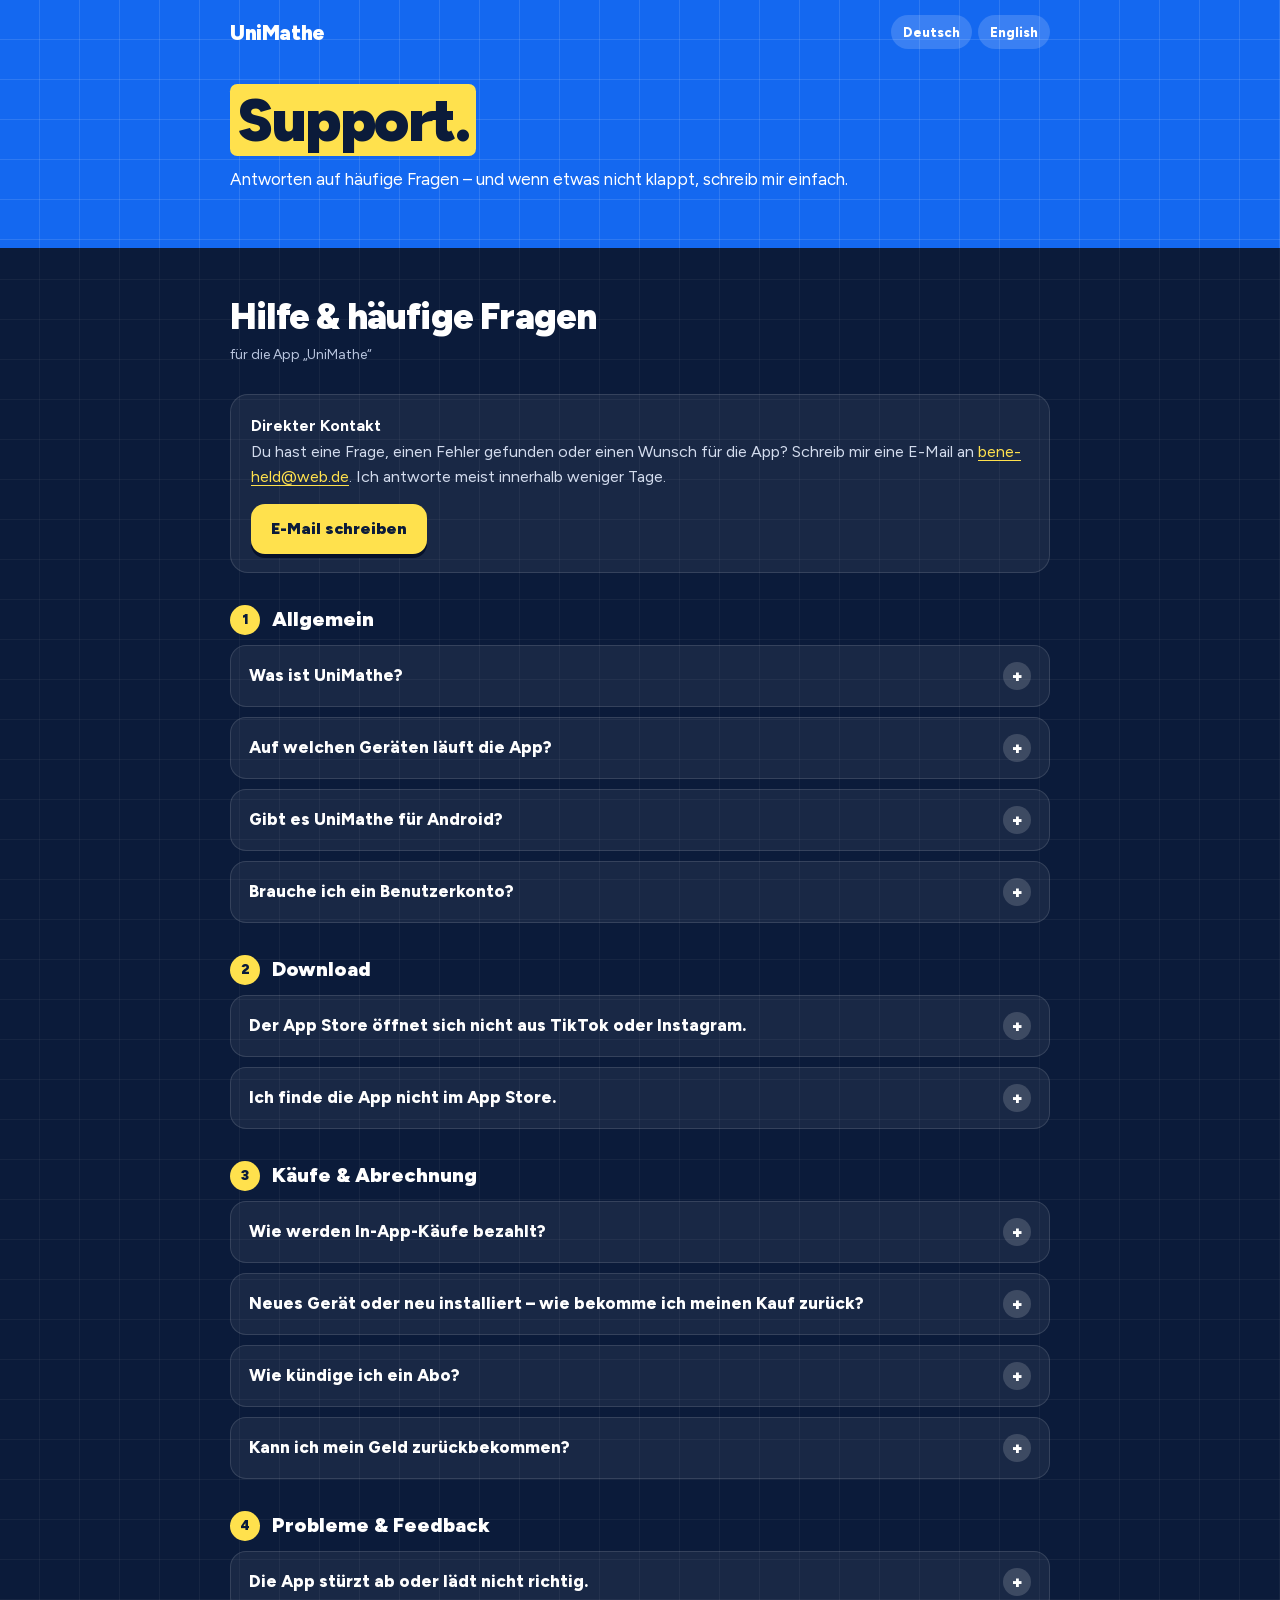
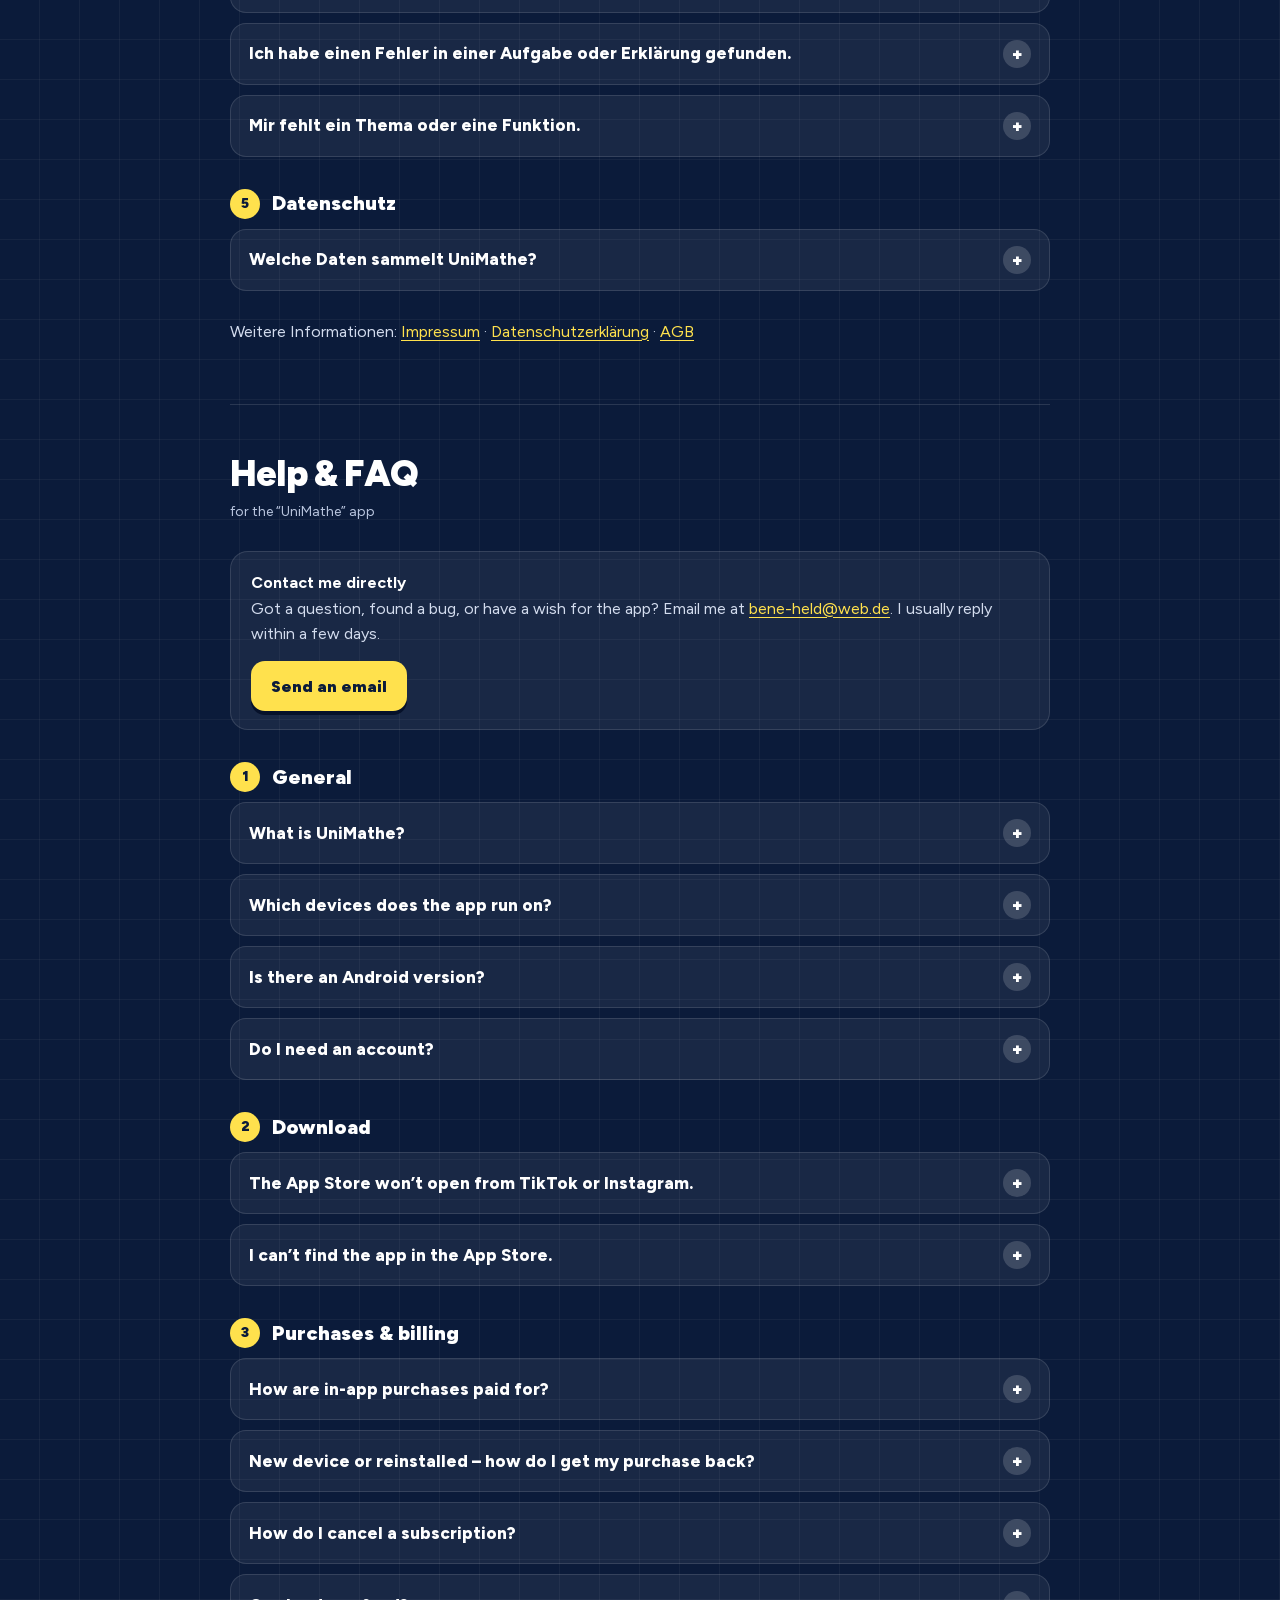
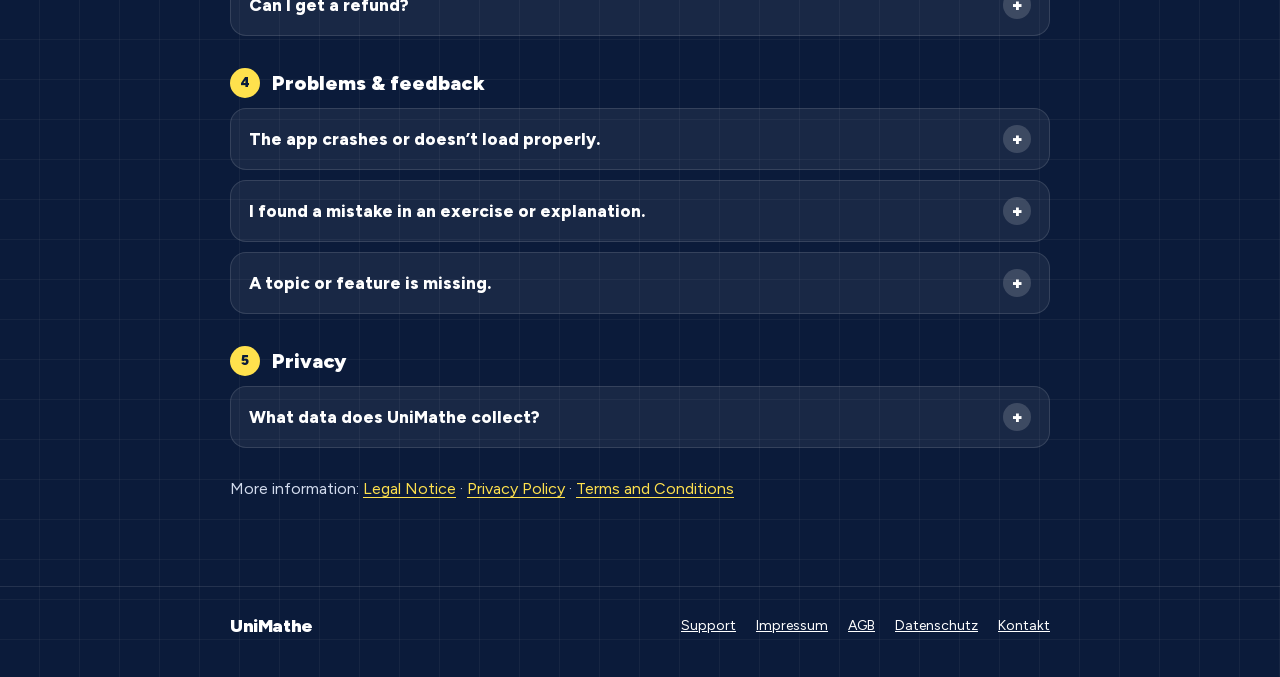
<file: support/index.html>
<!DOCTYPE html>
<html lang="de">
<head>
<meta charset="utf-8">
<meta name="viewport" content="width=device-width, initial-scale=1, viewport-fit=cover">
<title>Support – UniMathe</title>
<meta name="description" content="Hilfe und häufige Fragen zur App UniMathe: Download, In-App-Käufe, Fehler melden und Kontakt. Help and FAQ.">
<meta name="theme-color" content="#1468F0">
<link rel="icon" href="/assets/img/favicon.png" type="image/png">
<link rel="apple-touch-icon" href="/assets/img/apple-touch-icon.png">
<link rel="preload" href="/assets/fonts/figtree-latin.woff2" as="font" type="font/woff2" crossorigin>
<link rel="stylesheet" href="/assets/css/site.css">
<link rel="stylesheet" href="/assets/css/legal.css">
</head>
<body class="um-navy">

<section class="um-blue legal-hero">
  <header class="legal-header">
    <a href="/" class="legal-logo">UniMathe</a>
    <nav class="legal-lang" aria-label="Sprache / Language">
      <a href="#de" hreflang="de">Deutsch</a>
      <a href="#en" hreflang="en">English</a>
    </nav>
  </header>
  <div class="legal-intro">
    <h1><span class="legal-mark">Support.</span></h1>
    <p>Antworten auf häufige Fragen – und wenn etwas nicht klappt, schreib mir einfach.</p>
  </div>
</section>

<main class="legal-main">

  <!-- ===================== DEUTSCH ===================== -->
  <article class="legal-doc" id="de" lang="de">
    <h2>Hilfe &amp; häufige Fragen</h2>
    <p class="legal-date">für die App „UniMathe“</p>

    <div class="legal-card support-contact">
      <p><strong>Direkter Kontakt</strong><br>Du hast eine Frage, einen Fehler gefunden oder einen Wunsch für die App? Schreib mir eine E-Mail an <a href="mailto:bene-held@web.de">bene-held@web.de</a>. Ich antworte meist innerhalb weniger Tage.</p>
      <a class="support-btn" href="mailto:bene-held@web.de?subject=UniMathe%20Support">E-Mail schreiben</a>
    </div>

    <h3><span class="legal-num">1</span>Allgemein</h3>
    <div class="support-faq">
      <details>
        <summary>Was ist UniMathe?</summary>
        <div><p>UniMathe hilft dir, Hochschulmathe zu verstehen: mit visuellen Erklärungen in kurzen Schritten, rund 1.000 Übungen mit vollständigem Lösungsweg und Probeklausuren zu Fächern wie Mathematik I, Analysis I und Lineare Algebra I. Die Themen reichen vom Brückenkurs bis zur Numerik.</p></div>
      </details>
      <details>
        <summary>Auf welchen Geräten läuft die App?</summary>
        <div><p>UniMathe gibt es für iPhone und iPad im <a href="/go">Apple App Store</a>.</p></div>
      </details>
      <details>
        <summary>Gibt es UniMathe für Android?</summary>
        <div><p>Eine Android-Version ist in Vorbereitung. Sobald sie im Google Play Store verfügbar ist, findest du den Link hier auf der Website.</p></div>
      </details>
      <details>
        <summary>Brauche ich ein Benutzerkonto?</summary>
        <div><p>Nein. Du kannst die App ohne Registrierung und ohne Anmeldung nutzen.</p></div>
      </details>
    </div>

    <h3><span class="legal-num">2</span>Download</h3>
    <div class="support-faq">
      <details>
        <summary>Der App Store öffnet sich nicht aus TikTok oder Instagram.</summary>
        <div>
          <p>Apps wie TikTok und Instagram öffnen Links in ihrem eigenen Browser, der den App Store manchmal blockiert. So klappt es:</p>
          <ul>
            <li>Tippe oben rechts auf <strong>⋯</strong> und wähle <strong>„Im Browser öffnen“</strong>, oder</li>
            <li>öffne den App Store direkt und suche nach <strong>UniMathe</strong>.</li>
          </ul>
          <p>Eine bebilderte Anleitung findest du unter <a href="/go?help=1">unimathe.app/go?help=1</a>.</p>
        </div>
      </details>
      <details>
        <summary>Ich finde die App nicht im App Store.</summary>
        <div><p>Suche im App Store nach <strong>UniMathe</strong> oder öffne <a href="/go">unimathe.app/go</a> in Safari – du wirst dann direkt weitergeleitet. Prüfe außerdem, ob dein iPhone oder iPad auf einem aktuellen iOS-Stand ist.</p></div>
      </details>
    </div>

    <h3><span class="legal-num">3</span>Käufe &amp; Abrechnung</h3>
    <div class="support-faq">
      <details>
        <summary>Wie werden In-App-Käufe bezahlt?</summary>
        <div><p>Alle Käufe laufen über den Apple App Store, also über deine Apple-ID und die dort hinterlegte Zahlungsmethode. Ich selbst sehe keine Zahlungsdaten.</p></div>
      </details>
      <details>
        <summary>Neues Gerät oder neu installiert – wie bekomme ich meinen Kauf zurück?</summary>
        <div><p>Käufe sind an deine Apple-ID gebunden. Melde dich auf dem Gerät mit derselben Apple-ID im App Store an und installiere UniMathe; die App prüft dann über Apple, ob dein Kauf freigeschaltet ist. Klappt das nicht, schreib mir eine E-Mail.</p></div>
      </details>
      <details>
        <summary>Wie kündige ich ein Abo?</summary>
        <div><p>Abos verwaltest und kündigst du über Apple: <strong>Einstellungen → [dein Name] → Abonnements</strong>. Die Kündigung muss spätestens 24 Stunden vor Ende des laufenden Zeitraums erfolgen; bis dahin kannst du die App weiter nutzen. Das Löschen der App beendet ein Abo nicht.</p></div>
      </details>
      <details>
        <summary>Kann ich mein Geld zurückbekommen?</summary>
        <div><p>Erstattungen bearbeitet ausschließlich Apple. Du kannst sie unter <a href="https://reportaproblem.apple.com" rel="noopener">reportaproblem.apple.com</a> beantragen. Weitere Infos findest du in den <a href="/agb">AGB</a>.</p></div>
      </details>
    </div>

    <h3><span class="legal-num">4</span>Probleme &amp; Feedback</h3>
    <div class="support-faq">
      <details>
        <summary>Die App stürzt ab oder lädt nicht richtig.</summary>
        <div>
          <p>Probiere bitte zuerst:</p>
          <ul>
            <li>App vollständig schließen und neu öffnen,</li>
            <li>UniMathe und iOS im App Store bzw. in den Einstellungen aktualisieren,</li>
            <li>das Gerät neu starten.</li>
          </ul>
          <p>Hilft das nicht, schreib mir an <a href="mailto:bene-held@web.de?subject=UniMathe%20Fehler">bene-held@web.de</a> mit Gerätemodell, iOS-Version und einer kurzen Beschreibung, wann der Fehler auftritt. Ein Screenshot hilft sehr.</p>
        </div>
      </details>
      <details>
        <summary>Ich habe einen Fehler in einer Aufgabe oder Erklärung gefunden.</summary>
        <div><p>Danke! Schick mir bitte eine E-Mail mit dem Kapitel bzw. der Aufgabe und am besten einem Screenshot. Gefundene Fehler korrigiere ich mit dem nächsten Update.</p></div>
      </details>
      <details>
        <summary>Mir fehlt ein Thema oder eine Funktion.</summary>
        <div><p>Wünsche und Ideen sind jederzeit willkommen – schreib mir einfach, welches Fach, welche Vorlesung oder welche Funktion dir helfen würde.</p></div>
      </details>
    </div>

    <h3><span class="legal-num">5</span>Datenschutz</h3>
    <div class="support-faq">
      <details>
        <summary>Welche Daten sammelt UniMathe?</summary>
        <div><p>Keine personenbezogenen Daten: kein Konto, kein Tracking, keine Werbung. Details findest du in der <a href="/datenschutz">Datenschutzerklärung</a>.</p></div>
      </details>
    </div>

    <p style="margin-top: 28px">Weitere Informationen: <a href="/impressum">Impressum</a> · <a href="/datenschutz">Datenschutzerklärung</a> · <a href="/agb">AGB</a></p>
  </article>

  <hr class="legal-sep">

  <!-- ===================== ENGLISH ===================== -->
  <article class="legal-doc" id="en" lang="en">
    <h2>Help &amp; FAQ</h2>
    <p class="legal-date">for the “UniMathe” app</p>

    <div class="legal-card support-contact">
      <p><strong>Contact me directly</strong><br>Got a question, found a bug, or have a wish for the app? Email me at <a href="mailto:bene-held@web.de">bene-held@web.de</a>. I usually reply within a few days.</p>
      <a class="support-btn" href="mailto:bene-held@web.de?subject=UniMathe%20Support">Send an email</a>
    </div>

    <h3><span class="legal-num">1</span>General</h3>
    <div class="support-faq">
      <details>
        <summary>What is UniMathe?</summary>
        <div><p>UniMathe helps you understand university mathematics: visual explanations in short steps, around 1,000 exercises with complete worked solutions, and mock exams for courses such as Mathematics I, Analysis I and Linear Algebra I. Topics range from a bridging course to numerical analysis. The app content is in German.</p></div>
      </details>
      <details>
        <summary>Which devices does the app run on?</summary>
        <div><p>UniMathe is available for iPhone and iPad on the <a href="/go">Apple App Store</a>.</p></div>
      </details>
      <details>
        <summary>Is there an Android version?</summary>
        <div><p>An Android version is in preparation. As soon as it is available on Google Play, you will find the link on this website.</p></div>
      </details>
      <details>
        <summary>Do I need an account?</summary>
        <div><p>No. You can use the app without registering or signing in.</p></div>
      </details>
    </div>

    <h3><span class="legal-num">2</span>Download</h3>
    <div class="support-faq">
      <details>
        <summary>The App Store won’t open from TikTok or Instagram.</summary>
        <div>
          <p>TikTok and Instagram open links in their own in-app browser, which sometimes blocks the App Store. Here’s how to get there:</p>
          <ul>
            <li>Tap <strong>⋯</strong> in the top right corner and choose <strong>“Open in browser”</strong>, or</li>
            <li>open the App Store directly and search for <strong>UniMathe</strong>.</li>
          </ul>
          <p>A step-by-step guide is available at <a href="/go?help=1">unimathe.app/go?help=1</a>.</p>
        </div>
      </details>
      <details>
        <summary>I can’t find the app in the App Store.</summary>
        <div><p>Search the App Store for <strong>UniMathe</strong>, or open <a href="/go">unimathe.app/go</a> in Safari to be redirected directly. Also make sure your iPhone or iPad is running a current version of iOS.</p></div>
      </details>
    </div>

    <h3><span class="legal-num">3</span>Purchases &amp; billing</h3>
    <div class="support-faq">
      <details>
        <summary>How are in-app purchases paid for?</summary>
        <div><p>All purchases are handled by the Apple App Store, using your Apple ID and the payment method stored there. I never see your payment details.</p></div>
      </details>
      <details>
        <summary>New device or reinstalled – how do I get my purchase back?</summary>
        <div><p>Purchases are tied to your Apple ID. Sign in to the App Store with the same Apple ID and install UniMathe; the app then checks with Apple whether your purchase is unlocked. If that doesn’t work, send me an email.</p></div>
      </details>
      <details>
        <summary>How do I cancel a subscription?</summary>
        <div><p>Subscriptions are managed and cancelled through Apple: <strong>Settings → [your name] → Subscriptions</strong>. Cancel at least 24 hours before the end of the current period; you can keep using the app until then. Deleting the app does not cancel a subscription.</p></div>
      </details>
      <details>
        <summary>Can I get a refund?</summary>
        <div><p>Refunds are handled exclusively by Apple. You can request one at <a href="https://reportaproblem.apple.com" rel="noopener">reportaproblem.apple.com</a>. See also the <a href="/agb#en">Terms and Conditions</a>.</p></div>
      </details>
    </div>

    <h3><span class="legal-num">4</span>Problems &amp; feedback</h3>
    <div class="support-faq">
      <details>
        <summary>The app crashes or doesn’t load properly.</summary>
        <div>
          <p>Please try the following first:</p>
          <ul>
            <li>fully close the app and open it again,</li>
            <li>update UniMathe and iOS via the App Store and Settings,</li>
            <li>restart your device.</li>
          </ul>
          <p>If that doesn’t help, email me at <a href="mailto:bene-held@web.de?subject=UniMathe%20Bug">bene-held@web.de</a> with your device model, iOS version and a short description of when the problem occurs. A screenshot helps a lot.</p>
        </div>
      </details>
      <details>
        <summary>I found a mistake in an exercise or explanation.</summary>
        <div><p>Thank you! Please email me the chapter or exercise, ideally with a screenshot. I fix reported mistakes in the next update.</p></div>
      </details>
      <details>
        <summary>A topic or feature is missing.</summary>
        <div><p>Ideas and requests are always welcome – just tell me which subject, lecture or feature would help you.</p></div>
      </details>
    </div>

    <h3><span class="legal-num">5</span>Privacy</h3>
    <div class="support-faq">
      <details>
        <summary>What data does UniMathe collect?</summary>
        <div><p>No personal data: no account, no tracking, no ads. See the <a href="/datenschutz#en">Privacy Policy</a> for details.</p></div>
      </details>
    </div>

    <p style="margin-top: 28px">More information: <a href="/impressum#en">Legal Notice</a> · <a href="/datenschutz#en">Privacy Policy</a> · <a href="/agb#en">Terms and Conditions</a></p>
  </article>

</main>

<footer class="legal-footer">
  <div>
    <a href="/" class="legal-logo" style="font-size: 18px">UniMathe</a>
    <nav aria-label="Rechtliches">
      <a href="/support">Support</a>
      <a href="/impressum">Impressum</a>
      <a href="/agb">AGB</a>
      <a href="/datenschutz">Datenschutz</a>
      <a href="mailto:bene-held@web.de">Kontakt</a>
    </nav>
  </div>
</footer>

</body>
</html>
</file>
<file: assets/css/site.css>
/* UniMathe – gemeinsame Styles für / und /go */

@font-face {
  font-family: 'Figtree';
  font-style: normal;
  font-weight: 400 900;
  font-display: swap;
  src: url("/assets/fonts/figtree-latin.woff2") format('woff2');
  unicode-range: U+0000-00FF, U+0131, U+0152-0153, U+02BB-02BC, U+02C6, U+02DA, U+02DC, U+0304, U+0308, U+0329, U+2000-206F, U+20AC, U+2122, U+2191, U+2193, U+2212, U+2215, U+FEFF, U+FFFD;
}
@font-face {
  font-family: 'Noto Serif';
  font-style: italic;
  font-weight: 500;
  font-display: swap;
  src: url("/assets/fonts/noto-serif-italic-latin.woff2") format('woff2');
  unicode-range: U+0000-00FF, U+0131, U+0152-0153, U+02BB-02BC, U+02C6, U+02DA, U+02DC, U+0304, U+0308, U+0329, U+2000-206F, U+20AC, U+2122, U+2191, U+2193, U+2212, U+2215, U+FEFF, U+FFFD;
}

*, *::before, *::after { box-sizing: border-box; }
html { -webkit-text-size-adjust: 100%; text-size-adjust: 100%; scroll-behavior: smooth; }
html, body { overflow-x: hidden; overflow-x: clip; }
body { margin: 0; background: #0B1B3A; color: #FFFFFF; font-family: Figtree, system-ui, -apple-system, sans-serif; -webkit-font-smoothing: antialiased; }
img, svg { max-width: none; }
a { color: #FFFFFF; }
a:hover { color: #FFE14D; }
a:focus-visible { outline: 3px solid #FFE14D; outline-offset: 3px; border-radius: 6px; }

/* Raster-Hintergründe aus dem Entwurf */
.um-blue {
  background-color: #1468F0;
  background-image: linear-gradient(rgba(255,255,255,.11) 1px, transparent 1px), linear-gradient(90deg, rgba(255,255,255,.11) 1px, transparent 1px);
  background-size: 40px 40px;
  background-position: -1px -1px;
}
.um-navy {
  background-color: #0B1B3A;
  background-image: linear-gradient(rgba(255,255,255,.045) 1px, transparent 1px), linear-gradient(90deg, rgba(255,255,255,.045) 1px, transparent 1px);
  background-size: 40px 40px;
  background-position: -1px -1px;
}

/* Gelbe Buttons: Hover/Active wie ein echter Knopf */
a[href^="/go"][style*="#FFE14D"] { transition: transform .12s ease, box-shadow .12s ease; }
a[href^="/go"][style*="#FFE14D"]:hover { color: #0B1B3A; transform: translateY(-1px); }
a[href^="/go"][style*="#FFE14D"]:active { transform: translateY(4px); box-shadow: 0 1px 0 #0B1B3A !important; }

.help-link {
  display: inline-block;
  font-size: 13px;
  font-weight: 600;
  color: #FFFFFF;
  opacity: .85;
  text-decoration: underline;
  text-underline-offset: 3px;
}
.help-link:hover { opacity: 1; }

/* Layout-Umschaltung: Mobile-Entwurf bis 759px, Desktop-Entwurf ab 760px */
.layout-mobile { display: none !important; }
@media (max-width: 759px) {
  .layout-desktop { display: none !important; }
  .layout-mobile { display: flex !important; }
}

/* Skalierbare Illustrationen (Mobile): feste Entwurfsgröße, per JS auf die verfügbare Breite skaliert */
.scene { --s: 1; }
.scene-inner {
  position: absolute;
  left: 50%;
  top: 0;
  transform: translateX(-50%) scale(var(--s));
  transform-origin: top center;
}

/* Desktop: zu lange Überschriften auf mittleren Breiten abfangen */
@media (min-width: 760px) and (max-width: 1100px) {
  .layout-desktop h1 { font-size: clamp(48px, 6.4vw, 70px) !important; letter-spacing: -1.6px !important; }
  .layout-desktop h2 { font-size: clamp(40px, 5.4vw, 60px) !important; }
}
.layout h1, .layout h2, .layout h3 { overflow-wrap: break-word; hyphens: manual; }

/* Sticky-CTA (nur Mobile) */
.sticky-cta {
  position: fixed;
  left: 0; right: 0; bottom: 0;
  z-index: 50;
  padding: 12px 16px calc(18px + env(safe-area-inset-bottom, 0px));
  display: none;
  align-items: center;
  gap: 12px;
  background: rgba(11,27,58,0.96);
  border-top: 1px solid rgba(255,255,255,0.14);
  -webkit-backdrop-filter: blur(12px);
  backdrop-filter: blur(12px);
  transform: translateY(110%);
  transition: transform .25s ease;
}
.sticky-cta.is-visible { transform: translateY(0); }
@media (max-width: 759px) {
  .sticky-cta { display: flex; }
  .layout-mobile footer { padding-bottom: calc(110px + env(safe-area-inset-bottom, 0px)) !important; }
}
@media (prefers-reduced-motion: reduce) {
  html { scroll-behavior: auto; }
  .sticky-cta, a[href^="/go"] { transition: none !important; }
}
</file>
<file: assets/css/legal.css>
/* Rechtliche Seiten (Datenschutz) im UniMathe-Design */
.legal-hero { padding: 0 0 56px; }
.legal-header {
  width: 100%; max-width: 860px; margin: 0 auto;
  padding: 0 20px; min-height: 64px;
  display: flex; align-items: center; justify-content: space-between; gap: 16px;
}
.legal-logo { font-size: 21px; font-weight: 900; letter-spacing: -0.4px; color: #FFFFFF; text-decoration: none; }
.legal-lang { display: flex; gap: 6px; }
.legal-lang a {
  height: 34px; padding: 0 12px; border-radius: 999px;
  display: flex; align-items: center;
  background: rgba(255,255,255,0.16); color: #FFFFFF;
  font-size: 13px; font-weight: 800; text-decoration: none;
}
.legal-lang a:hover { background: #FFE14D; color: #0B1B3A; }
.legal-intro { width: 100%; max-width: 860px; margin: 0 auto; padding: 24px 20px 0; }
.legal-intro h1 { margin: 0 0 14px; font-size: clamp(34px, 7vw, 60px); line-height: 1.08; font-weight: 900; letter-spacing: -1.5px; }
.legal-mark {
  background: #FFE14D; color: #0B1B3A;
  padding: 0 0.12em; border-radius: 0.12em;
  -webkit-box-decoration-break: clone; box-decoration-break: clone;
}
.legal-intro p { margin: 0; font-size: 17px; line-height: 1.5; max-width: 620px; }

.legal-main { width: 100%; max-width: 860px; margin: 0 auto; padding: 48px 20px 72px; display: flex; flex-direction: column; gap: 48px; }
.legal-doc h2 { margin: 0 0 6px; font-size: clamp(26px, 4.5vw, 36px); line-height: 1.15; font-weight: 900; letter-spacing: -0.8px; }
.legal-doc .legal-date { margin: 0 0 28px; font-size: 14px; color: #B9C5DE; }
.legal-doc h3 {
  margin: 32px 0 10px;
  display: flex; align-items: center; gap: 12px;
  font-size: 20px; line-height: 1.25; font-weight: 900;
}
.legal-num {
  width: 30px; height: 30px; flex-shrink: 0;
  border-radius: 15px; background: #FFE14D; color: #0B1B3A;
  font-size: 14px; font-weight: 900;
  display: flex; align-items: center; justify-content: center;
}
.legal-doc p, .legal-doc li { font-size: 16px; line-height: 1.6; color: #D3DCEE; overflow-wrap: anywhere; }
.legal-doc p { margin: 0 0 12px; }
.legal-doc ul { margin: 0 0 12px; padding-left: 22px; }
.legal-doc strong { color: #FFFFFF; }
.legal-doc a { color: #FFE14D; text-underline-offset: 3px; }
.legal-doc a:hover { color: #FFFFFF; }
.legal-card {
  padding: 18px 20px; border-radius: 18px;
  background: rgba(255,255,255,0.06); border: 1px solid rgba(255,255,255,0.12);
}
.legal-card p:last-child { margin-bottom: 0; }
.legal-sep { height: 1px; background: rgba(255,255,255,0.12); border: 0; margin: 0; }

.legal-footer { border-top: 1px solid rgba(255,255,255,0.1); }
.legal-footer div {
  width: 100%; max-width: 860px; margin: 0 auto; padding: 28px 20px 40px;
  display: flex; flex-wrap: wrap; align-items: center; justify-content: space-between; gap: 16px;
}
.legal-footer nav { display: flex; flex-wrap: wrap; gap: 20px; font-size: 14px; }

/* Support-Seite: FAQ als aufklappbare Fragen */
.support-contact { display: flex; flex-direction: column; gap: 14px; }
.support-contact p { margin: 0; }
.support-btn {
  align-self: flex-start;
  display: inline-flex; align-items: center; gap: 10px;
  height: 50px; padding: 0 20px; border-radius: 14px;
  background: #FFE14D; color: #0B1B3A !important;
  font-size: 16px; font-weight: 900; text-decoration: none;
  box-shadow: 0 4px 0 #06112a;
  max-width: 100%; overflow-wrap: anywhere;
}
.support-btn:hover { filter: brightness(1.05); }
.support-faq { display: flex; flex-direction: column; gap: 10px; }
.support-faq details {
  border-radius: 16px;
  background: rgba(255,255,255,0.06); border: 1px solid rgba(255,255,255,0.12);
}
.support-faq summary {
  list-style: none; cursor: pointer;
  display: flex; align-items: center; justify-content: space-between; gap: 14px;
  padding: 16px 18px;
  font-size: 17px; line-height: 1.35; font-weight: 800; color: #FFFFFF;
}
.support-faq summary::-webkit-details-marker { display: none; }
.support-faq summary::after {
  content: "+"; flex-shrink: 0;
  width: 28px; height: 28px; border-radius: 14px;
  display: flex; align-items: center; justify-content: center;
  background: rgba(255,255,255,0.16); font-size: 18px; font-weight: 900;
}
.support-faq details[open] summary::after { content: "−"; background: #FFE14D; color: #0B1B3A; }
.support-faq details > div { padding: 0 18px 6px; }
</file>
